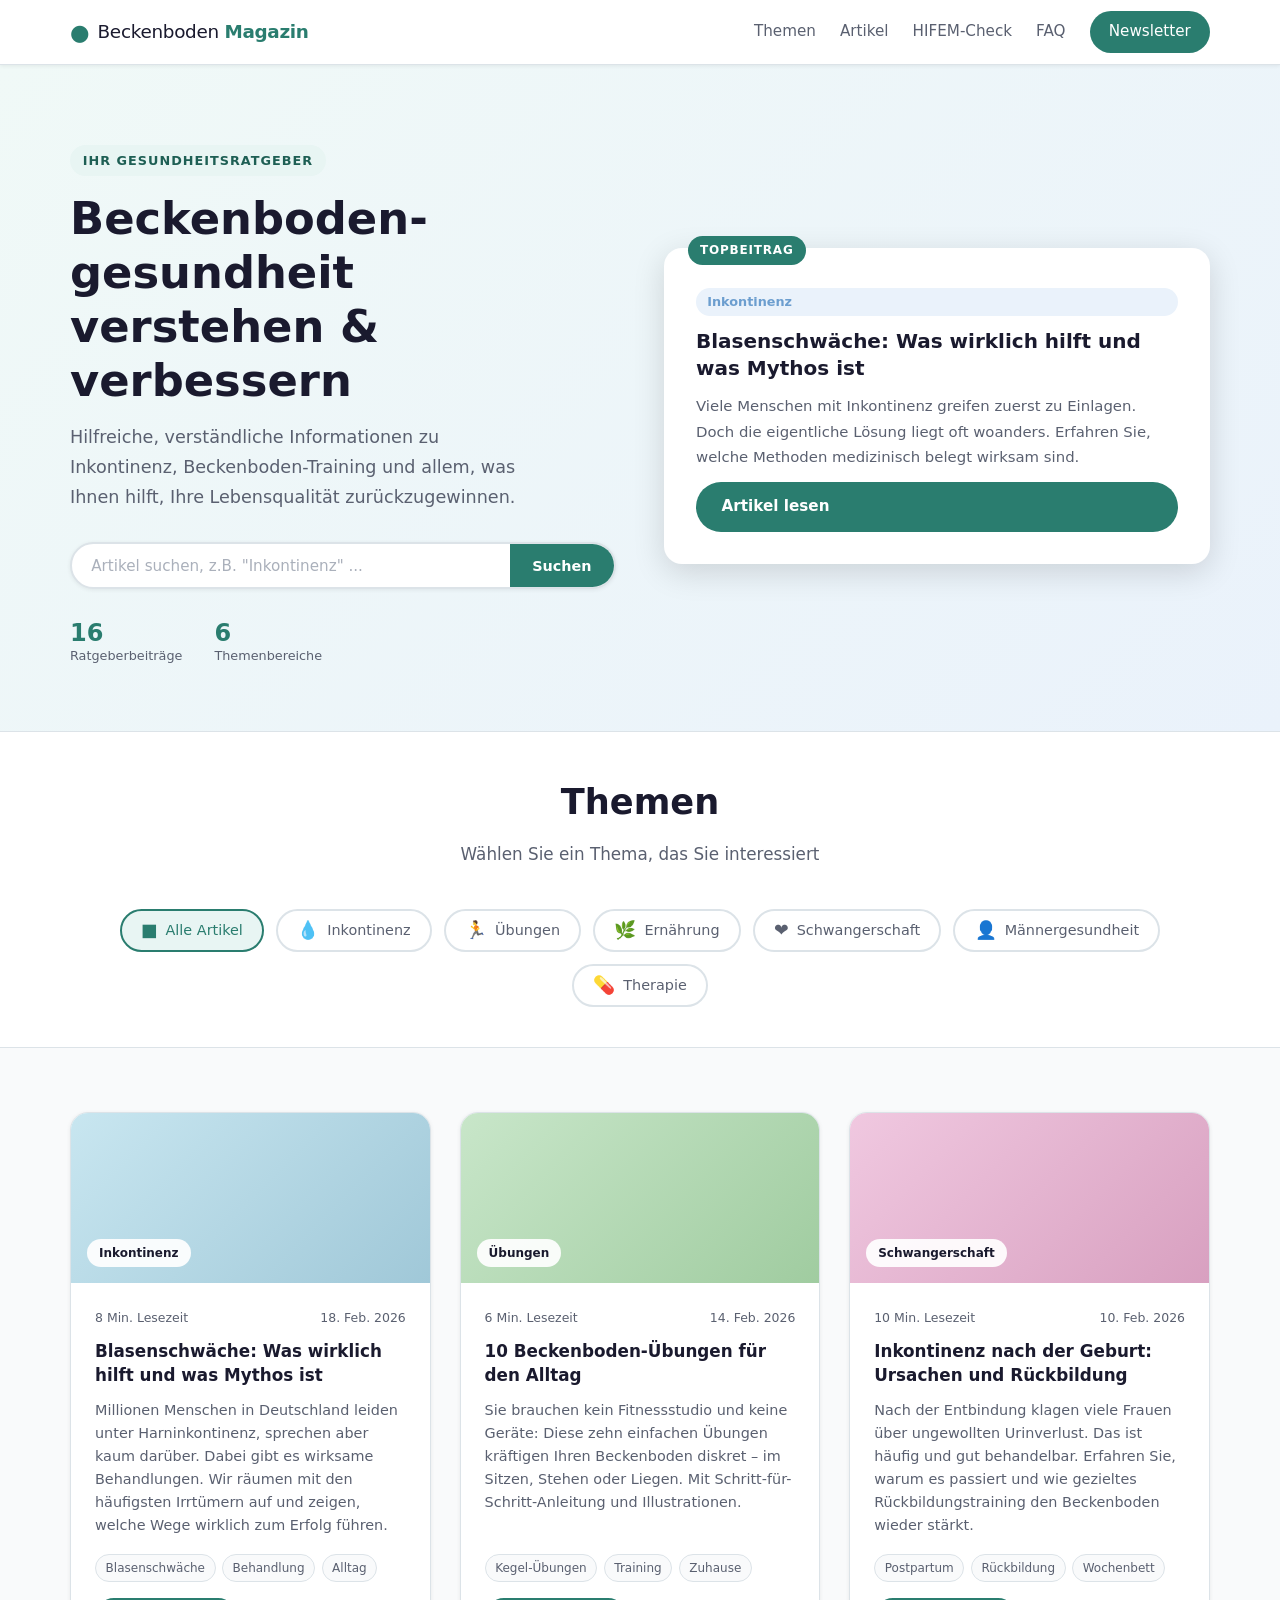
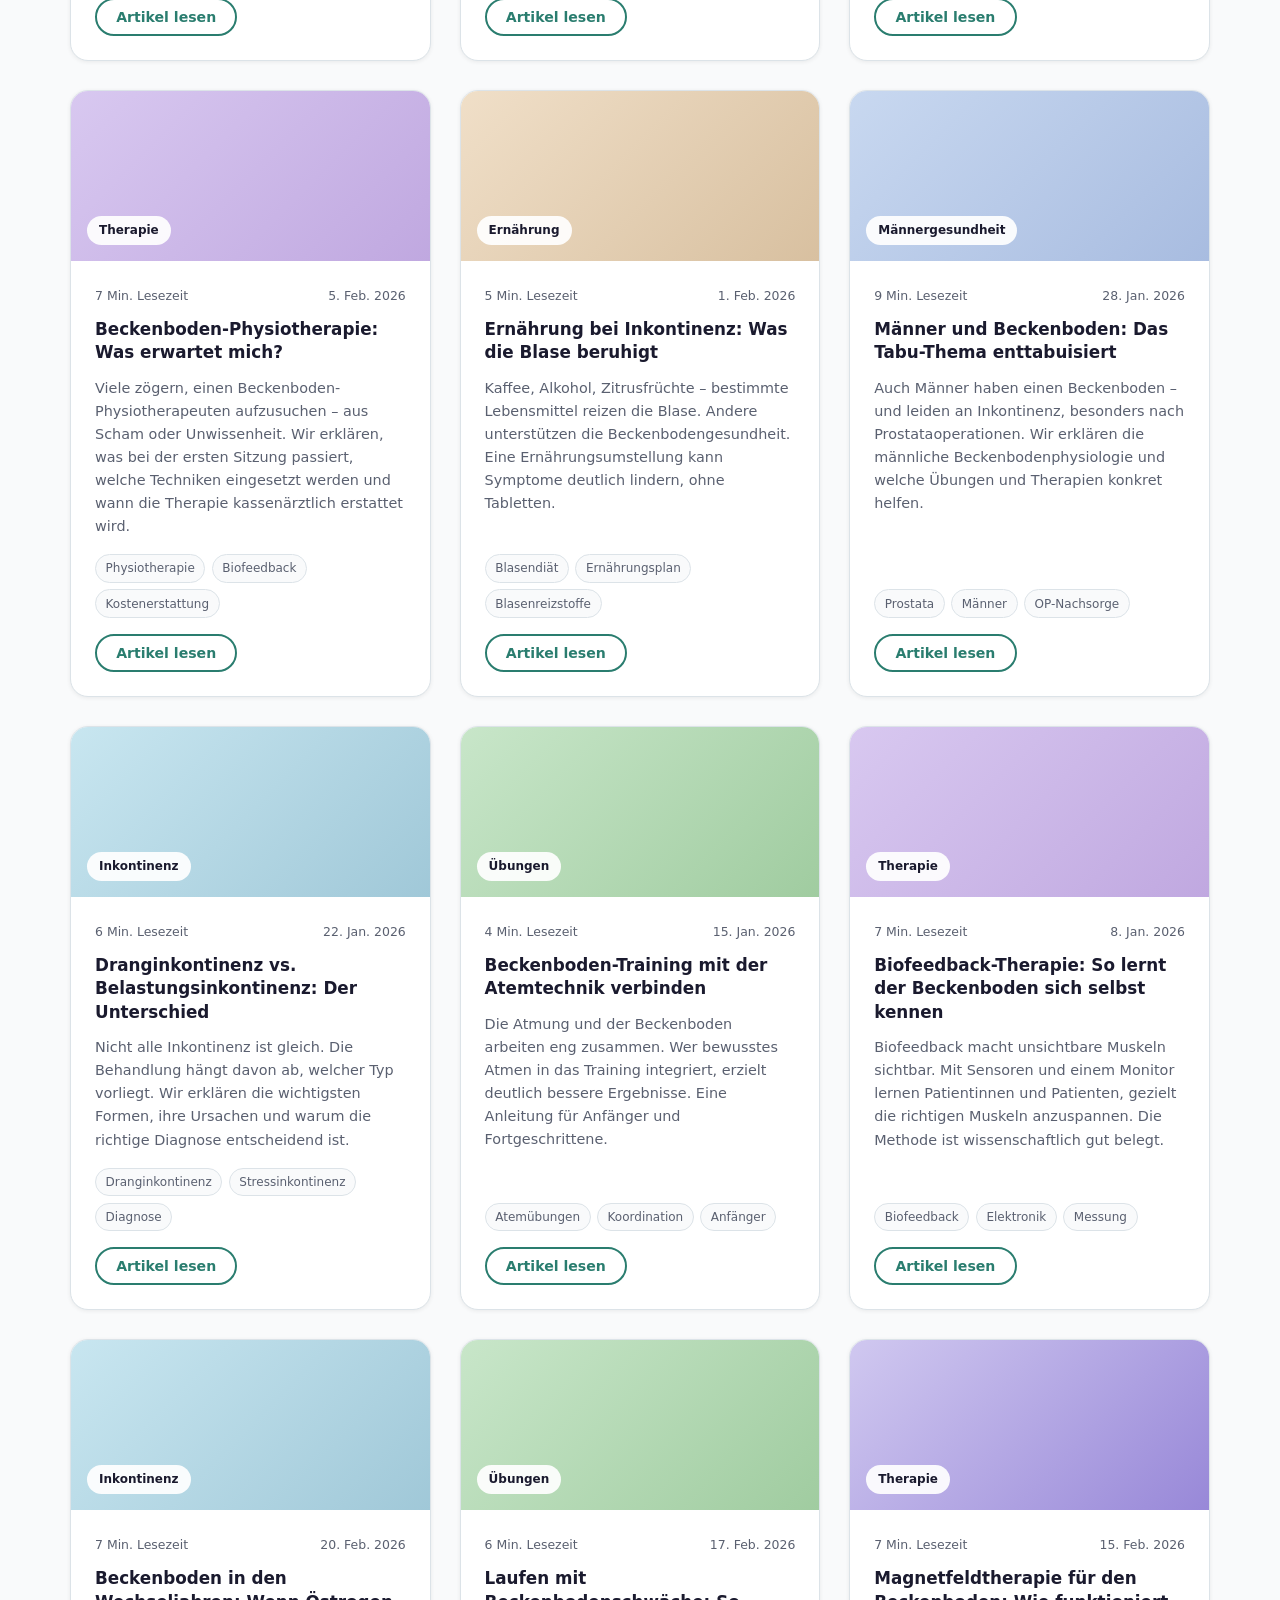
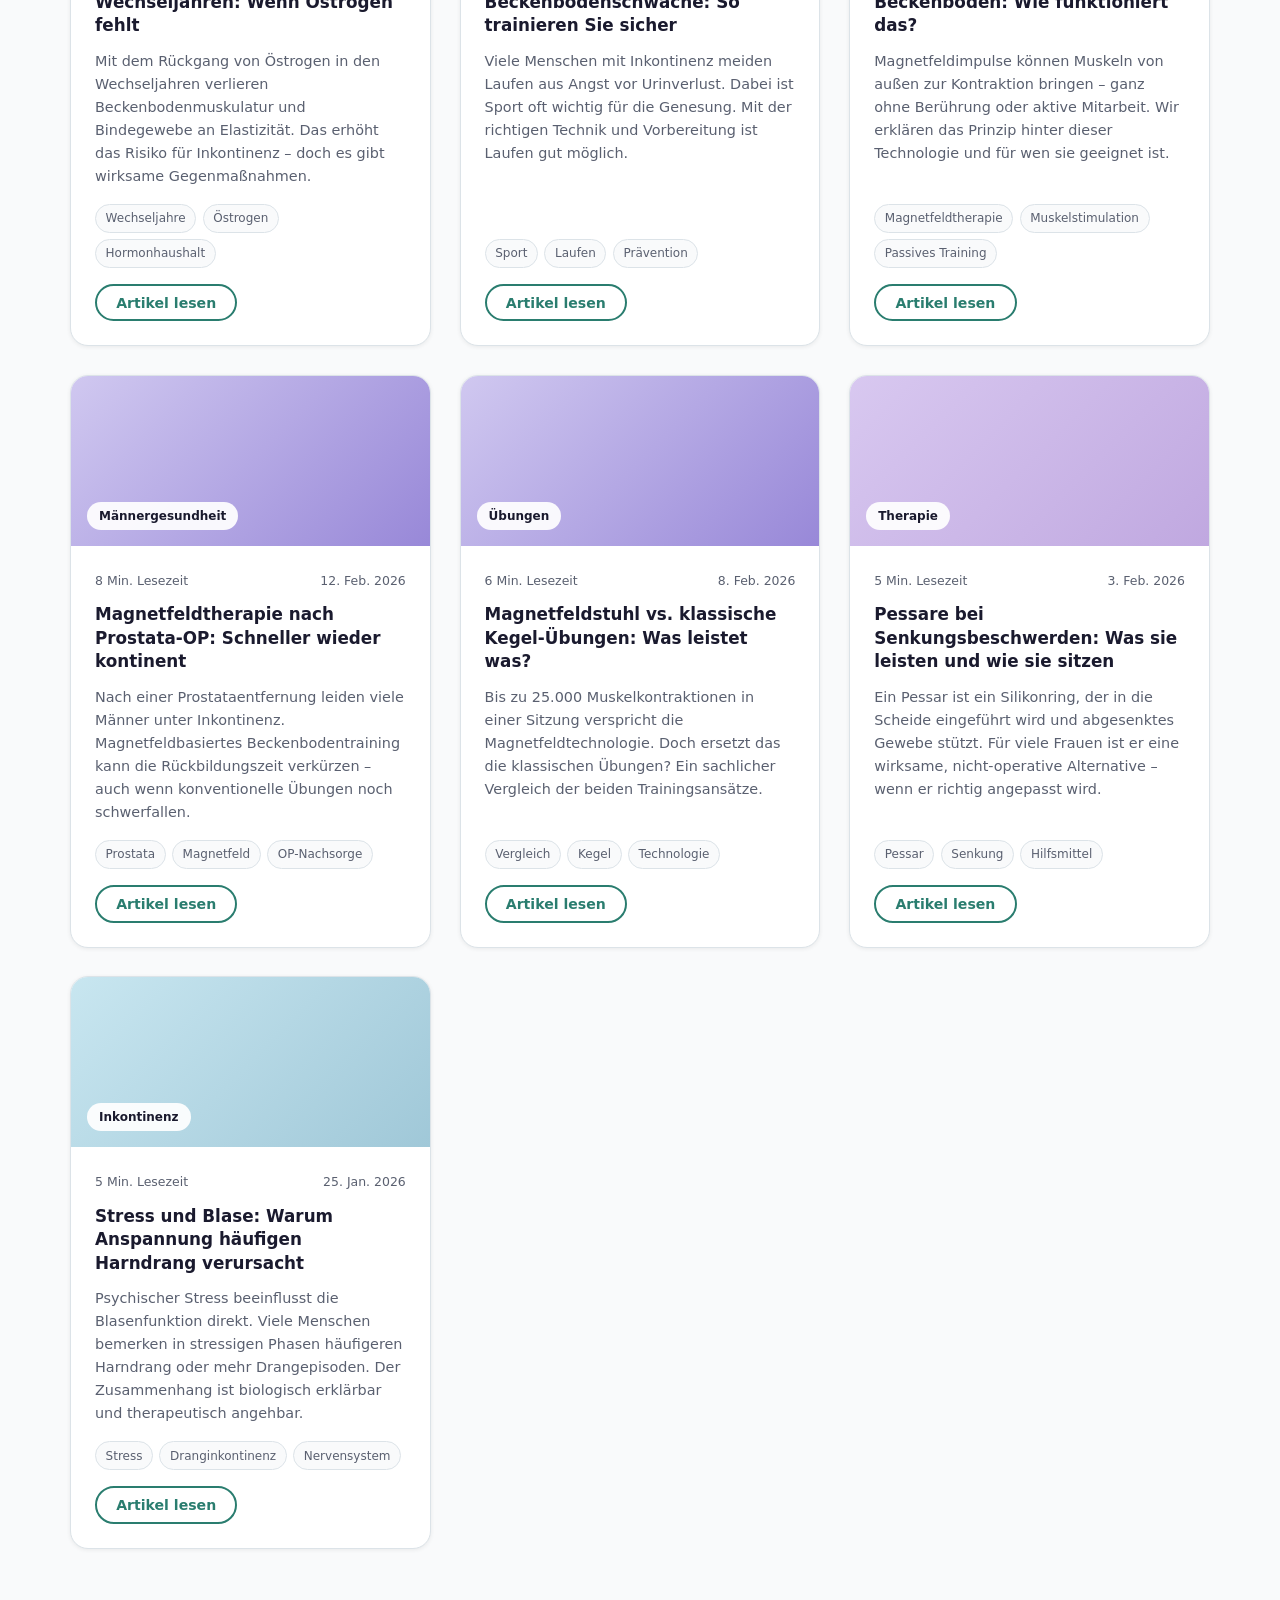
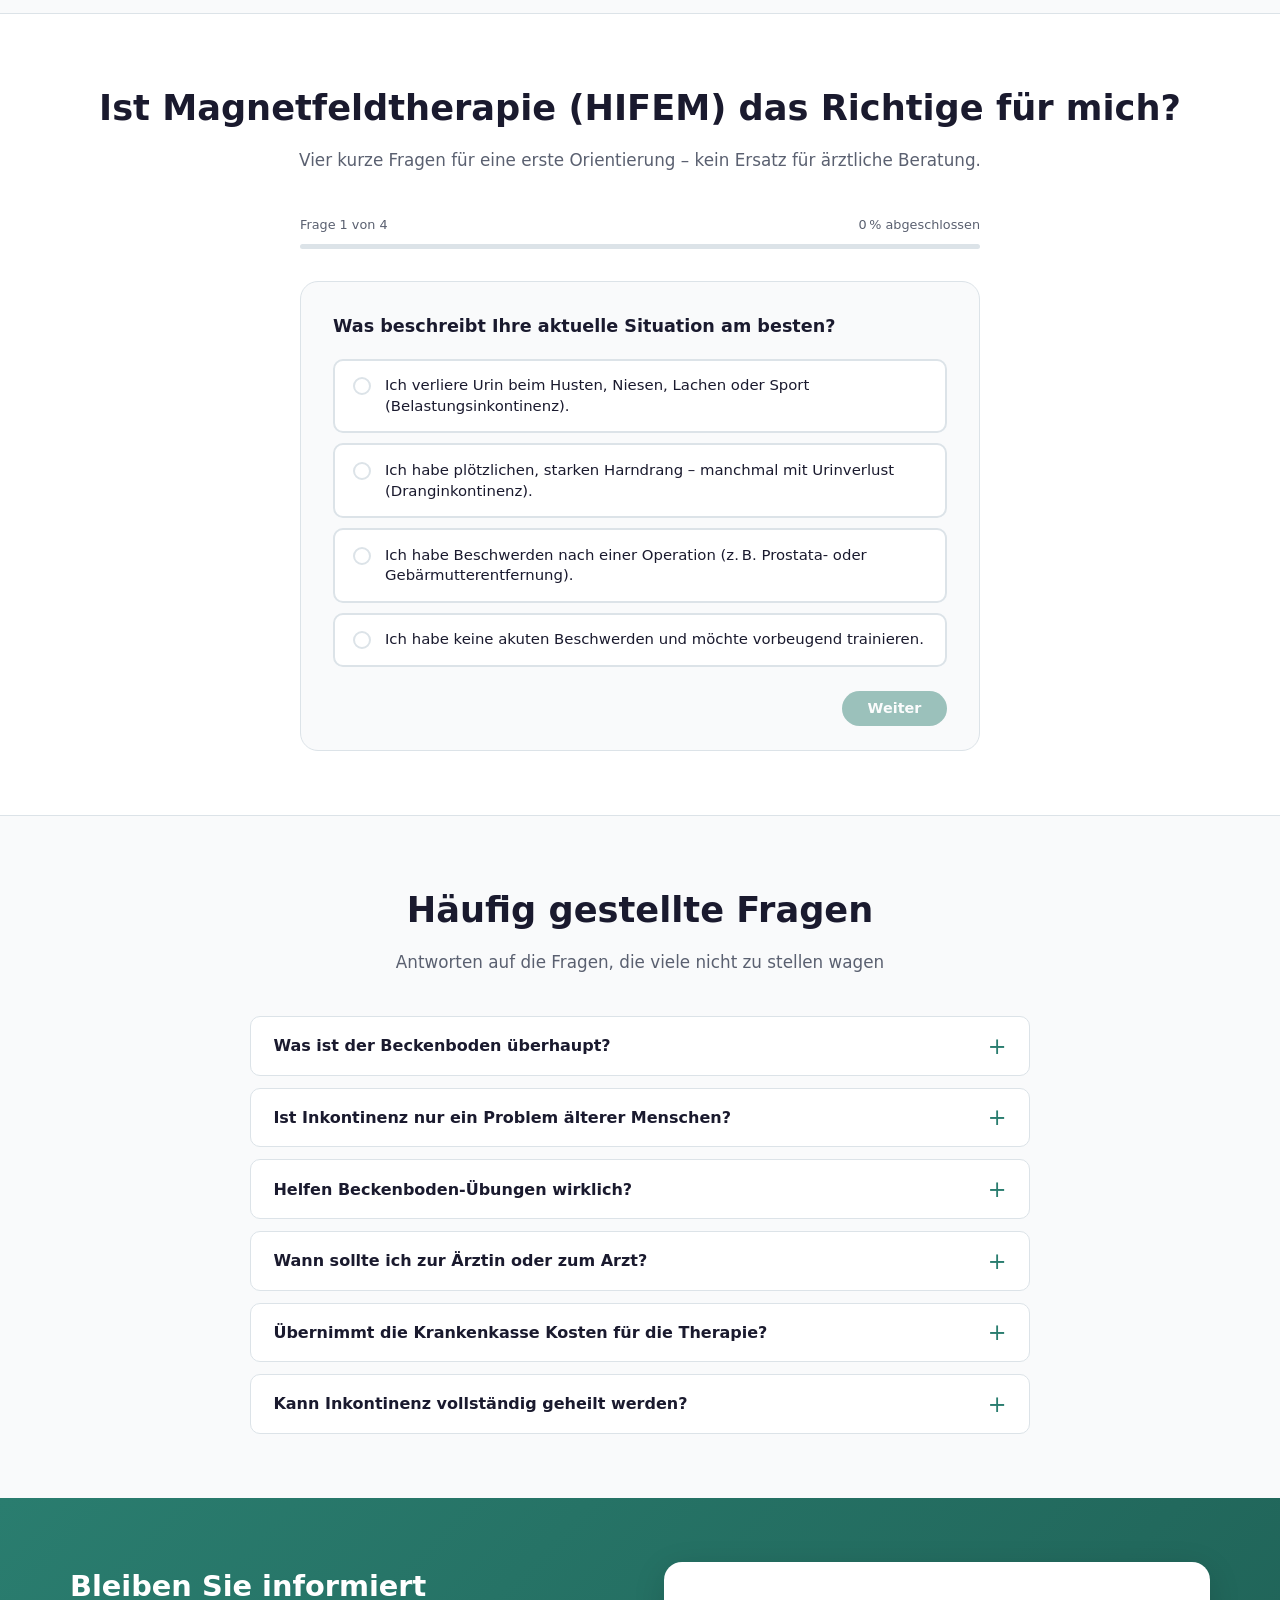
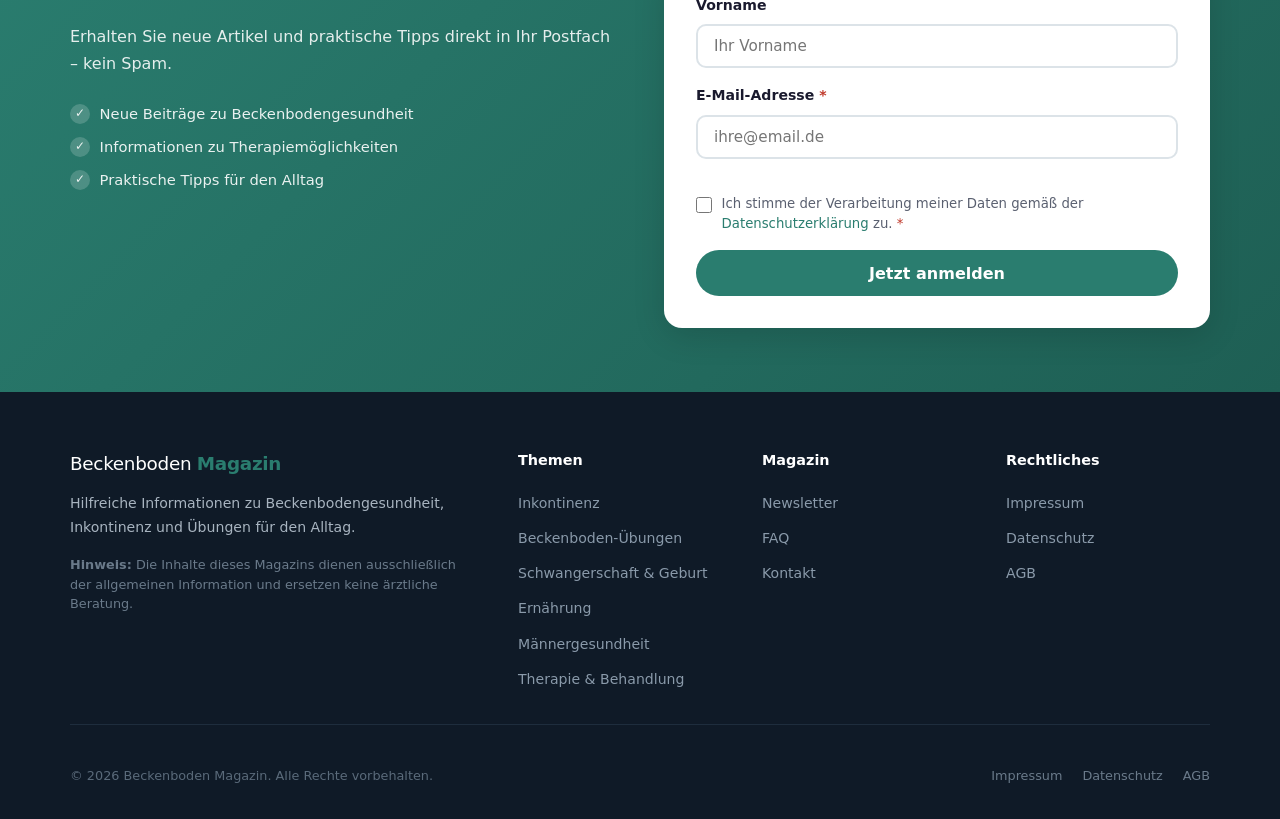
<file: index.html>
<!DOCTYPE html>
<html lang="de">
<head>
    <meta charset="UTF-8">
    <meta name="viewport" content="width=device-width, initial-scale=1.0">
    <meta name="description" content="Beckenboden Magazin - Expertenwissen zu Inkontinenz, Beckenboden-Übungen und Blasenschwäche. Hilfreiche Artikel für Ihre Gesundheit.">
    <title>Beckenboden Magazin - Ihr Ratgeber für Beckenbodengesundheit</title>
    <link rel="stylesheet" href="styles.css">
</head>
<body>

    <!-- Header -->
    <header class="header" id="top">
        <div class="container">
            <div class="header-content">
                <div class="logo">
                    <span class="logo-icon">&#9679;</span>
                    <span class="logo-text">Beckenboden <strong>Magazin</strong></span>
                </div>
                <nav class="main-nav" id="main-nav">
                    <a href="#kategorien">Themen</a>
                    <a href="#artikel">Artikel</a>
                    <a href="#quiz">HIFEM-Check</a>
                    <a href="#faq">FAQ</a>
                    <a href="#newsletter" class="btn-nav">Newsletter</a>
                </nav>
                <button class="nav-toggle" id="nav-toggle" aria-label="Menü öffnen">
                    <span></span><span></span><span></span>
                </button>
            </div>
        </div>
    </header>

    <!-- Hero -->
    <section class="hero">
        <div class="container">
            <div class="hero-inner">
                <div class="hero-text">
                    <span class="hero-tag">Ihr Gesundheitsratgeber</span>
                    <h1>Beckenboden&shy;gesundheit verstehen &amp; verbessern</h1>
                    <p class="hero-lead">Hilfreiche, verständliche Informationen zu Inkontinenz, Beckenboden-Training und allem, was Ihnen hilft, Ihre Lebensqualität zurückzugewinnen.</p>
                    <div class="hero-search">
                        <input type="text" id="search-input" placeholder="Artikel suchen, z.B. &quot;Inkontinenz&quot; ..." aria-label="Artikel suchen">
                        <button id="search-btn" aria-label="Suchen">Suchen</button>
                    </div>
                    <div class="hero-stats">
                        <div class="stat">
                            <strong>16</strong>
                            <span>Ratgeberbeiträge</span>
                        </div>
                        <div class="stat">
                            <strong>6</strong>
                            <span>Themenbereiche</span>
                        </div>
                    </div>
                </div>
                <div class="hero-featured">
                    <div class="featured-card">
                        <span class="featured-label">Topbeitrag</span>
                        <span class="featured-category">Inkontinenz</span>
                        <h2>Blasenschwäche: Was wirklich hilft und was Mythos ist</h2>
                        <p>Viele Menschen mit Inkontinenz greifen zuerst zu Einlagen. Doch die eigentliche Lösung liegt oft woanders. Erfahren Sie, welche Methoden medizinisch belegt wirksam sind.</p>
                        <a href="#artikel-inkontinenz" class="btn-primary">Artikel lesen</a>
                    </div>
                </div>
            </div>
        </div>
    </section>

    <!-- Kategorien -->
    <section class="kategorien" id="kategorien">
        <div class="container">
            <h2 class="section-title">Themen</h2>
            <p class="section-subtitle">Wählen Sie ein Thema, das Sie interessiert</p>
            <div class="kategorie-grid">
                <button class="kategorie-btn active" data-filter="alle">
                    <span class="kat-icon">&#9632;</span>
                    <span>Alle Artikel</span>
                </button>
                <button class="kategorie-btn" data-filter="inkontinenz">
                    <span class="kat-icon">&#128167;</span>
                    <span>Inkontinenz</span>
                </button>
                <button class="kategorie-btn" data-filter="uebungen">
                    <span class="kat-icon">&#127939;</span>
                    <span>Übungen</span>
                </button>
                <button class="kategorie-btn" data-filter="ernaehrung">
                    <span class="kat-icon">&#127807;</span>
                    <span>Ernährung</span>
                </button>
                <button class="kategorie-btn" data-filter="schwangerschaft">
                    <span class="kat-icon">&#10084;</span>
                    <span>Schwangerschaft</span>
                </button>
                <button class="kategorie-btn" data-filter="maenner">
                    <span class="kat-icon">&#128100;</span>
                    <span>Männergesundheit</span>
                </button>
                <button class="kategorie-btn" data-filter="therapie">
                    <span class="kat-icon">&#128138;</span>
                    <span>Therapie</span>
                </button>
            </div>
        </div>
    </section>

    <!-- Artikel -->
    <section class="artikel-section" id="artikel">
        <div class="container">
            <div id="no-results" class="no-results hidden">
                <p>Keine Artikel gefunden. Versuchen Sie einen anderen Suchbegriff.</p>
                <button id="reset-search">Alle Artikel anzeigen</button>
            </div>
            <div class="artikel-grid" id="artikel-grid">

                <!-- Artikel 1 -->
                <article class="artikel-karte" data-kategorie="inkontinenz" id="artikel-inkontinenz">
                    <div class="artikel-bild inkontinenz-bg">
                        <span class="artikel-kategorie-badge">Inkontinenz</span>
                    </div>
                    <div class="artikel-inhalt">
                        <div class="artikel-meta">
                            <span class="lesezeit">8 Min. Lesezeit</span>
                            <span class="datum">18. Feb. 2026</span>
                        </div>
                        <h3>Blasenschwäche: Was wirklich hilft und was Mythos ist</h3>
                        <p>Millionen Menschen in Deutschland leiden unter Harninkontinenz, sprechen aber kaum darüber. Dabei gibt es wirksame Behandlungen. Wir räumen mit den häufigsten Irrtümern auf und zeigen, welche Wege wirklich zum Erfolg führen.</p>
                        <div class="artikel-tags">
                            <span>Blasenschwäche</span>
                            <span>Behandlung</span>
                            <span>Alltag</span>
                        </div>
                        <button class="artikel-lesen-btn">Artikel lesen</button>
                    </div>
                </article>

                <!-- Artikel 2 -->
                <article class="artikel-karte" data-kategorie="uebungen">
                    <div class="artikel-bild uebungen-bg">
                        <span class="artikel-kategorie-badge">Übungen</span>
                    </div>
                    <div class="artikel-inhalt">
                        <div class="artikel-meta">
                            <span class="lesezeit">6 Min. Lesezeit</span>
                            <span class="datum">14. Feb. 2026</span>
                        </div>
                        <h3>10 Beckenboden-Übungen für den Alltag</h3>
                        <p>Sie brauchen kein Fitnessstudio und keine Geräte: Diese zehn einfachen Übungen kräftigen Ihren Beckenboden diskret – im Sitzen, Stehen oder Liegen. Mit Schritt-für-Schritt-Anleitung und Illustrationen.</p>
                        <div class="artikel-tags">
                            <span>Kegel-Übungen</span>
                            <span>Training</span>
                            <span>Zuhause</span>
                        </div>
                        <button class="artikel-lesen-btn">Artikel lesen</button>
                    </div>
                </article>

                <!-- Artikel 3 -->
                <article class="artikel-karte" data-kategorie="schwangerschaft">
                    <div class="artikel-bild schwangerschaft-bg">
                        <span class="artikel-kategorie-badge">Schwangerschaft</span>
                    </div>
                    <div class="artikel-inhalt">
                        <div class="artikel-meta">
                            <span class="lesezeit">10 Min. Lesezeit</span>
                            <span class="datum">10. Feb. 2026</span>
                        </div>
                        <h3>Inkontinenz nach der Geburt: Ursachen und Rückbildung</h3>
                        <p>Nach der Entbindung klagen viele Frauen über ungewollten Urinverlust. Das ist häufig und gut behandelbar. Erfahren Sie, warum es passiert und wie gezieltes Rückbildungstraining den Beckenboden wieder stärkt.</p>
                        <div class="artikel-tags">
                            <span>Postpartum</span>
                            <span>Rückbildung</span>
                            <span>Wochenbett</span>
                        </div>
                        <button class="artikel-lesen-btn">Artikel lesen</button>
                    </div>
                </article>

                <!-- Artikel 4 -->
                <article class="artikel-karte" data-kategorie="therapie">
                    <div class="artikel-bild therapie-bg">
                        <span class="artikel-kategorie-badge">Therapie</span>
                    </div>
                    <div class="artikel-inhalt">
                        <div class="artikel-meta">
                            <span class="lesezeit">7 Min. Lesezeit</span>
                            <span class="datum">5. Feb. 2026</span>
                        </div>
                        <h3>Beckenboden-Physiotherapie: Was erwartet mich?</h3>
                        <p>Viele zögern, einen Beckenboden-Physiotherapeuten aufzusuchen – aus Scham oder Unwissenheit. Wir erklären, was bei der ersten Sitzung passiert, welche Techniken eingesetzt werden und wann die Therapie kassenärztlich erstattet wird.</p>
                        <div class="artikel-tags">
                            <span>Physiotherapie</span>
                            <span>Biofeedback</span>
                            <span>Kostenerstattung</span>
                        </div>
                        <button class="artikel-lesen-btn">Artikel lesen</button>
                    </div>
                </article>

                <!-- Artikel 5 -->
                <article class="artikel-karte" data-kategorie="ernaehrung">
                    <div class="artikel-bild ernaehrung-bg">
                        <span class="artikel-kategorie-badge">Ernährung</span>
                    </div>
                    <div class="artikel-inhalt">
                        <div class="artikel-meta">
                            <span class="lesezeit">5 Min. Lesezeit</span>
                            <span class="datum">1. Feb. 2026</span>
                        </div>
                        <h3>Ernährung bei Inkontinenz: Was die Blase beruhigt</h3>
                        <p>Kaffee, Alkohol, Zitrusfrüchte – bestimmte Lebensmittel reizen die Blase. Andere unterstützen die Beckenbodengesundheit. Eine Ernährungsumstellung kann Symptome deutlich lindern, ohne Tabletten.</p>
                        <div class="artikel-tags">
                            <span>Blasendiät</span>
                            <span>Ernährungsplan</span>
                            <span>Blasenreizstoffe</span>
                        </div>
                        <button class="artikel-lesen-btn">Artikel lesen</button>
                    </div>
                </article>

                <!-- Artikel 6 -->
                <article class="artikel-karte" data-kategorie="maenner">
                    <div class="artikel-bild maenner-bg">
                        <span class="artikel-kategorie-badge">Männergesundheit</span>
                    </div>
                    <div class="artikel-inhalt">
                        <div class="artikel-meta">
                            <span class="lesezeit">9 Min. Lesezeit</span>
                            <span class="datum">28. Jan. 2026</span>
                        </div>
                        <h3>Männer und Beckenboden: Das Tabu-Thema enttabuisiert</h3>
                        <p>Auch Männer haben einen Beckenboden – und leiden an Inkontinenz, besonders nach Prostataoperationen. Wir erklären die männliche Beckenbodenphysiologie und welche Übungen und Therapien konkret helfen.</p>
                        <div class="artikel-tags">
                            <span>Prostata</span>
                            <span>Männer</span>
                            <span>OP-Nachsorge</span>
                        </div>
                        <button class="artikel-lesen-btn">Artikel lesen</button>
                    </div>
                </article>

                <!-- Artikel 7 -->
                <article class="artikel-karte" data-kategorie="inkontinenz">
                    <div class="artikel-bild inkontinenz-bg">
                        <span class="artikel-kategorie-badge">Inkontinenz</span>
                    </div>
                    <div class="artikel-inhalt">
                        <div class="artikel-meta">
                            <span class="lesezeit">6 Min. Lesezeit</span>
                            <span class="datum">22. Jan. 2026</span>
                        </div>
                        <h3>Dranginkontinenz vs. Belastungsinkontinenz: Der Unterschied</h3>
                        <p>Nicht alle Inkontinenz ist gleich. Die Behandlung hängt davon ab, welcher Typ vorliegt. Wir erklären die wichtigsten Formen, ihre Ursachen und warum die richtige Diagnose entscheidend ist.</p>
                        <div class="artikel-tags">
                            <span>Dranginkontinenz</span>
                            <span>Stressinkontinenz</span>
                            <span>Diagnose</span>
                        </div>
                        <button class="artikel-lesen-btn">Artikel lesen</button>
                    </div>
                </article>

                <!-- Artikel 8 -->
                <article class="artikel-karte" data-kategorie="uebungen">
                    <div class="artikel-bild uebungen-bg">
                        <span class="artikel-kategorie-badge">Übungen</span>
                    </div>
                    <div class="artikel-inhalt">
                        <div class="artikel-meta">
                            <span class="lesezeit">4 Min. Lesezeit</span>
                            <span class="datum">15. Jan. 2026</span>
                        </div>
                        <h3>Beckenboden-Training mit der Atemtechnik verbinden</h3>
                        <p>Die Atmung und der Beckenboden arbeiten eng zusammen. Wer bewusstes Atmen in das Training integriert, erzielt deutlich bessere Ergebnisse. Eine Anleitung für Anfänger und Fortgeschrittene.</p>
                        <div class="artikel-tags">
                            <span>Atemübungen</span>
                            <span>Koordination</span>
                            <span>Anfänger</span>
                        </div>
                        <button class="artikel-lesen-btn">Artikel lesen</button>
                    </div>
                </article>

                <!-- Artikel 9 -->
                <article class="artikel-karte" data-kategorie="therapie">
                    <div class="artikel-bild therapie-bg">
                        <span class="artikel-kategorie-badge">Therapie</span>
                    </div>
                    <div class="artikel-inhalt">
                        <div class="artikel-meta">
                            <span class="lesezeit">7 Min. Lesezeit</span>
                            <span class="datum">8. Jan. 2026</span>
                        </div>
                        <h3>Biofeedback-Therapie: So lernt der Beckenboden sich selbst kennen</h3>
                        <p>Biofeedback macht unsichtbare Muskeln sichtbar. Mit Sensoren und einem Monitor lernen Patientinnen und Patienten, gezielt die richtigen Muskeln anzuspannen. Die Methode ist wissenschaftlich gut belegt.</p>
                        <div class="artikel-tags">
                            <span>Biofeedback</span>
                            <span>Elektronik</span>
                            <span>Messung</span>
                        </div>
                        <button class="artikel-lesen-btn">Artikel lesen</button>
                    </div>
                </article>

                <!-- Artikel 10 -->
                <article class="artikel-karte" data-kategorie="inkontinenz">
                    <div class="artikel-bild inkontinenz-bg">
                        <span class="artikel-kategorie-badge">Inkontinenz</span>
                    </div>
                    <div class="artikel-inhalt">
                        <div class="artikel-meta">
                            <span class="lesezeit">7 Min. Lesezeit</span>
                            <span class="datum">20. Feb. 2026</span>
                        </div>
                        <h3>Beckenboden in den Wechseljahren: Wenn Östrogen fehlt</h3>
                        <p>Mit dem Rückgang von Östrogen in den Wechseljahren verlieren Beckenbodenmuskulatur und Bindegewebe an Elastizität. Das erhöht das Risiko für Inkontinenz – doch es gibt wirksame Gegenmaßnahmen.</p>
                        <div class="artikel-tags">
                            <span>Wechseljahre</span>
                            <span>Östrogen</span>
                            <span>Hormonhaushalt</span>
                        </div>
                        <button class="artikel-lesen-btn">Artikel lesen</button>
                    </div>
                </article>

                <!-- Artikel 11 -->
                <article class="artikel-karte" data-kategorie="uebungen">
                    <div class="artikel-bild uebungen-bg">
                        <span class="artikel-kategorie-badge">Übungen</span>
                    </div>
                    <div class="artikel-inhalt">
                        <div class="artikel-meta">
                            <span class="lesezeit">6 Min. Lesezeit</span>
                            <span class="datum">17. Feb. 2026</span>
                        </div>
                        <h3>Laufen mit Beckenbodenschwäche: So trainieren Sie sicher</h3>
                        <p>Viele Menschen mit Inkontinenz meiden Laufen aus Angst vor Urinverlust. Dabei ist Sport oft wichtig für die Genesung. Mit der richtigen Technik und Vorbereitung ist Laufen gut möglich.</p>
                        <div class="artikel-tags">
                            <span>Sport</span>
                            <span>Laufen</span>
                            <span>Prävention</span>
                        </div>
                        <button class="artikel-lesen-btn">Artikel lesen</button>
                    </div>
                </article>

                <!-- Artikel 12 -->
                <article class="artikel-karte" data-kategorie="therapie">
                    <div class="artikel-bild magnetfeld-bg">
                        <span class="artikel-kategorie-badge">Therapie</span>
                    </div>
                    <div class="artikel-inhalt">
                        <div class="artikel-meta">
                            <span class="lesezeit">7 Min. Lesezeit</span>
                            <span class="datum">15. Feb. 2026</span>
                        </div>
                        <h3>Magnetfeldtherapie für den Beckenboden: Wie funktioniert das?</h3>
                        <p>Magnetfeldimpulse können Muskeln von außen zur Kontraktion bringen – ganz ohne Berührung oder aktive Mitarbeit. Wir erklären das Prinzip hinter dieser Technologie und für wen sie geeignet ist.</p>
                        <div class="artikel-tags">
                            <span>Magnetfeldtherapie</span>
                            <span>Muskelstimulation</span>
                            <span>Passives Training</span>
                        </div>
                        <button class="artikel-lesen-btn">Artikel lesen</button>
                    </div>
                </article>

                <!-- Artikel 11 -->
                <article class="artikel-karte" data-kategorie="maenner">
                    <div class="artikel-bild magnetfeld-bg">
                        <span class="artikel-kategorie-badge">Männergesundheit</span>
                    </div>
                    <div class="artikel-inhalt">
                        <div class="artikel-meta">
                            <span class="lesezeit">8 Min. Lesezeit</span>
                            <span class="datum">12. Feb. 2026</span>
                        </div>
                        <h3>Magnetfeldtherapie nach Prostata-OP: Schneller wieder kontinent</h3>
                        <p>Nach einer Prostataentfernung leiden viele Männer unter Inkontinenz. Magnetfeldbasiertes Beckenbodentraining kann die Rückbildungszeit verkürzen – auch wenn konventionelle Übungen noch schwerfallen.</p>
                        <div class="artikel-tags">
                            <span>Prostata</span>
                            <span>Magnetfeld</span>
                            <span>OP-Nachsorge</span>
                        </div>
                        <button class="artikel-lesen-btn">Artikel lesen</button>
                    </div>
                </article>

                <!-- Artikel 12 -->
                <article class="artikel-karte" data-kategorie="uebungen">
                    <div class="artikel-bild magnetfeld-bg">
                        <span class="artikel-kategorie-badge">Übungen</span>
                    </div>
                    <div class="artikel-inhalt">
                        <div class="artikel-meta">
                            <span class="lesezeit">6 Min. Lesezeit</span>
                            <span class="datum">8. Feb. 2026</span>
                        </div>
                        <h3>Magnetfeldstuhl vs. klassische Kegel-Übungen: Was leistet was?</h3>
                        <p>Bis zu 25.000 Muskelkontraktionen in einer Sitzung verspricht die Magnetfeldtechnologie. Doch ersetzt das die klassischen Übungen? Ein sachlicher Vergleich der beiden Trainingsansätze.</p>
                        <div class="artikel-tags">
                            <span>Vergleich</span>
                            <span>Kegel</span>
                            <span>Technologie</span>
                        </div>
                        <button class="artikel-lesen-btn">Artikel lesen</button>
                    </div>
                </article>

                <article class="artikel-karte" data-kategorie="therapie">
                    <div class="artikel-bild therapie-bg">
                        <span class="artikel-kategorie-badge">Therapie</span>
                    </div>
                    <div class="artikel-inhalt">
                        <div class="artikel-meta">
                            <span class="lesezeit">5 Min. Lesezeit</span>
                            <span class="datum">3. Feb. 2026</span>
                        </div>
                        <h3>Pessare bei Senkungsbeschwerden: Was sie leisten und wie sie sitzen</h3>
                        <p>Ein Pessar ist ein Silikonring, der in die Scheide eingeführt wird und abgesenktes Gewebe stützt. Für viele Frauen ist er eine wirksame, nicht-operative Alternative – wenn er richtig angepasst wird.</p>
                        <div class="artikel-tags">
                            <span>Pessar</span>
                            <span>Senkung</span>
                            <span>Hilfsmittel</span>
                        </div>
                        <button class="artikel-lesen-btn">Artikel lesen</button>
                    </div>
                </article>

                <article class="artikel-karte" data-kategorie="inkontinenz">
                    <div class="artikel-bild inkontinenz-bg">
                        <span class="artikel-kategorie-badge">Inkontinenz</span>
                    </div>
                    <div class="artikel-inhalt">
                        <div class="artikel-meta">
                            <span class="lesezeit">5 Min. Lesezeit</span>
                            <span class="datum">25. Jan. 2026</span>
                        </div>
                        <h3>Stress und Blase: Warum Anspannung häufigen Harndrang verursacht</h3>
                        <p>Psychischer Stress beeinflusst die Blasenfunktion direkt. Viele Menschen bemerken in stressigen Phasen häufigeren Harndrang oder mehr Drangepisoden. Der Zusammenhang ist biologisch erklärbar und therapeutisch angehbar.</p>
                        <div class="artikel-tags">
                            <span>Stress</span>
                            <span>Dranginkontinenz</span>
                            <span>Nervensystem</span>
                        </div>
                        <button class="artikel-lesen-btn">Artikel lesen</button>
                    </div>
                </article>

            </div>
        </div>
    </section>

    <!-- Quiz -->
    <section class="quiz-section" id="quiz">
        <div class="container">
            <h2 class="section-title">Ist Magnetfeldtherapie (HIFEM) das Richtige für mich?</h2>
            <p class="section-subtitle">Vier kurze Fragen für eine erste Orientierung – kein Ersatz für ärztliche Beratung.</p>
            <div class="quiz-wrap" id="quiz-wrap">
                <!-- Wird von script.js befüllt -->
            </div>
        </div>
    </section>

    <!-- FAQ -->
    <section class="faq-section" id="faq">
        <div class="container">
            <h2 class="section-title">Häufig gestellte Fragen</h2>
            <p class="section-subtitle">Antworten auf die Fragen, die viele nicht zu stellen wagen</p>
            <div class="faq-liste" id="faq-liste">

                <div class="faq-item">
                    <button class="faq-frage" aria-expanded="false">
                        <span>Was ist der Beckenboden überhaupt?</span>
                        <span class="faq-icon" aria-hidden="true">+</span>
                    </button>
                    <div class="faq-antwort" hidden>
                        <p>Der Beckenboden ist eine Muskelplatte, die das Becken nach unten abschließt. Er besteht aus mehreren Schichten von Muskeln und Bindegewebe und trägt die Organe des kleinen Beckens: Blase, Darm und – bei Frauen – die Gebärmutter. Er spielt eine zentrale Rolle bei der Kontrolle von Blase und Darm sowie bei der sexuellen Funktion.</p>
                    </div>
                </div>

                <div class="faq-item">
                    <button class="faq-frage" aria-expanded="false">
                        <span>Ist Inkontinenz nur ein Problem älterer Menschen?</span>
                        <span class="faq-icon" aria-hidden="true">+</span>
                    </button>
                    <div class="faq-antwort" hidden>
                        <p>Nein. Inkontinenz betrifft Menschen jeden Alters. Besonders häufig tritt sie nach Schwangerschaften und Geburten auf, nach Prostataoperationen bei Männern sowie in den Wechseljahren. Schätzungsweise leidet jede dritte Frau und jeder zehnte Mann im Laufe des Lebens an Harninkontinenz – unabhängig vom Alter.</p>
                    </div>
                </div>

                <div class="faq-item">
                    <button class="faq-frage" aria-expanded="false">
                        <span>Helfen Beckenboden-Übungen wirklich?</span>
                        <span class="faq-icon" aria-hidden="true">+</span>
                    </button>
                    <div class="faq-antwort" hidden>
                        <p>Ja – bei vielen Formen der Inkontinenz sind gezielte Beckenboden-Übungen die erste und wirksamste Behandlungsoption. Studien zeigen, dass regelmäßiges Training (3–4 Mal täglich, über mindestens 12 Wochen) die Symptome bei 60–80 % der Betroffenen deutlich reduziert. Wichtig ist, die Übungen korrekt auszuführen – viele Menschen spannen unbewusst die falschen Muskeln an.</p>
                    </div>
                </div>

                <div class="faq-item">
                    <button class="faq-frage" aria-expanded="false">
                        <span>Wann sollte ich zur Ärztin oder zum Arzt?</span>
                        <span class="faq-icon" aria-hidden="true">+</span>
                    </button>
                    <div class="faq-antwort" hidden>
                        <p>Suchen Sie ärztliche Hilfe, wenn: ungewollter Urinverlust Ihren Alltag einschränkt, die Symptome plötzlich auftreten oder sich verschlechtern, Sie Blut im Urin bemerken, Sie Schmerzen beim Wasserlassen haben, oder Hausmittel und Übungen nach 8–12 Wochen keine Verbesserung bringen. Inkontinenz ist behandelbar – sprechen Sie offen mit Ihrer Ärztin oder Ihrem Arzt.</p>
                    </div>
                </div>

                <div class="faq-item">
                    <button class="faq-frage" aria-expanded="false">
                        <span>Übernimmt die Krankenkasse Kosten für die Therapie?</span>
                        <span class="faq-icon" aria-hidden="true">+</span>
                    </button>
                    <div class="faq-antwort" hidden>
                        <p>Ja, in vielen Fällen. Gesetzliche Krankenkassen übernehmen in der Regel die Kosten für Beckenboden-Physiotherapie, wenn sie ärztlich verordnet wird. Auch Biofeedback-Therapie und bestimmte Hilfsmittel können erstattet werden. Fragen Sie Ihre Krankenkasse nach den genauen Bedingungen. Privatkassen erstatten häufig ein breiteres Spektrum an Behandlungen.</p>
                    </div>
                </div>

                <div class="faq-item">
                    <button class="faq-frage" aria-expanded="false">
                        <span>Kann Inkontinenz vollständig geheilt werden?</span>
                        <span class="faq-icon" aria-hidden="true">+</span>
                    </button>
                    <div class="faq-antwort" hidden>
                        <p>Das hängt von der Art und Ursache der Inkontinenz ab. Viele Betroffene erreichen durch konservative Behandlung (Übungen, Physiotherapie, Verhaltensänderungen) eine deutliche oder vollständige Besserung. In anderen Fällen können Medikamente oder operative Eingriffe helfen. Selbst wenn eine vollständige Heilung nicht möglich ist, lässt sich die Lebensqualität in fast allen Fällen erheblich verbessern.</p>
                    </div>
                </div>

            </div>
        </div>
    </section>

    <!-- Newsletter -->
    <section class="newsletter-section" id="newsletter">
        <div class="container">
            <div class="newsletter-inner">
                <div class="newsletter-text">
                    <h2>Bleiben Sie informiert</h2>
                    <p>Erhalten Sie neue Artikel und praktische Tipps direkt in Ihr Postfach – kein Spam.</p>
                    <ul class="newsletter-vorteile">
                        <li>Neue Beiträge zu Beckenbodengesundheit</li>
                        <li>Informationen zu Therapiemöglichkeiten</li>
                        <li>Praktische Tipps für den Alltag</li>
                    </ul>
                </div>
                <div class="newsletter-form-wrap">
                    <form class="newsletter-form" id="newsletter-form" novalidate>
                        <div class="form-group">
                            <label for="nl-name">Vorname</label>
                            <input type="text" id="nl-name" name="name" placeholder="Ihr Vorname" autocomplete="given-name">
                        </div>
                        <div class="form-group">
                            <label for="nl-email">E-Mail-Adresse <span class="required" aria-hidden="true">*</span></label>
                            <input type="email" id="nl-email" name="email" placeholder="ihre@email.de" required autocomplete="email">
                            <span class="field-error" id="email-error" role="alert"></span>
                        </div>
                        <div class="form-group form-checkbox">
                            <input type="checkbox" id="nl-datenschutz" name="datenschutz" required>
                            <label for="nl-datenschutz">Ich stimme der Verarbeitung meiner Daten gemäß der <a href="https://beckenboden-magazin.de/datenschutz" target="_blank" rel="noopener">Datenschutzerklärung</a> zu. <span class="required" aria-hidden="true">*</span></label>
                        </div>
                        <button type="submit" class="btn-primary btn-full">Jetzt anmelden</button>
                        <div class="form-success hidden" id="form-success" role="status">
                            Danke! Bitte bestatigen Sie Ihre Anmeldung per E-Mail.
                        </div>
                    </form>
                </div>
            </div>
        </div>
    </section>

    <!-- Footer -->
    <footer class="footer">
        <div class="container">
            <div class="footer-grid">
                <div class="footer-brand">
                    <span class="logo-text footer-logo">Beckenboden <strong>Magazin</strong></span>
                    <p>Hilfreiche Informationen zu Beckenbodengesundheit, Inkontinenz und Übungen für den Alltag.</p>
                    <p class="disclaimer"><strong>Hinweis:</strong> Die Inhalte dieses Magazins dienen ausschließlich der allgemeinen Information und ersetzen keine ärztliche Beratung.</p>
                </div>
                <div class="footer-nav">
                    <h4>Themen</h4>
                    <ul>
                        <li><a href="#" data-filter="inkontinenz">Inkontinenz</a></li>
                        <li><a href="#" data-filter="uebungen">Beckenboden-Übungen</a></li>
                        <li><a href="#" data-filter="schwangerschaft">Schwangerschaft &amp; Geburt</a></li>
                        <li><a href="#" data-filter="ernaehrung">Ernährung</a></li>
                        <li><a href="#" data-filter="maenner">Männergesundheit</a></li>
                        <li><a href="#" data-filter="therapie">Therapie &amp; Behandlung</a></li>
                    </ul>
                </div>
                <div class="footer-nav">
                    <h4>Magazin</h4>
                    <ul>
                        <li><a href="#newsletter">Newsletter</a></li>
                        <li><a href="#faq">FAQ</a></li>
                        <li><a href="#kontakt">Kontakt</a></li>
                    </ul>
                </div>
                <div class="footer-nav" id="kontakt">
                    <h4>Rechtliches</h4>
                    <ul>
                        <li><a href="https://beckenboden-magazin.de/impressum/" target="_blank" rel="noopener">Impressum</a></li>
                        <li><a href="https://beckenboden-magazin.de/datenschutz" target="_blank" rel="noopener">Datenschutz</a></li>
                        <li><a href="https://beckenboden-magazin.de/agb" target="_blank" rel="noopener">AGB</a></li>
                    </ul>
                </div>
            </div>
            <div class="footer-bottom">
                <p>&copy; 2026 Beckenboden Magazin. Alle Rechte vorbehalten.</p>
                <nav class="footer-legal-links" aria-label="Rechtliche Links">
                    <a href="https://beckenboden-magazin.de/impressum/" target="_blank" rel="noopener">Impressum</a>
                    <a href="https://beckenboden-magazin.de/datenschutz" target="_blank" rel="noopener">Datenschutz</a>
                    <a href="https://beckenboden-magazin.de/agb" target="_blank" rel="noopener">AGB</a>
                </nav>
            </div>
        </div>
    </footer>

    <!-- Artikel-Modal -->
    <div class="modal-overlay" id="modal-overlay" hidden>
        <div class="modal" role="dialog" aria-modal="true" aria-labelledby="modal-title">
            <button class="modal-close" id="modal-close" aria-label="Artikel schließen">&times;</button>
            <div class="modal-inhalt" id="modal-inhalt">
                <!-- Wird dynamisch befüllt -->
            </div>
        </div>
    </div>

    <script src="script.js"></script>
</body>
</html>
</file>
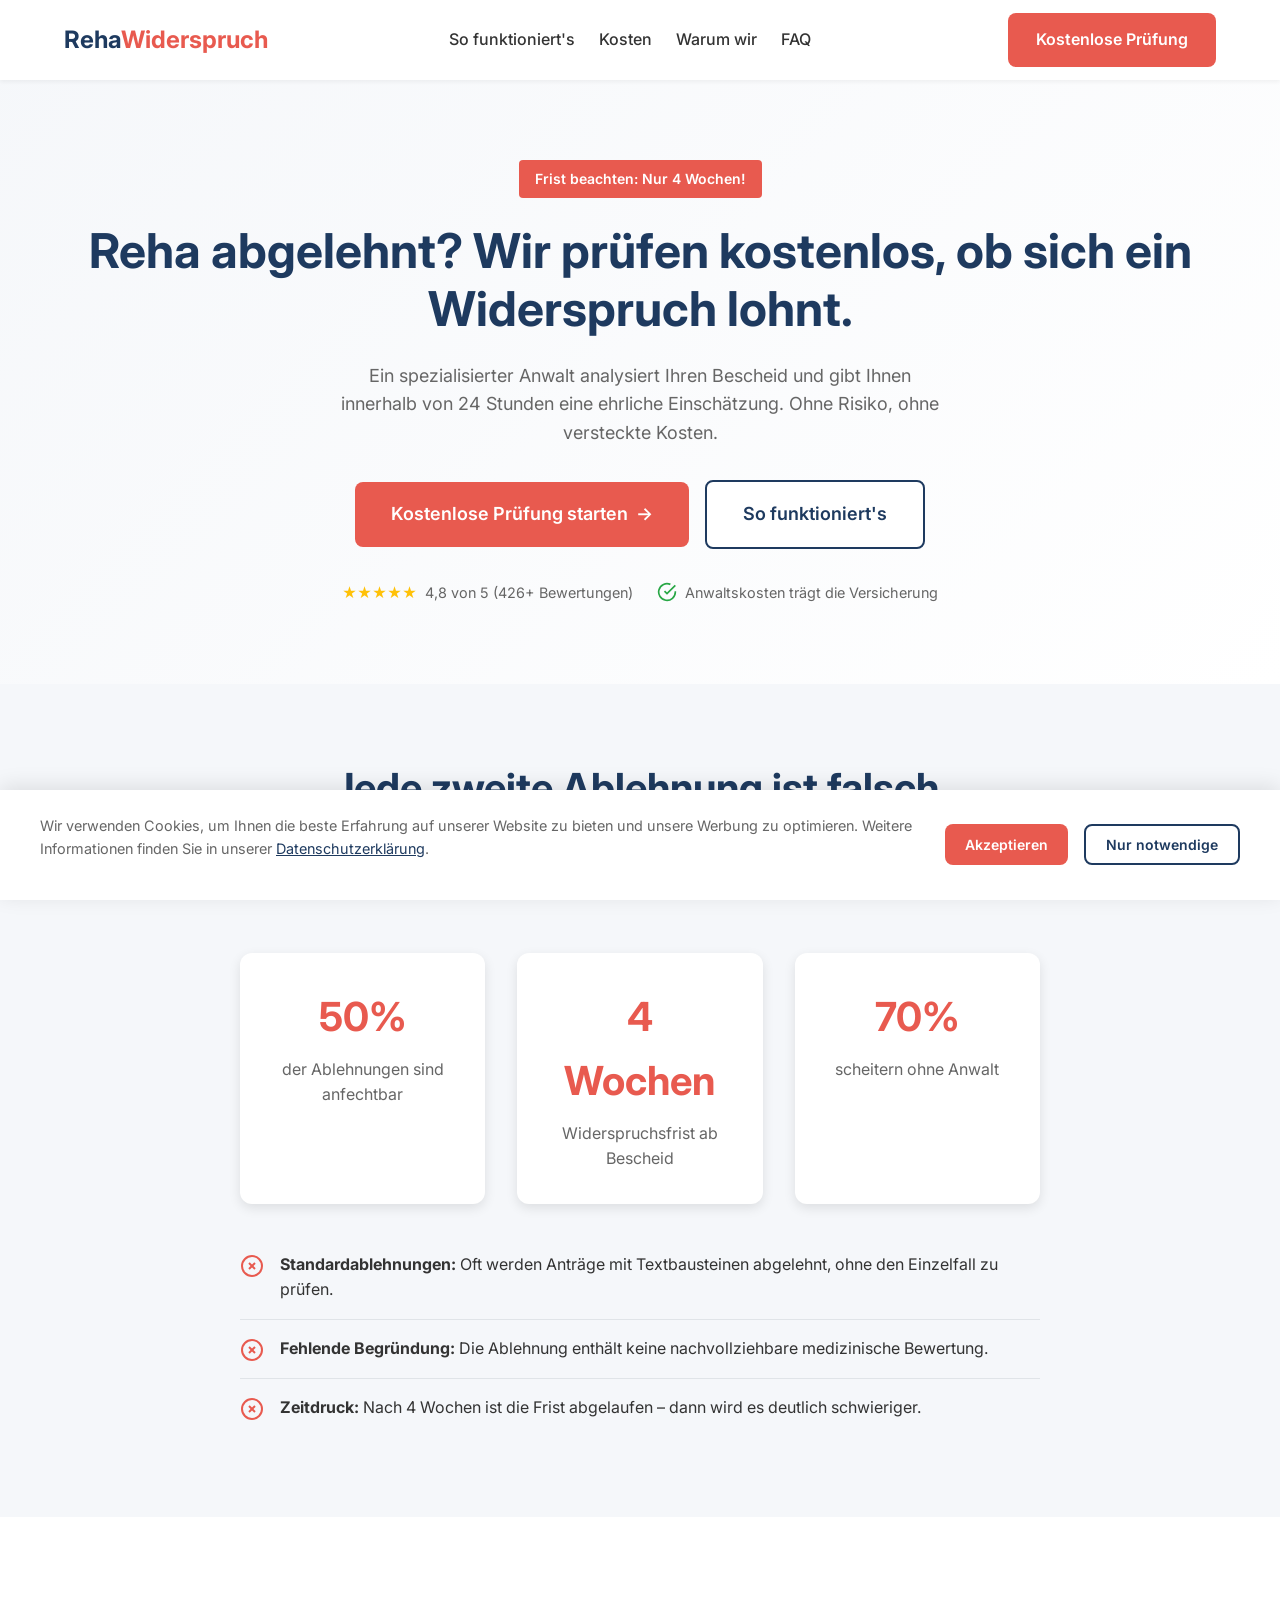
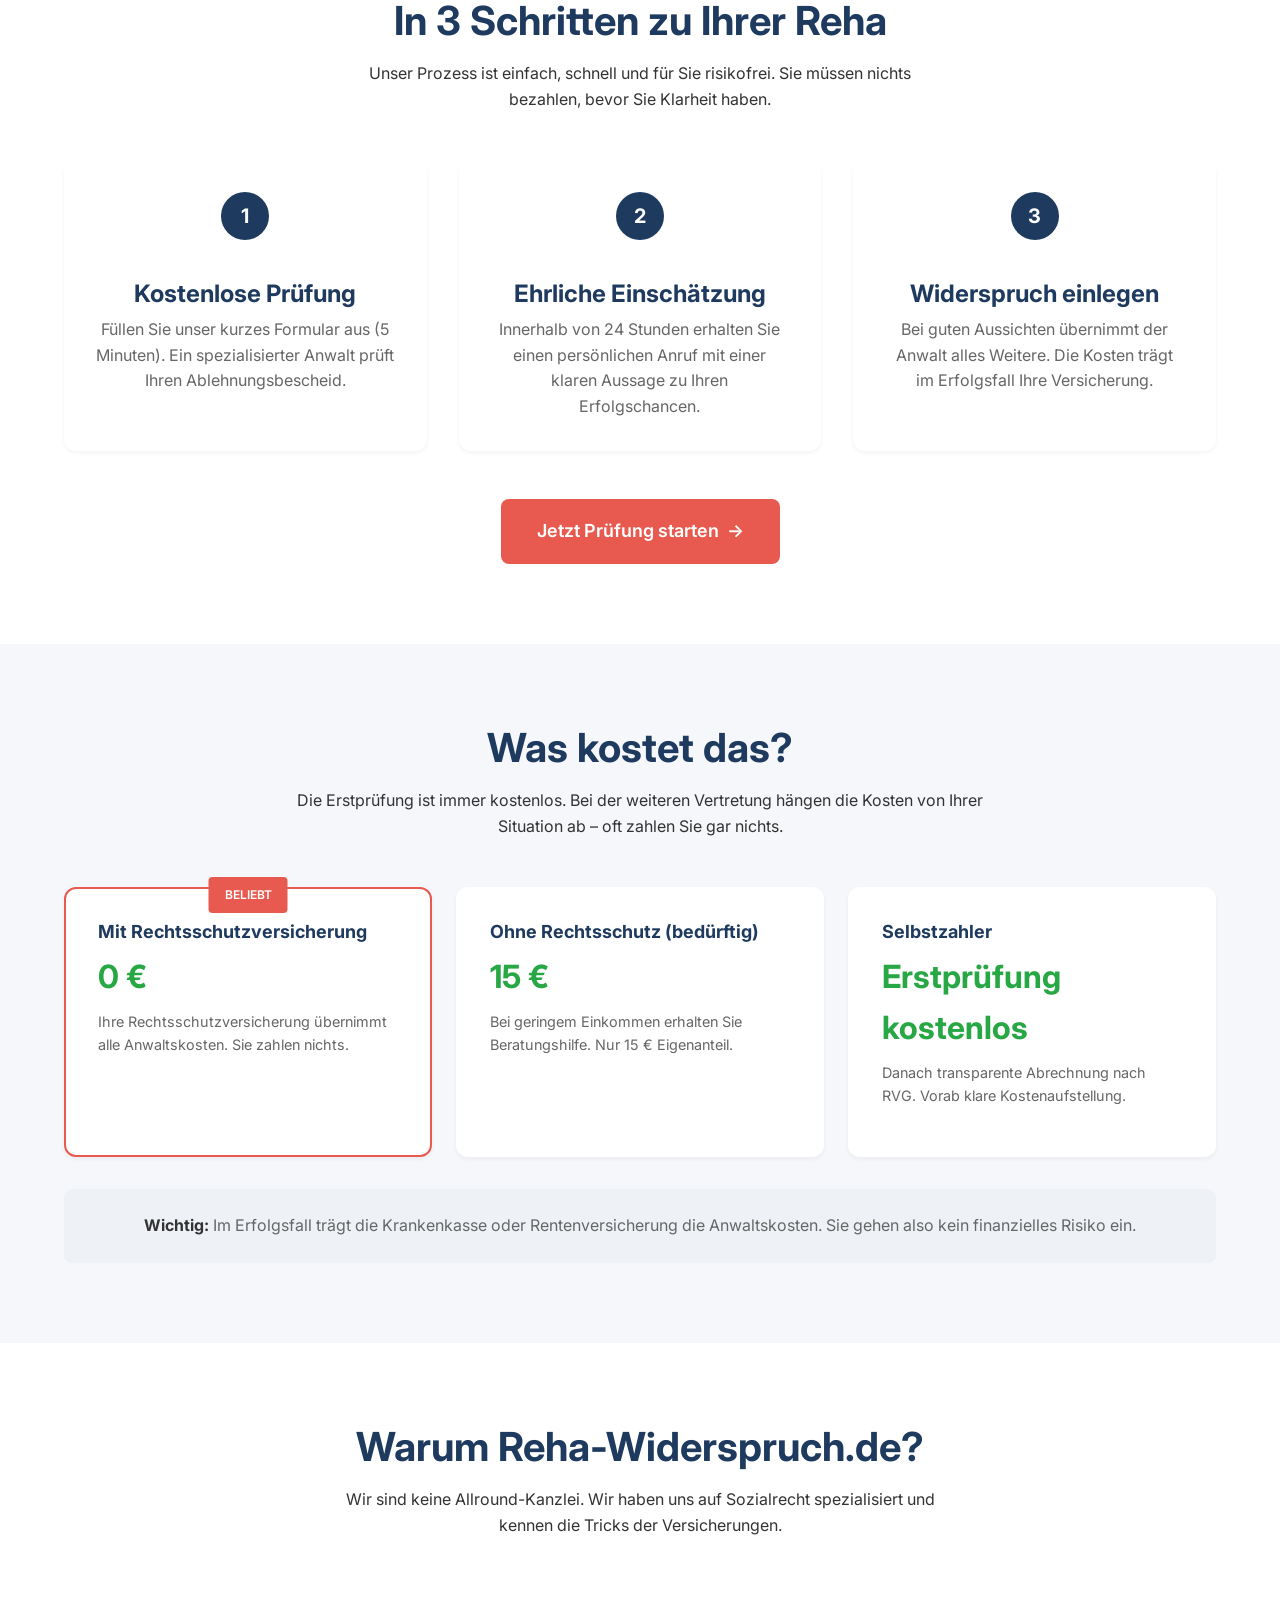
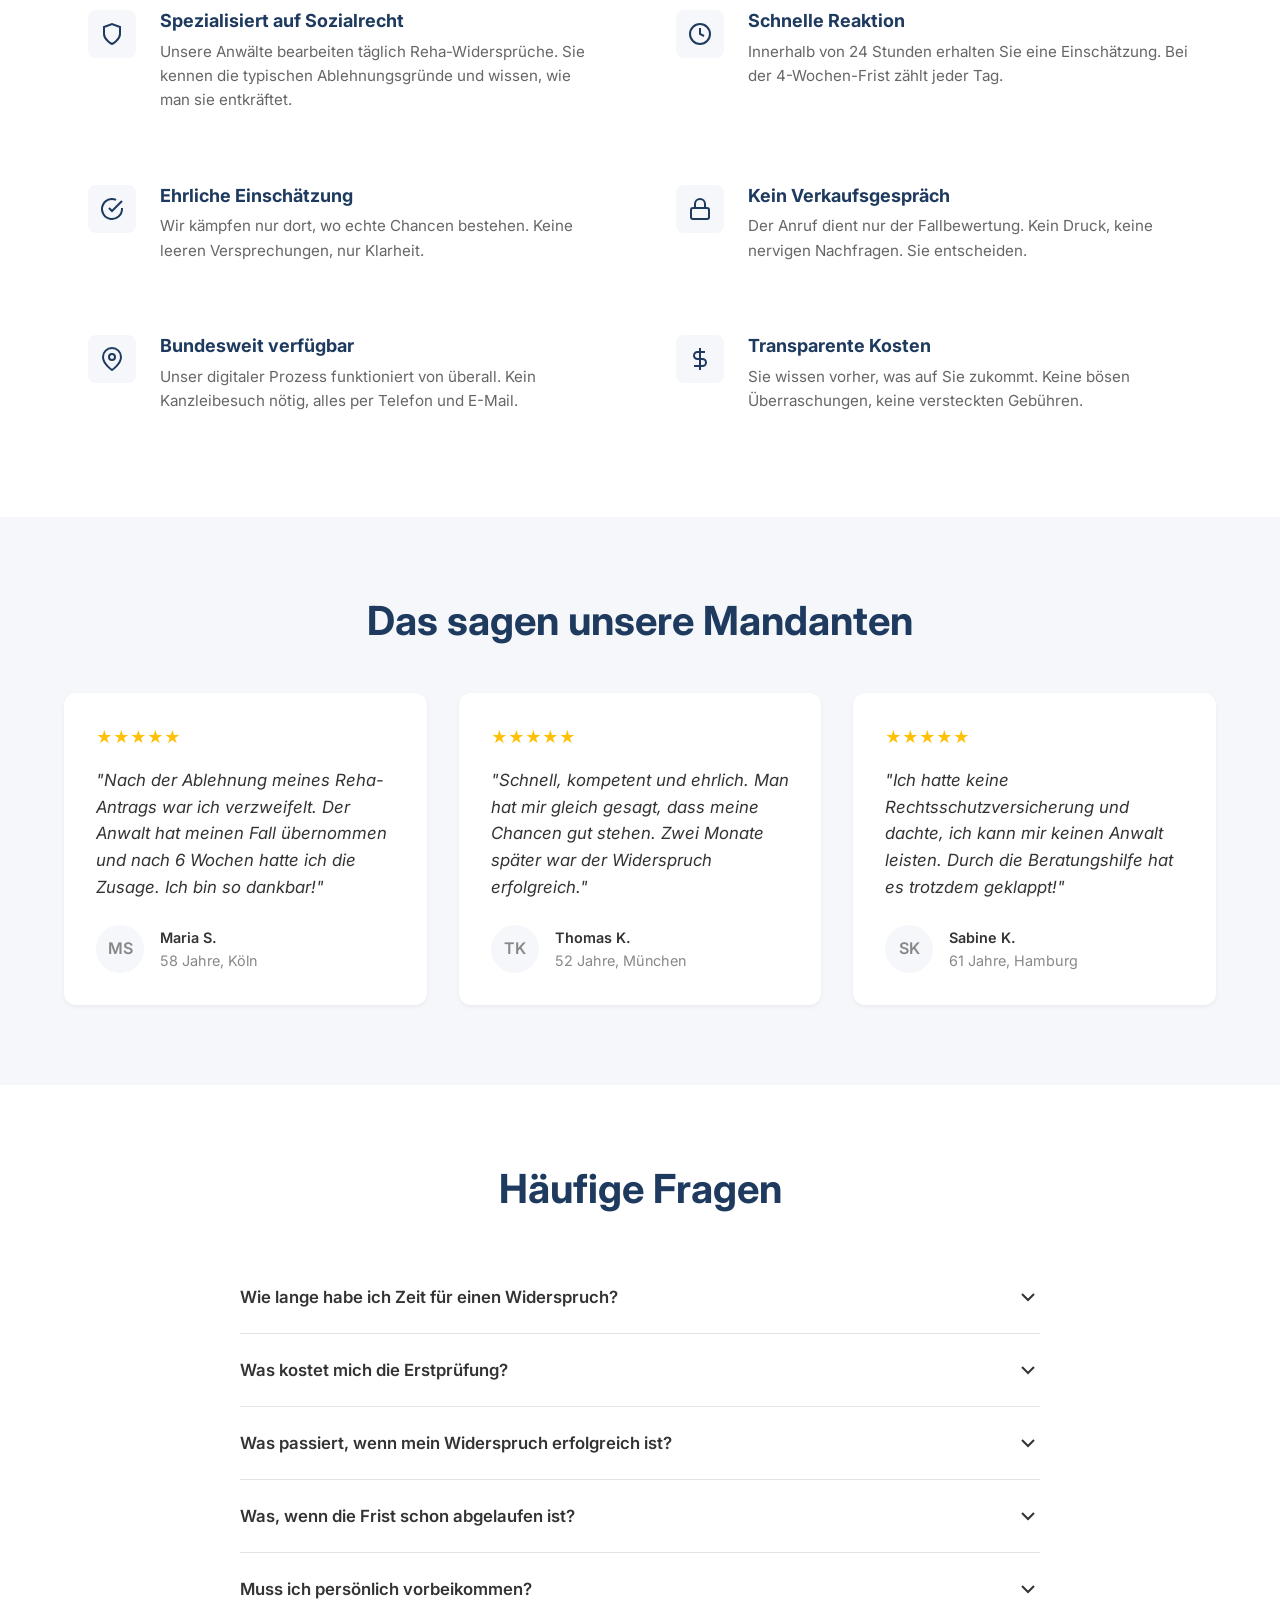
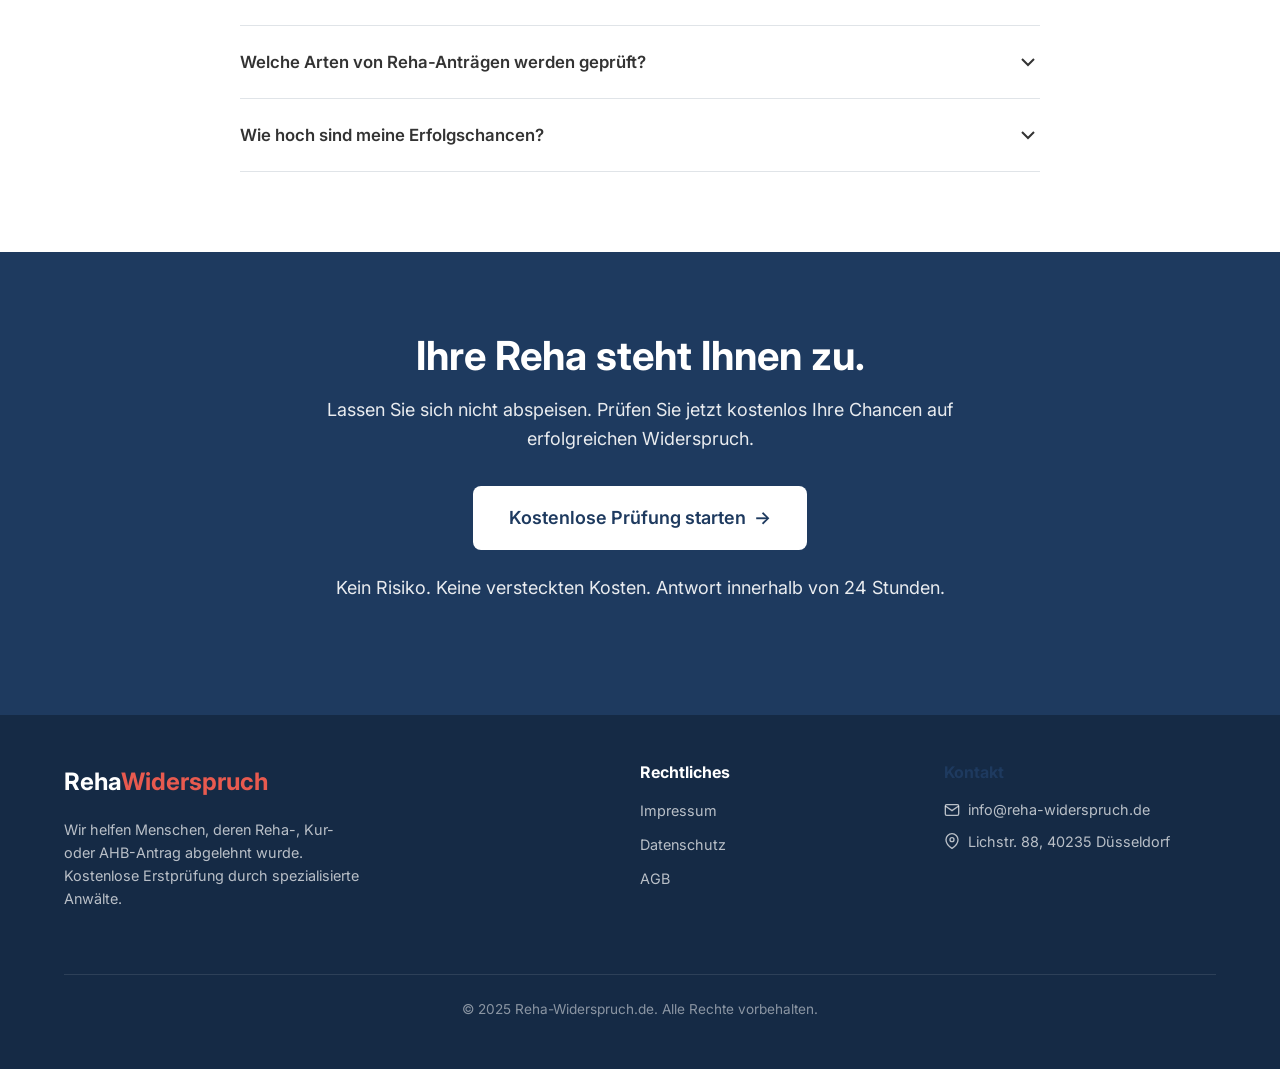
<file: reha-widerspruch/index.html>
<!DOCTYPE html>
<html lang="de">
<head>
  <meta charset="UTF-8">
  <meta name="viewport" content="width=device-width, initial-scale=1.0">
  <meta name="description" content="Ihr Reha-Antrag wurde abgelehnt? Wir prüfen kostenlos Ihre Chancen auf erfolgreichen Widerspruch. Spezialisierte Anwälte. Antwort in 24h.">
  <meta name="keywords" content="Reha abgelehnt, Widerspruch Reha, Kur abgelehnt, AHB abgelehnt, Anschlussheilbehandlung, Widerspruch Krankenkasse">
  <meta name="author" content="Reha-Widerspruch">
  <meta name="robots" content="index, follow">

  <!-- Open Graph -->
  <meta property="og:title" content="Reha abgelehnt? Kostenlose Prüfung | Reha-Widerspruch.de">
  <meta property="og:description" content="Wir prüfen kostenlos Ihre Chancen auf erfolgreichen Widerspruch. Spezialisierte Anwälte. Antwort in 24h.">
  <meta property="og:type" content="website">
  <meta property="og:url" content="https://reha-widerspruch.de">
  <meta property="og:locale" content="de_DE">

  <title>Reha abgelehnt? Kostenlose Prüfung | Reha-Widerspruch.de</title>

  <!-- Favicon Placeholder -->
  <link rel="icon" type="image/svg+xml" href="data:image/svg+xml,<svg xmlns='http://www.w3.org/2000/svg' viewBox='0 0 100 100'><text y='.9em' font-size='90'>⚖️</text></svg>">

  <!-- Google Fonts -->
  <link rel="preconnect" href="https://fonts.googleapis.com">
  <link rel="preconnect" href="https://fonts.gstatic.com" crossorigin>
  <link href="https://fonts.googleapis.com/css2?family=Inter:wght@400;500;600;700&display=swap" rel="stylesheet">

  <!-- Stylesheet -->
  <link rel="stylesheet" href="css/style.css">

  <!-- Structured Data -->
  <script type="application/ld+json">
  {
    "@context": "https://schema.org",
    "@type": "LegalService",
    "name": "Reha-Widerspruch",
    "description": "Kostenlose Prüfung und Unterstützung bei abgelehnten Reha-, Kur- und AHB-Anträgen",
    "url": "https://reha-widerspruch.de",
    "address": {
      "@type": "PostalAddress",
      "streetAddress": "Lichstr. 88",
      "addressLocality": "Düsseldorf",
      "postalCode": "40235",
      "addressCountry": "DE"
    },
    "areaServed": "DE",
    "priceRange": "Kostenlose Erstprüfung"
  }
  </script>
</head>
<body>

  <!-- ====================================================================
       Header
       ==================================================================== -->
  <header class="header">
    <div class="container header__inner">
      <a href="/" class="header__logo">Reha<span>Widerspruch</span></a>

      <nav class="nav">
        <ul class="nav__list">
          <li><a href="#so-funktionierts" class="nav__link">So funktioniert's</a></li>
          <li><a href="#kosten" class="nav__link">Kosten</a></li>
          <li><a href="#vorteile" class="nav__link">Warum wir</a></li>
          <li><a href="#faq" class="nav__link">FAQ</a></li>
        </ul>
      </nav>

      <a href="#lp" class="btn btn--primary nav__cta hide-mobile">Kostenlose Prüfung</a>

      <button class="menu-toggle" aria-label="Menü öffnen">
        <span class="menu-toggle__bar"></span>
        <span class="menu-toggle__bar"></span>
        <span class="menu-toggle__bar"></span>
      </button>
    </div>
  </header>

  <!-- Mobile Navigation -->
  <nav class="mobile-nav">
    <ul class="mobile-nav__list">
      <li><a href="#so-funktionierts" class="mobile-nav__link">So funktioniert's</a></li>
      <li><a href="#kosten" class="mobile-nav__link">Kosten</a></li>
      <li><a href="#vorteile" class="mobile-nav__link">Warum wir</a></li>
      <li><a href="#faq" class="mobile-nav__link">FAQ</a></li>
    </ul>
    <a href="#lp" class="btn btn--primary btn--full mobile-nav__cta">Kostenlose Prüfung starten</a>
  </nav>

  <main>
    <!-- ==================================================================
         Hero Section
         ================================================================== -->
    <section class="hero">
      <div class="container">
        <div class="hero__inner">
          <div class="hero__content">
            <span class="hero__badge">Frist beachten: Nur 4 Wochen!</span>

            <h1 class="hero__title">Reha abgelehnt? Wir prüfen kostenlos, ob sich ein Widerspruch lohnt.</h1>

            <p class="hero__subtitle">
              Ein spezialisierter Anwalt analysiert Ihren Bescheid und gibt Ihnen innerhalb von 24 Stunden eine ehrliche Einschätzung. Ohne Risiko, ohne versteckte Kosten.
            </p>

            <div class="hero__cta">
              <a href="#lp" class="btn btn--primary btn--large btn--arrow">Kostenlose Prüfung starten</a>
              <a href="#so-funktionierts" class="btn btn--secondary btn--large">So funktioniert's</a>
            </div>

            <div class="hero__trust">
              <div class="hero__trust-item">
                <span class="hero__stars">★★★★★</span>
                <span>4,8 von 5 (426+ Bewertungen)</span>
              </div>
              <div class="hero__trust-item">
                <svg width="20" height="20" viewBox="0 0 24 24" fill="none" stroke="currentColor" stroke-width="2">
                  <path d="M22 11.08V12a10 10 0 1 1-5.93-9.14"></path>
                  <polyline points="22 4 12 14.01 9 11.01"></polyline>
                </svg>
                <span>Anwaltskosten trägt die Versicherung</span>
              </div>
            </div>
          </div>
        </div>
      </div>
    </section>

    <!-- ==================================================================
         Problem Section
         ================================================================== -->
    <section class="section section--light" id="problem">
      <div class="container">
        <div class="problem__inner">
          <h2 class="text-center">Jede zweite Ablehnung ist falsch.</h2>

          <p class="text-center">
            Krankenkassen und Rentenversicherungen lehnen Reha-Anträge routinemäßig ab – oft ohne ausreichende Begründung. Viele Betroffene akzeptieren die Entscheidung, obwohl sie einen Anspruch auf Rehabilitation haben.
          </p>

          <div class="problem__stats">
            <div class="problem__stat">
              <div class="problem__stat-number">50%</div>
              <div class="problem__stat-text">der Ablehnungen sind anfechtbar</div>
            </div>
            <div class="problem__stat">
              <div class="problem__stat-number">4 Wochen</div>
              <div class="problem__stat-text">Widerspruchsfrist ab Bescheid</div>
            </div>
            <div class="problem__stat">
              <div class="problem__stat-number">70%</div>
              <div class="problem__stat-text">scheitern ohne Anwalt</div>
            </div>
          </div>

          <ul class="problem__list">
            <li class="problem__list-item">
              <svg class="problem__list-icon" width="24" height="24" viewBox="0 0 24 24" fill="none" stroke="currentColor" stroke-width="2">
                <circle cx="12" cy="12" r="10"></circle>
                <line x1="15" y1="9" x2="9" y2="15"></line>
                <line x1="9" y1="9" x2="15" y2="15"></line>
              </svg>
              <span><strong>Standardablehnungen:</strong> Oft werden Anträge mit Textbausteinen abgelehnt, ohne den Einzelfall zu prüfen.</span>
            </li>
            <li class="problem__list-item">
              <svg class="problem__list-icon" width="24" height="24" viewBox="0 0 24 24" fill="none" stroke="currentColor" stroke-width="2">
                <circle cx="12" cy="12" r="10"></circle>
                <line x1="15" y1="9" x2="9" y2="15"></line>
                <line x1="9" y1="9" x2="15" y2="15"></line>
              </svg>
              <span><strong>Fehlende Begründung:</strong> Die Ablehnung enthält keine nachvollziehbare medizinische Bewertung.</span>
            </li>
            <li class="problem__list-item">
              <svg class="problem__list-icon" width="24" height="24" viewBox="0 0 24 24" fill="none" stroke="currentColor" stroke-width="2">
                <circle cx="12" cy="12" r="10"></circle>
                <line x1="15" y1="9" x2="9" y2="15"></line>
                <line x1="9" y1="9" x2="15" y2="15"></line>
              </svg>
              <span><strong>Zeitdruck:</strong> Nach 4 Wochen ist die Frist abgelaufen – dann wird es deutlich schwieriger.</span>
            </li>
          </ul>
        </div>
      </div>
    </section>

    <!-- ==================================================================
         Steps Section
         ================================================================== -->
    <section class="section" id="so-funktionierts">
      <div class="container">
        <h2 class="text-center">In 3 Schritten zu Ihrer Reha</h2>
        <p class="text-center" style="max-width: 600px; margin: 0 auto;">
          Unser Prozess ist einfach, schnell und für Sie risikofrei. Sie müssen nichts bezahlen, bevor Sie Klarheit haben.
        </p>

        <div class="steps__grid">
          <div class="step">
            <div class="step__number">1</div>
            <div class="step__content">
              <h3>Kostenlose Prüfung</h3>
              <p>Füllen Sie unser kurzes Formular aus (5 Minuten). Ein spezialisierter Anwalt prüft Ihren Ablehnungsbescheid.</p>
            </div>
          </div>

          <div class="step">
            <div class="step__number">2</div>
            <div class="step__content">
              <h3>Ehrliche Einschätzung</h3>
              <p>Innerhalb von 24 Stunden erhalten Sie einen persönlichen Anruf mit einer klaren Aussage zu Ihren Erfolgschancen.</p>
            </div>
          </div>

          <div class="step">
            <div class="step__number">3</div>
            <div class="step__content">
              <h3>Widerspruch einlegen</h3>
              <p>Bei guten Aussichten übernimmt der Anwalt alles Weitere. Die Kosten trägt im Erfolgsfall Ihre Versicherung.</p>
            </div>
          </div>
        </div>

        <div class="text-center" style="margin-top: var(--spacing-xl);">
          <a href="#lp" class="btn btn--primary btn--large btn--arrow">Jetzt Prüfung starten</a>
        </div>
      </div>
    </section>

    <!-- ==================================================================
         Cost Section
         ================================================================== -->
    <section class="section section--light" id="kosten">
      <div class="container">
        <div class="cost__intro">
          <h2>Was kostet das?</h2>
          <p>Die Erstprüfung ist immer kostenlos. Bei der weiteren Vertretung hängen die Kosten von Ihrer Situation ab – oft zahlen Sie gar nichts.</p>
        </div>

        <div class="cost__cards">
          <div class="cost-card cost-card--highlight">
            <h3 class="cost-card__title">Mit Rechtsschutzversicherung</h3>
            <div class="cost-card__price">0 €</div>
            <p class="cost-card__desc">Ihre Rechtsschutzversicherung übernimmt alle Anwaltskosten. Sie zahlen nichts.</p>
          </div>

          <div class="cost-card">
            <h3 class="cost-card__title">Ohne Rechtsschutz (bedürftig)</h3>
            <div class="cost-card__price">15 €</div>
            <p class="cost-card__desc">Bei geringem Einkommen erhalten Sie Beratungshilfe. Nur 15 € Eigenanteil.</p>
          </div>

          <div class="cost-card">
            <h3 class="cost-card__title">Selbstzahler</h3>
            <div class="cost-card__price">Erstprüfung kostenlos</div>
            <p class="cost-card__desc">Danach transparente Abrechnung nach RVG. Vorab klare Kostenaufstellung.</p>
          </div>
        </div>

        <div class="cost__note">
          <strong>Wichtig:</strong> Im Erfolgsfall trägt die Krankenkasse oder Rentenversicherung die Anwaltskosten. Sie gehen also kein finanzielles Risiko ein.
        </div>
      </div>
    </section>

    <!-- ==================================================================
         Benefits Section
         ================================================================== -->
    <section class="section" id="vorteile">
      <div class="container">
        <h2 class="text-center">Warum Reha-Widerspruch.de?</h2>
        <p class="text-center" style="max-width: 600px; margin: 0 auto;">
          Wir sind keine Allround-Kanzlei. Wir haben uns auf Sozialrecht spezialisiert und kennen die Tricks der Versicherungen.
        </p>

        <div class="benefits__grid">
          <div class="benefit">
            <div class="benefit__icon">
              <svg width="24" height="24" viewBox="0 0 24 24" fill="none" stroke="currentColor" stroke-width="2">
                <path d="M12 22s8-4 8-10V5l-8-3-8 3v7c0 6 8 10 8 10z"></path>
              </svg>
            </div>
            <div class="benefit__content">
              <h3>Spezialisiert auf Sozialrecht</h3>
              <p>Unsere Anwälte bearbeiten täglich Reha-Widersprüche. Sie kennen die typischen Ablehnungsgründe und wissen, wie man sie entkräftet.</p>
            </div>
          </div>

          <div class="benefit">
            <div class="benefit__icon">
              <svg width="24" height="24" viewBox="0 0 24 24" fill="none" stroke="currentColor" stroke-width="2">
                <circle cx="12" cy="12" r="10"></circle>
                <polyline points="12 6 12 12 16 14"></polyline>
              </svg>
            </div>
            <div class="benefit__content">
              <h3>Schnelle Reaktion</h3>
              <p>Innerhalb von 24 Stunden erhalten Sie eine Einschätzung. Bei der 4-Wochen-Frist zählt jeder Tag.</p>
            </div>
          </div>

          <div class="benefit">
            <div class="benefit__icon">
              <svg width="24" height="24" viewBox="0 0 24 24" fill="none" stroke="currentColor" stroke-width="2">
                <path d="M22 11.08V12a10 10 0 1 1-5.93-9.14"></path>
                <polyline points="22 4 12 14.01 9 11.01"></polyline>
              </svg>
            </div>
            <div class="benefit__content">
              <h3>Ehrliche Einschätzung</h3>
              <p>Wir kämpfen nur dort, wo echte Chancen bestehen. Keine leeren Versprechungen, nur Klarheit.</p>
            </div>
          </div>

          <div class="benefit">
            <div class="benefit__icon">
              <svg width="24" height="24" viewBox="0 0 24 24" fill="none" stroke="currentColor" stroke-width="2">
                <rect x="3" y="11" width="18" height="11" rx="2" ry="2"></rect>
                <path d="M7 11V7a5 5 0 0 1 10 0v4"></path>
              </svg>
            </div>
            <div class="benefit__content">
              <h3>Kein Verkaufsgespräch</h3>
              <p>Der Anruf dient nur der Fallbewertung. Kein Druck, keine nervigen Nachfragen. Sie entscheiden.</p>
            </div>
          </div>

          <div class="benefit">
            <div class="benefit__icon">
              <svg width="24" height="24" viewBox="0 0 24 24" fill="none" stroke="currentColor" stroke-width="2">
                <path d="M21 10c0 7-9 13-9 13s-9-6-9-13a9 9 0 0 1 18 0z"></path>
                <circle cx="12" cy="10" r="3"></circle>
              </svg>
            </div>
            <div class="benefit__content">
              <h3>Bundesweit verfügbar</h3>
              <p>Unser digitaler Prozess funktioniert von überall. Kein Kanzleibesuch nötig, alles per Telefon und E-Mail.</p>
            </div>
          </div>

          <div class="benefit">
            <div class="benefit__icon">
              <svg width="24" height="24" viewBox="0 0 24 24" fill="none" stroke="currentColor" stroke-width="2">
                <line x1="12" y1="1" x2="12" y2="23"></line>
                <path d="M17 5H9.5a3.5 3.5 0 0 0 0 7h5a3.5 3.5 0 0 1 0 7H6"></path>
              </svg>
            </div>
            <div class="benefit__content">
              <h3>Transparente Kosten</h3>
              <p>Sie wissen vorher, was auf Sie zukommt. Keine bösen Überraschungen, keine versteckten Gebühren.</p>
            </div>
          </div>
        </div>
      </div>
    </section>

    <!-- ==================================================================
         Testimonials Section
         ================================================================== -->
    <section class="section section--light" id="bewertungen">
      <div class="container">
        <h2 class="text-center">Das sagen unsere Mandanten</h2>

        <div class="testimonials__grid">
          <div class="testimonial">
            <div class="testimonial__stars">★★★★★</div>
            <p class="testimonial__text">
              "Nach der Ablehnung meines Reha-Antrags war ich verzweifelt. Der Anwalt hat meinen Fall übernommen und nach 6 Wochen hatte ich die Zusage. Ich bin so dankbar!"
            </p>
            <div class="testimonial__author">
              <div class="testimonial__avatar">MS</div>
              <div class="testimonial__info">
                <div class="testimonial__name">Maria S.</div>
                <div class="testimonial__location">58 Jahre, Köln</div>
              </div>
            </div>
          </div>

          <div class="testimonial">
            <div class="testimonial__stars">★★★★★</div>
            <p class="testimonial__text">
              "Schnell, kompetent und ehrlich. Man hat mir gleich gesagt, dass meine Chancen gut stehen. Zwei Monate später war der Widerspruch erfolgreich."
            </p>
            <div class="testimonial__author">
              <div class="testimonial__avatar">TK</div>
              <div class="testimonial__info">
                <div class="testimonial__name">Thomas K.</div>
                <div class="testimonial__location">52 Jahre, München</div>
              </div>
            </div>
          </div>

          <div class="testimonial">
            <div class="testimonial__stars">★★★★★</div>
            <p class="testimonial__text">
              "Ich hatte keine Rechtsschutzversicherung und dachte, ich kann mir keinen Anwalt leisten. Durch die Beratungshilfe hat es trotzdem geklappt!"
            </p>
            <div class="testimonial__author">
              <div class="testimonial__avatar">SK</div>
              <div class="testimonial__info">
                <div class="testimonial__name">Sabine K.</div>
                <div class="testimonial__location">61 Jahre, Hamburg</div>
              </div>
            </div>
          </div>
        </div>
      </div>
    </section>

    <!-- ==================================================================
         FAQ Section
         ================================================================== -->
    <section class="section" id="faq">
      <div class="container">
        <h2 class="text-center">Häufige Fragen</h2>

        <div class="faq__list">
          <div class="faq-item">
            <button class="faq-item__question">
              Wie lange habe ich Zeit für einen Widerspruch?
              <svg class="faq-item__icon" viewBox="0 0 24 24" fill="none" stroke="currentColor" stroke-width="2">
                <polyline points="6 9 12 15 18 9"></polyline>
              </svg>
            </button>
            <div class="faq-item__answer">
              <p>Sie haben <strong>4 Wochen ab Zustellung des Bescheids</strong> Zeit, um Widerspruch einzulegen. Die Frist beginnt am Tag nach dem Erhalt des Schreibens. Handeln Sie daher schnell – je früher Sie sich melden, desto besser können wir Ihnen helfen.</p>
            </div>
          </div>

          <div class="faq-item">
            <button class="faq-item__question">
              Was kostet mich die Erstprüfung?
              <svg class="faq-item__icon" viewBox="0 0 24 24" fill="none" stroke="currentColor" stroke-width="2">
                <polyline points="6 9 12 15 18 9"></polyline>
              </svg>
            </button>
            <div class="faq-item__answer">
              <p><strong>Nichts.</strong> Die Erstprüfung Ihres Falles ist komplett kostenlos und unverbindlich. Sie erhalten eine ehrliche Einschätzung, ohne dass Kosten entstehen. Erst wenn Sie sich für eine Vertretung entscheiden, sprechen wir über die weiteren Schritte.</p>
            </div>
          </div>

          <div class="faq-item">
            <button class="faq-item__question">
              Was passiert, wenn mein Widerspruch erfolgreich ist?
              <svg class="faq-item__icon" viewBox="0 0 24 24" fill="none" stroke="currentColor" stroke-width="2">
                <polyline points="6 9 12 15 18 9"></polyline>
              </svg>
            </button>
            <div class="faq-item__answer">
              <p>Im Erfolgsfall übernimmt die <strong>Krankenkasse oder Rentenversicherung die Anwaltskosten</strong>. Sie müssen dann nichts bezahlen. Das ist gesetzlich so geregelt und gilt für alle notwendigen Kosten des Widerspruchsverfahrens.</p>
            </div>
          </div>

          <div class="faq-item">
            <button class="faq-item__question">
              Was, wenn die Frist schon abgelaufen ist?
              <svg class="faq-item__icon" viewBox="0 0 24 24" fill="none" stroke="currentColor" stroke-width="2">
                <polyline points="6 9 12 15 18 9"></polyline>
              </svg>
            </button>
            <div class="faq-item__answer">
              <p>Es gibt Ausnahmen, etwa wenn Sie den Bescheid erst verspätet erhalten haben oder krank waren. <strong>Lassen Sie uns trotzdem prüfen</strong>, ob es noch Möglichkeiten gibt. In manchen Fällen kann ein neuer Antrag gestellt werden.</p>
            </div>
          </div>

          <div class="faq-item">
            <button class="faq-item__question">
              Muss ich persönlich vorbeikommen?
              <svg class="faq-item__icon" viewBox="0 0 24 24" fill="none" stroke="currentColor" stroke-width="2">
                <polyline points="6 9 12 15 18 9"></polyline>
              </svg>
            </button>
            <div class="faq-item__answer">
              <p><strong>Nein.</strong> Der gesamte Prozess läuft digital und telefonisch ab. Sie können bequem von zu Hause aus alles erledigen. Dokumente werden per E-Mail oder Post ausgetauscht, Besprechungen finden telefonisch statt.</p>
            </div>
          </div>

          <div class="faq-item">
            <button class="faq-item__question">
              Welche Arten von Reha-Anträgen werden geprüft?
              <svg class="faq-item__icon" viewBox="0 0 24 24" fill="none" stroke="currentColor" stroke-width="2">
                <polyline points="6 9 12 15 18 9"></polyline>
              </svg>
            </button>
            <div class="faq-item__answer">
              <p>Wir prüfen alle Arten von Rehabilitationsmaßnahmen: <strong>medizinische Reha, Kuren, Anschlussheilbehandlungen (AHB), psychosomatische Reha, orthopädische Reha</strong> und weitere. Egal ob über die Krankenkasse oder die Deutsche Rentenversicherung beantragt.</p>
            </div>
          </div>

          <div class="faq-item">
            <button class="faq-item__question">
              Wie hoch sind meine Erfolgschancen?
              <svg class="faq-item__icon" viewBox="0 0 24 24" fill="none" stroke="currentColor" stroke-width="2">
                <polyline points="6 9 12 15 18 9"></polyline>
              </svg>
            </button>
            <div class="faq-item__answer">
              <p>Das hängt von Ihrem individuellen Fall ab. Generell sind <strong>viele Ablehnungen anfechtbar</strong>, weil sie formal oder inhaltlich fehlerhaft sind. In der kostenlosen Erstprüfung erhalten Sie eine ehrliche Einschätzung Ihrer persönlichen Chancen.</p>
            </div>
          </div>
        </div>
      </div>
    </section>

    <!-- ==================================================================
         CTA Section
         ================================================================== -->
    <section class="section section--primary cta">
      <div class="container">
        <div class="cta__inner">
          <h2>Ihre Reha steht Ihnen zu.</h2>
          <p>Lassen Sie sich nicht abspeisen. Prüfen Sie jetzt kostenlos Ihre Chancen auf erfolgreichen Widerspruch.</p>

          <a href="#lp" class="btn btn--primary btn--large btn--arrow" style="background-color: var(--white); color: var(--primary);">Kostenlose Prüfung starten</a>

          <p class="cta__note">Kein Risiko. Keine versteckten Kosten. Antwort innerhalb von 24 Stunden.</p>
        </div>
      </div>
    </section>
  </main>

  <!-- ====================================================================
       Footer
       ==================================================================== -->
  <footer class="footer">
    <div class="container">
      <div class="footer__inner">
        <div class="footer__brand">
          <div class="footer__logo">Reha<span>Widerspruch</span></div>
          <p class="footer__desc">
            Wir helfen Menschen, deren Reha-, Kur- oder AHB-Antrag abgelehnt wurde. Kostenlose Erstprüfung durch spezialisierte Anwälte.
          </p>
        </div>

        <div class="footer__links">
          <h4>Rechtliches</h4>
          <ul>
            <li><a href="impressum.html">Impressum</a></li>
            <li><a href="datenschutz.html">Datenschutz</a></li>
            <li><a href="agb.html">AGB</a></li>
          </ul>
        </div>

        <div class="footer__contact">
          <h4>Kontakt</h4>
          <p>
            <svg width="16" height="16" viewBox="0 0 24 24" fill="none" stroke="currentColor" stroke-width="2">
              <path d="M4 4h16c1.1 0 2 .9 2 2v12c0 1.1-.9 2-2 2H4c-1.1 0-2-.9-2-2V6c0-1.1.9-2 2-2z"></path>
              <polyline points="22,6 12,13 2,6"></polyline>
            </svg>
            info@reha-widerspruch.de
          </p>
          <p>
            <svg width="16" height="16" viewBox="0 0 24 24" fill="none" stroke="currentColor" stroke-width="2">
              <path d="M21 10c0 7-9 13-9 13s-9-6-9-13a9 9 0 0 1 18 0z"></path>
              <circle cx="12" cy="10" r="3"></circle>
            </svg>
            Lichstr. 88, 40235 Düsseldorf
          </p>
        </div>
      </div>

      <div class="footer__bottom">
        <p>&copy; 2025 Reha-Widerspruch.de. Alle Rechte vorbehalten.</p>
      </div>
    </div>
  </footer>

  <!-- ====================================================================
       Cookie Banner
       ==================================================================== -->
  <div class="cookie-banner">
    <div class="cookie-banner__inner">
      <p class="cookie-banner__text">
        Wir verwenden Cookies, um Ihnen die beste Erfahrung auf unserer Website zu bieten und unsere Werbung zu optimieren. Weitere Informationen finden Sie in unserer <a href="datenschutz.html">Datenschutzerklärung</a>.
      </p>
      <div class="cookie-banner__buttons">
        <button class="btn btn--primary cookie-banner__btn cookie-accept">Akzeptieren</button>
        <button class="btn btn--secondary cookie-banner__btn cookie-decline">Nur notwendige</button>
      </div>
    </div>
  </div>

  <!-- JavaScript -->
  <script src="js/main.js"></script>

</body>
</html>
</file>
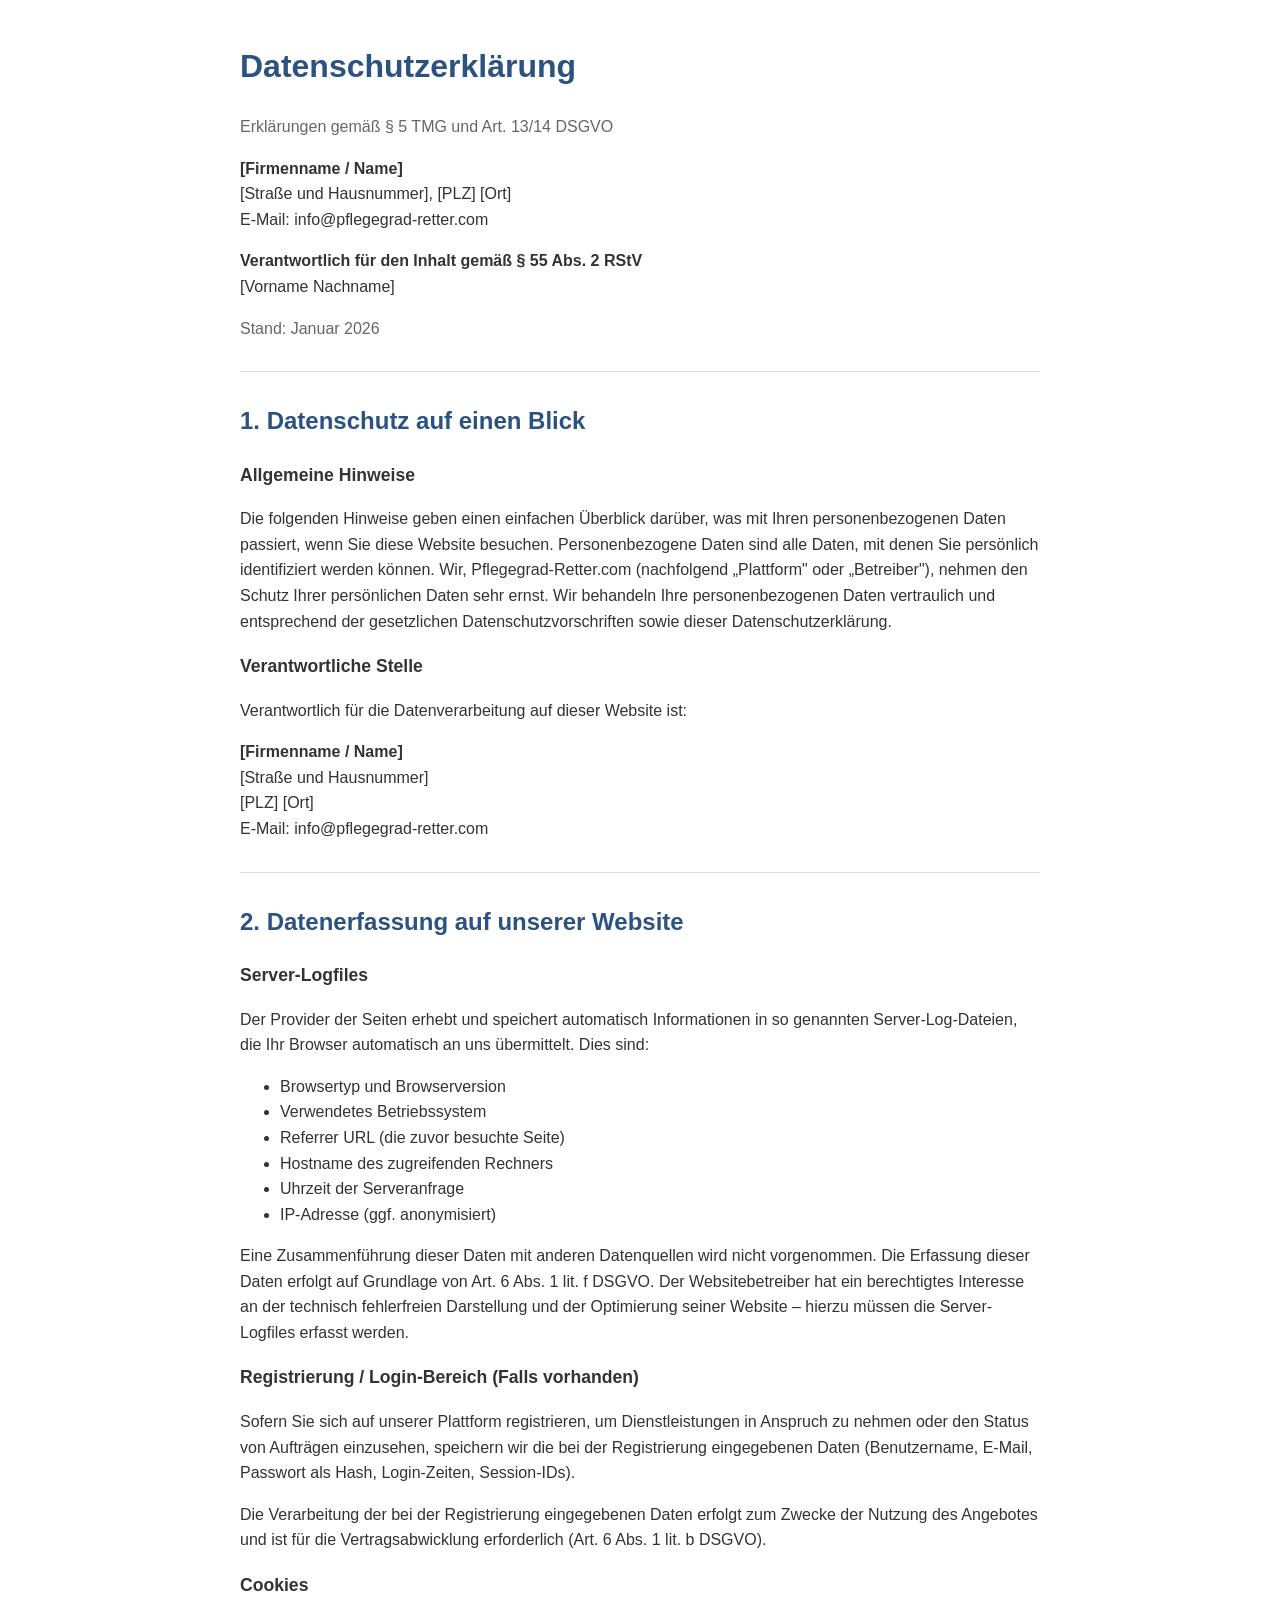
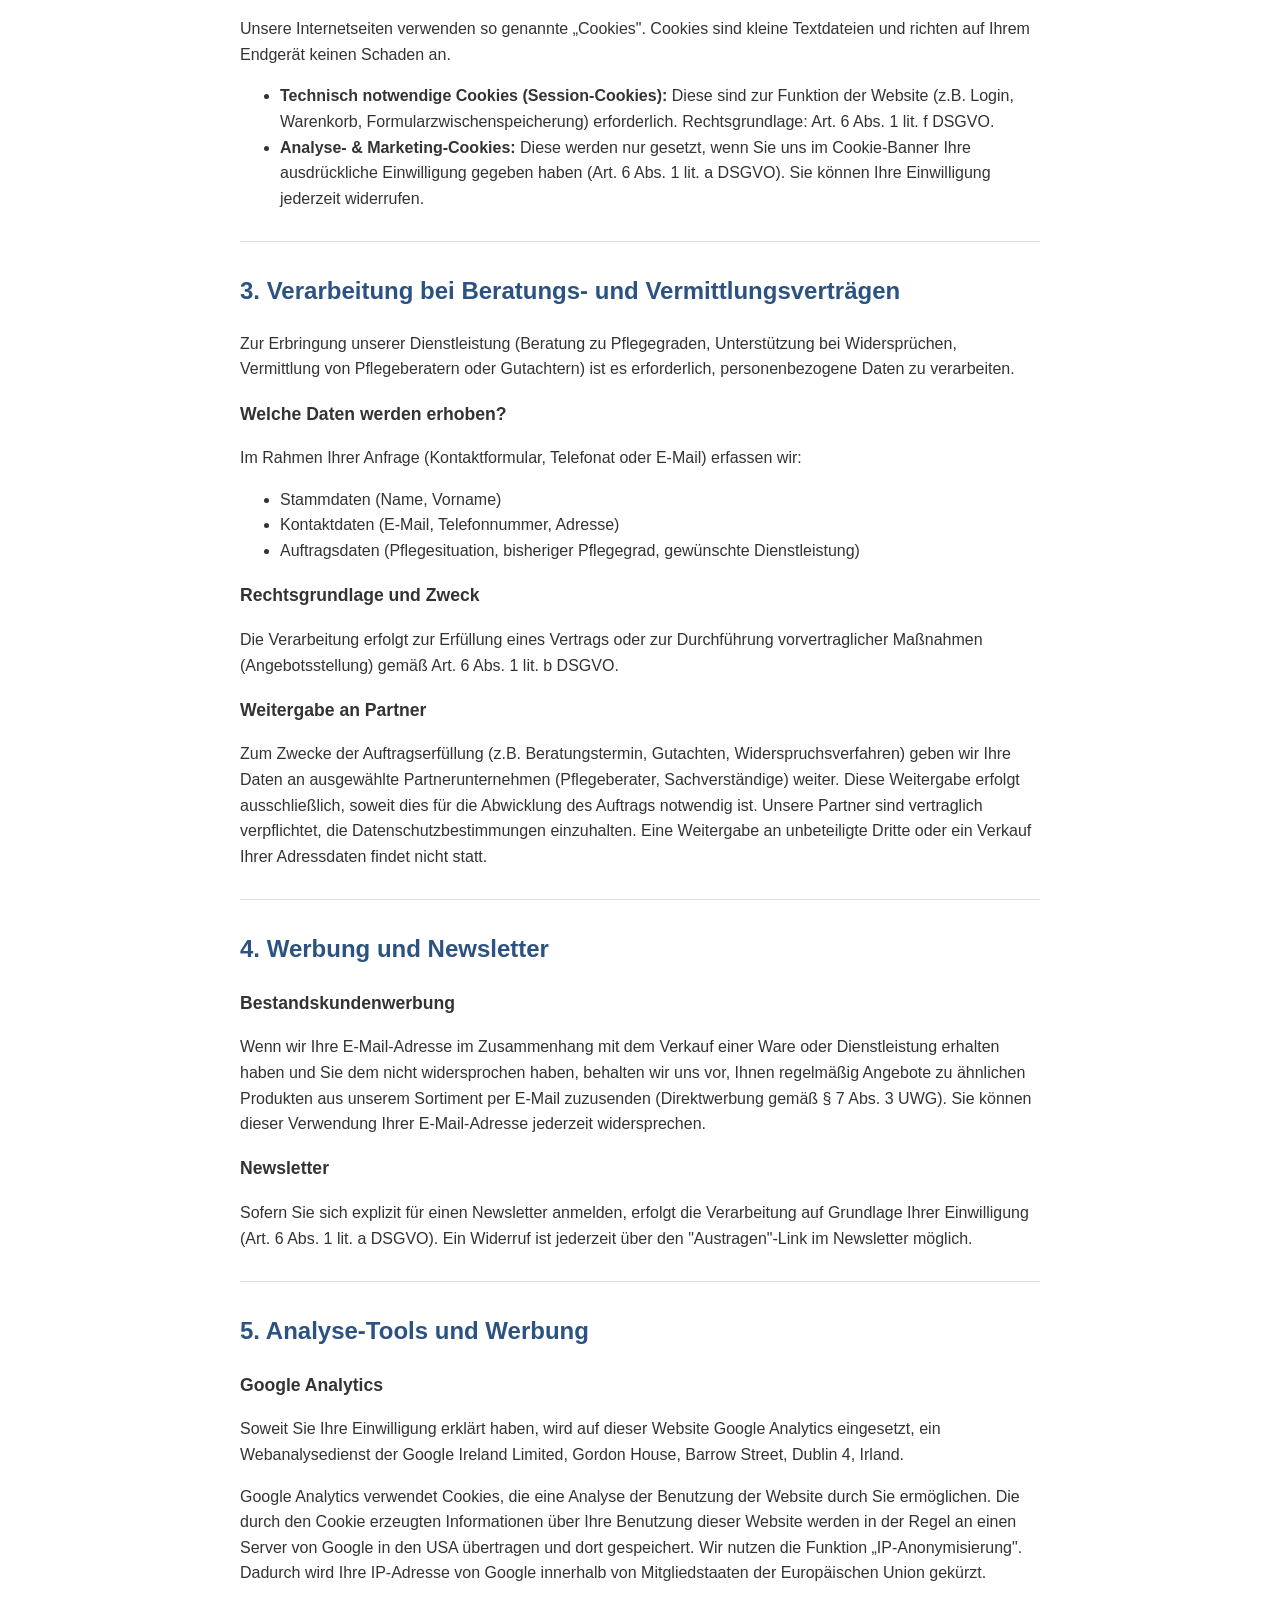
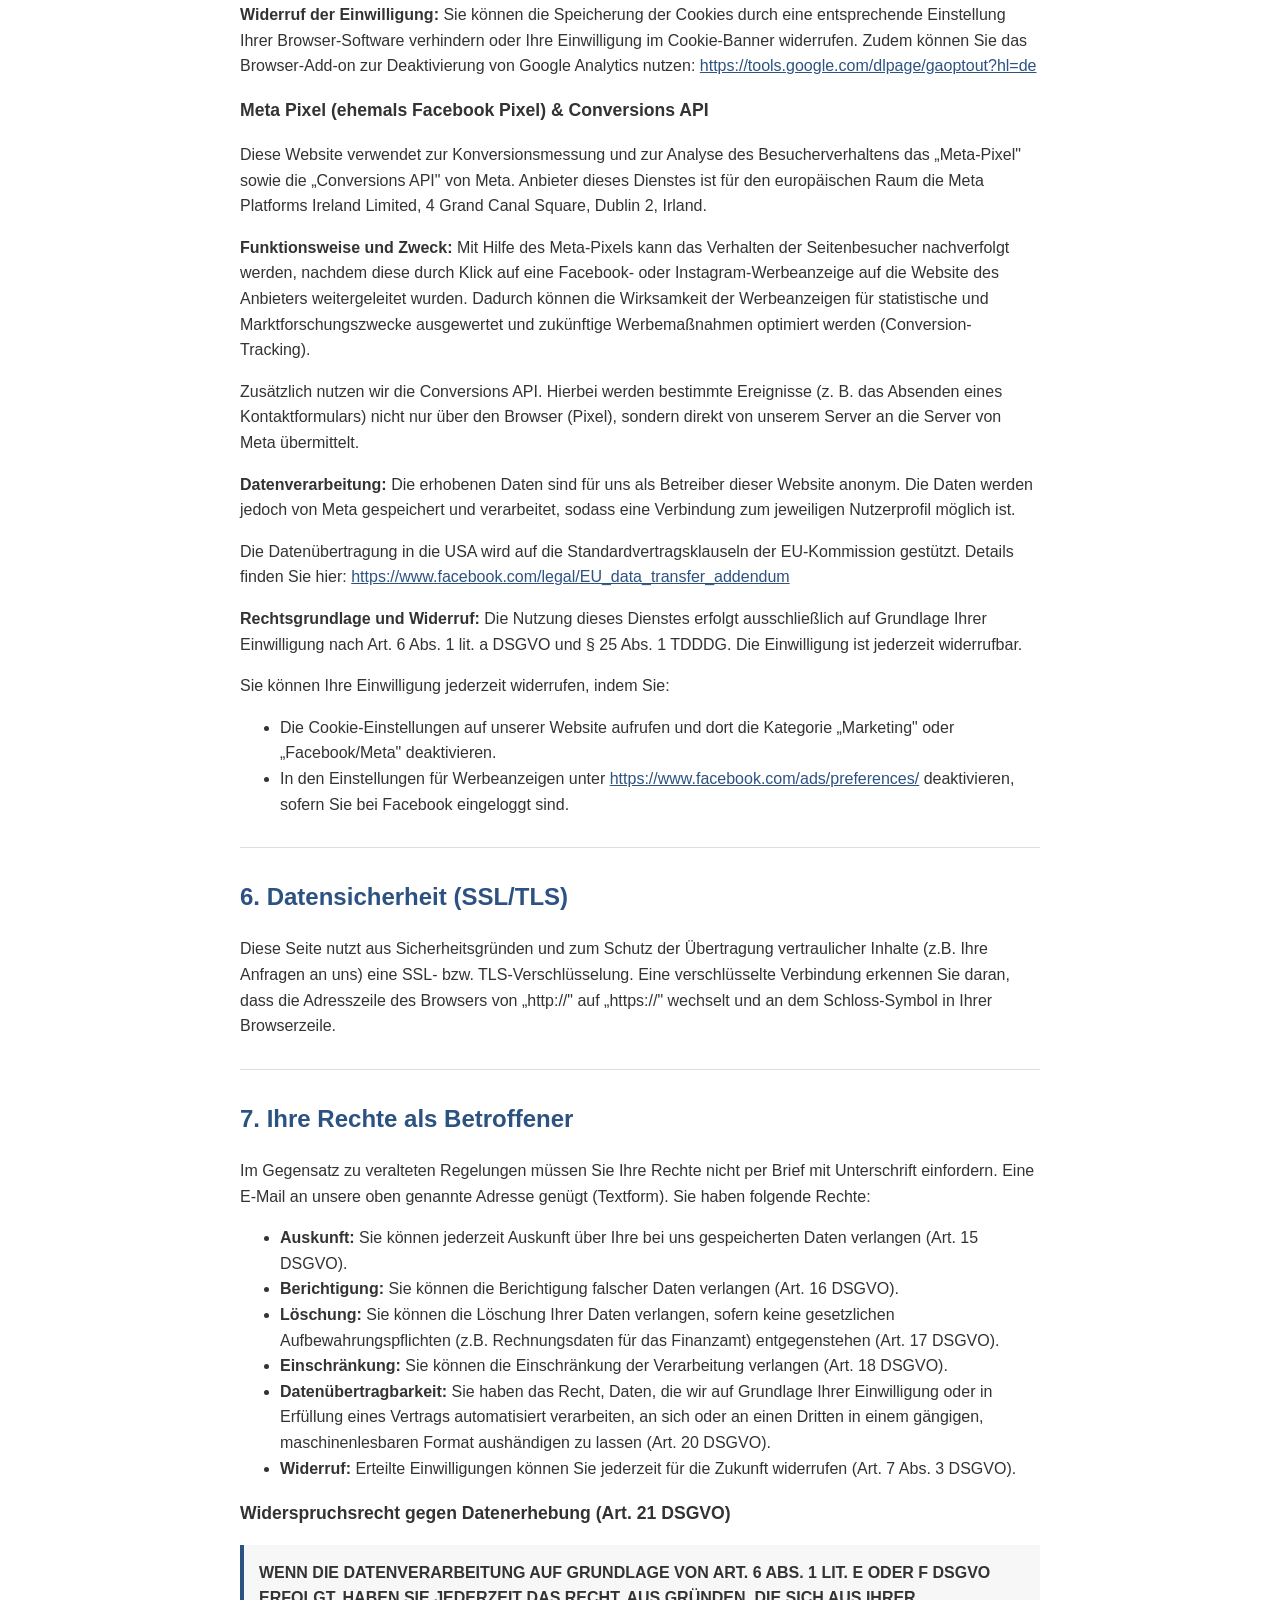
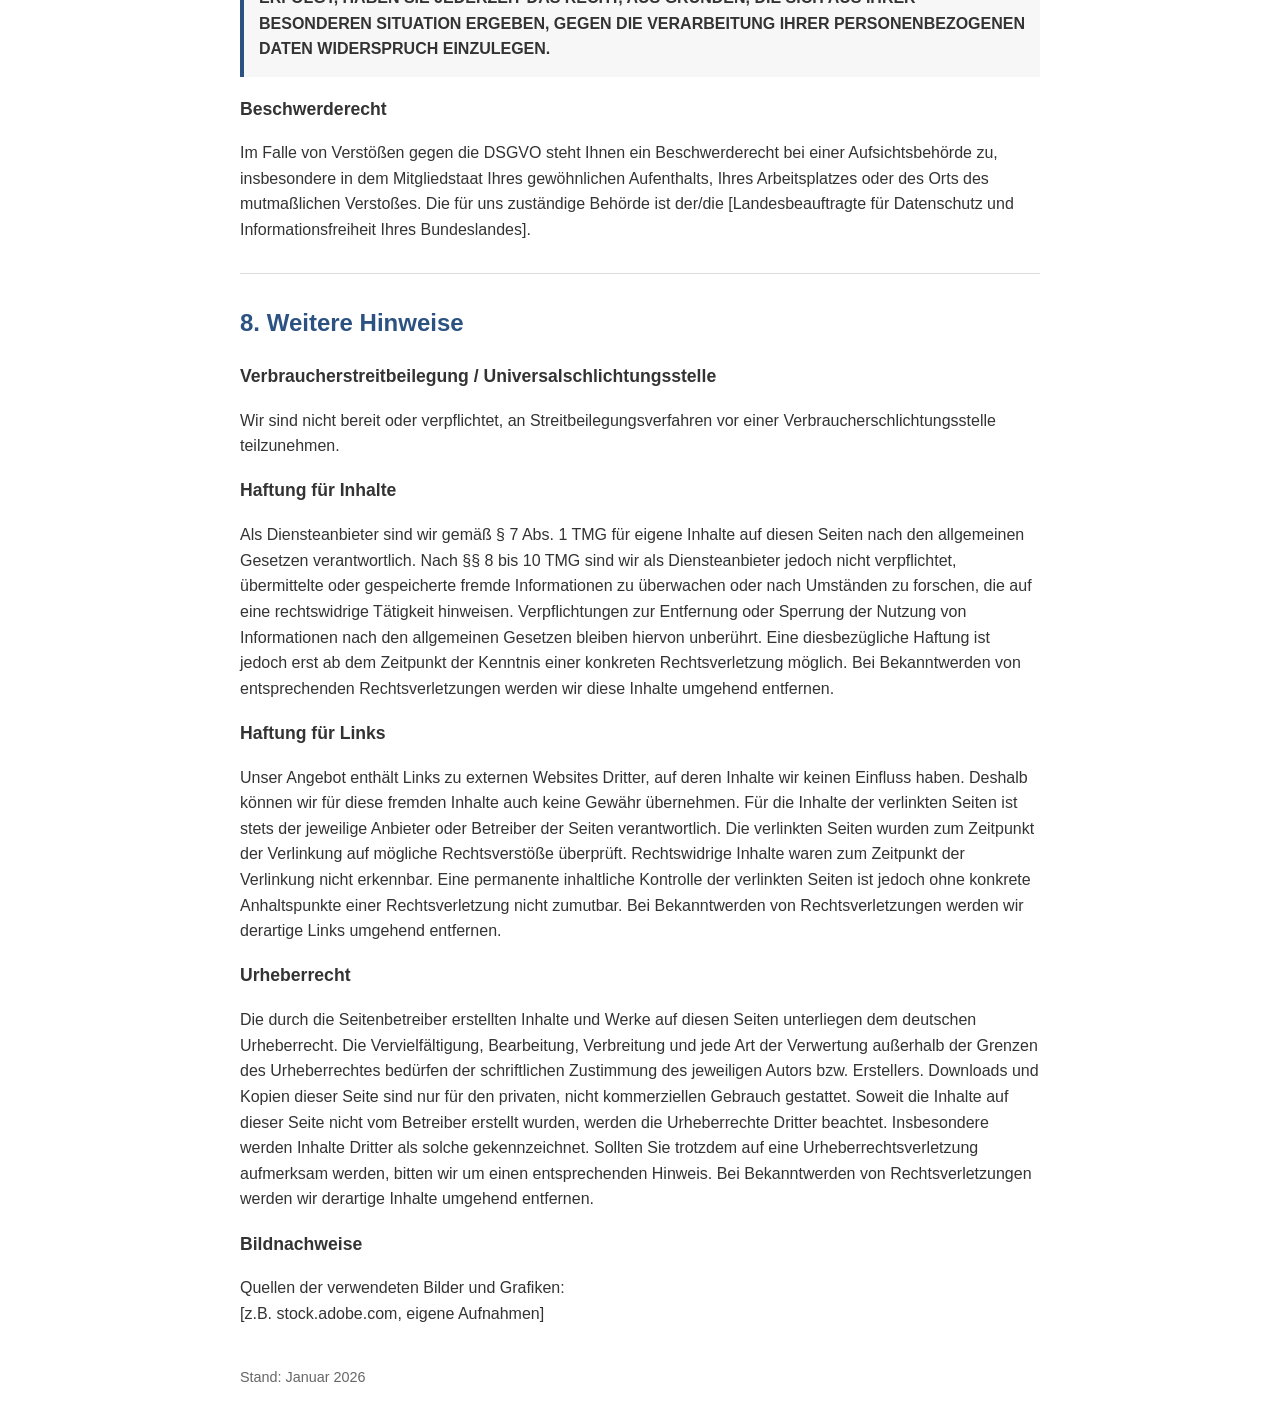
<file: datenschutz.html>
<!DOCTYPE html>
<html lang="de">
<head>
    <meta charset="UTF-8">
    <meta name="viewport" content="width=device-width, initial-scale=1.0">
    <title>Datenschutzerklärung - Pflegegrad-Retter.com</title>
</head>
<body style="font-family: Arial, sans-serif; line-height: 1.6; max-width: 800px; margin: 0 auto; padding: 20px; color: #333;">

    <h1 style="color: #2c5282;">Datenschutzerklärung</h1>
    <p style="color: #666;">Erklärungen gemäß § 5 TMG und Art. 13/14 DSGVO</p>

    <p>
        <strong>[Firmenname / Name]</strong><br>
        [Straße und Hausnummer], [PLZ] [Ort]<br>
        E-Mail: info@pflegegrad-retter.com
    </p>
    <p>
        <strong>Verantwortlich für den Inhalt gemäß § 55 Abs. 2 RStV</strong><br>
        [Vorname Nachname]
    </p>
    <p style="color: #666;">Stand: Januar 2026</p>

    <hr style="margin: 30px 0; border: none; border-top: 1px solid #ddd;">

    <h2 style="color: #2c5282;">1. Datenschutz auf einen Blick</h2>

    <h3 style="font-size: 1.1em;">Allgemeine Hinweise</h3>
    <p>
        Die folgenden Hinweise geben einen einfachen Überblick darüber, was mit Ihren personenbezogenen Daten passiert, wenn Sie diese Website besuchen. Personenbezogene Daten sind alle Daten, mit denen Sie persönlich identifiziert werden können. Wir, Pflegegrad-Retter.com (nachfolgend „Plattform" oder „Betreiber"), nehmen den Schutz Ihrer persönlichen Daten sehr ernst. Wir behandeln Ihre personenbezogenen Daten vertraulich und entsprechend der gesetzlichen Datenschutzvorschriften sowie dieser Datenschutzerklärung.
    </p>

    <h3 style="font-size: 1.1em;">Verantwortliche Stelle</h3>
    <p>
        Verantwortlich für die Datenverarbeitung auf dieser Website ist:
    </p>
    <p>
        <strong>[Firmenname / Name]</strong><br>
        [Straße und Hausnummer]<br>
        [PLZ] [Ort]<br>
        E-Mail: info@pflegegrad-retter.com
    </p>

    <hr style="margin: 30px 0; border: none; border-top: 1px solid #ddd;">

    <h2 style="color: #2c5282;">2. Datenerfassung auf unserer Website</h2>

    <h3 style="font-size: 1.1em;">Server-Logfiles</h3>
    <p>
        Der Provider der Seiten erhebt und speichert automatisch Informationen in so genannten Server-Log-Dateien, die Ihr Browser automatisch an uns übermittelt. Dies sind:
    </p>
    <ul>
        <li>Browsertyp und Browserversion</li>
        <li>Verwendetes Betriebssystem</li>
        <li>Referrer URL (die zuvor besuchte Seite)</li>
        <li>Hostname des zugreifenden Rechners</li>
        <li>Uhrzeit der Serveranfrage</li>
        <li>IP-Adresse (ggf. anonymisiert)</li>
    </ul>
    <p>
        Eine Zusammenführung dieser Daten mit anderen Datenquellen wird nicht vorgenommen. Die Erfassung dieser Daten erfolgt auf Grundlage von Art. 6 Abs. 1 lit. f DSGVO. Der Websitebetreiber hat ein berechtigtes Interesse an der technisch fehlerfreien Darstellung und der Optimierung seiner Website – hierzu müssen die Server-Logfiles erfasst werden.
    </p>

    <h3 style="font-size: 1.1em;">Registrierung / Login-Bereich (Falls vorhanden)</h3>
    <p>
        Sofern Sie sich auf unserer Plattform registrieren, um Dienstleistungen in Anspruch zu nehmen oder den Status von Aufträgen einzusehen, speichern wir die bei der Registrierung eingegebenen Daten (Benutzername, E-Mail, Passwort als Hash, Login-Zeiten, Session-IDs).
    </p>
    <p>
        Die Verarbeitung der bei der Registrierung eingegebenen Daten erfolgt zum Zwecke der Nutzung des Angebotes und ist für die Vertragsabwicklung erforderlich (Art. 6 Abs. 1 lit. b DSGVO).
    </p>

    <h3 style="font-size: 1.1em;">Cookies</h3>
    <p>
        Unsere Internetseiten verwenden so genannte „Cookies". Cookies sind kleine Textdateien und richten auf Ihrem Endgerät keinen Schaden an.
    </p>
    <ul>
        <li><strong>Technisch notwendige Cookies (Session-Cookies):</strong> Diese sind zur Funktion der Website (z.B. Login, Warenkorb, Formularzwischenspeicherung) erforderlich. Rechtsgrundlage: Art. 6 Abs. 1 lit. f DSGVO.</li>
        <li><strong>Analyse- & Marketing-Cookies:</strong> Diese werden nur gesetzt, wenn Sie uns im Cookie-Banner Ihre ausdrückliche Einwilligung gegeben haben (Art. 6 Abs. 1 lit. a DSGVO). Sie können Ihre Einwilligung jederzeit widerrufen.</li>
    </ul>

    <hr style="margin: 30px 0; border: none; border-top: 1px solid #ddd;">

    <h2 style="color: #2c5282;">3. Verarbeitung bei Beratungs- und Vermittlungsverträgen</h2>

    <p>
        Zur Erbringung unserer Dienstleistung (Beratung zu Pflegegraden, Unterstützung bei Widersprüchen, Vermittlung von Pflegeberatern oder Gutachtern) ist es erforderlich, personenbezogene Daten zu verarbeiten.
    </p>

    <h3 style="font-size: 1.1em;">Welche Daten werden erhoben?</h3>
    <p>Im Rahmen Ihrer Anfrage (Kontaktformular, Telefonat oder E-Mail) erfassen wir:</p>
    <ul>
        <li>Stammdaten (Name, Vorname)</li>
        <li>Kontaktdaten (E-Mail, Telefonnummer, Adresse)</li>
        <li>Auftragsdaten (Pflegesituation, bisheriger Pflegegrad, gewünschte Dienstleistung)</li>
    </ul>

    <h3 style="font-size: 1.1em;">Rechtsgrundlage und Zweck</h3>
    <p>
        Die Verarbeitung erfolgt zur Erfüllung eines Vertrags oder zur Durchführung vorvertraglicher Maßnahmen (Angebotsstellung) gemäß Art. 6 Abs. 1 lit. b DSGVO.
    </p>

    <h3 style="font-size: 1.1em;">Weitergabe an Partner</h3>
    <p>
        Zum Zwecke der Auftragserfüllung (z.B. Beratungstermin, Gutachten, Widerspruchsverfahren) geben wir Ihre Daten an ausgewählte Partnerunternehmen (Pflegeberater, Sachverständige) weiter. Diese Weitergabe erfolgt ausschließlich, soweit dies für die Abwicklung des Auftrags notwendig ist. Unsere Partner sind vertraglich verpflichtet, die Datenschutzbestimmungen einzuhalten. Eine Weitergabe an unbeteiligte Dritte oder ein Verkauf Ihrer Adressdaten findet nicht statt.
    </p>

    <hr style="margin: 30px 0; border: none; border-top: 1px solid #ddd;">

    <h2 style="color: #2c5282;">4. Werbung und Newsletter</h2>

    <h3 style="font-size: 1.1em;">Bestandskundenwerbung</h3>
    <p>
        Wenn wir Ihre E-Mail-Adresse im Zusammenhang mit dem Verkauf einer Ware oder Dienstleistung erhalten haben und Sie dem nicht widersprochen haben, behalten wir uns vor, Ihnen regelmäßig Angebote zu ähnlichen Produkten aus unserem Sortiment per E-Mail zuzusenden (Direktwerbung gemäß § 7 Abs. 3 UWG). Sie können dieser Verwendung Ihrer E-Mail-Adresse jederzeit widersprechen.
    </p>

    <h3 style="font-size: 1.1em;">Newsletter</h3>
    <p>
        Sofern Sie sich explizit für einen Newsletter anmelden, erfolgt die Verarbeitung auf Grundlage Ihrer Einwilligung (Art. 6 Abs. 1 lit. a DSGVO). Ein Widerruf ist jederzeit über den "Austragen"-Link im Newsletter möglich.
    </p>

    <hr style="margin: 30px 0; border: none; border-top: 1px solid #ddd;">

    <h2 style="color: #2c5282;">5. Analyse-Tools und Werbung</h2>

    <h3 style="font-size: 1.1em;">Google Analytics</h3>
    <p>
        Soweit Sie Ihre Einwilligung erklärt haben, wird auf dieser Website Google Analytics eingesetzt, ein Webanalysedienst der Google Ireland Limited, Gordon House, Barrow Street, Dublin 4, Irland.
    </p>
    <p>
        Google Analytics verwendet Cookies, die eine Analyse der Benutzung der Website durch Sie ermöglichen. Die durch den Cookie erzeugten Informationen über Ihre Benutzung dieser Website werden in der Regel an einen Server von Google in den USA übertragen und dort gespeichert. Wir nutzen die Funktion „IP-Anonymisierung". Dadurch wird Ihre IP-Adresse von Google innerhalb von Mitgliedstaaten der Europäischen Union gekürzt.
    </p>
    <p>
        <strong>Widerruf der Einwilligung:</strong> Sie können die Speicherung der Cookies durch eine entsprechende Einstellung Ihrer Browser-Software verhindern oder Ihre Einwilligung im Cookie-Banner widerrufen. Zudem können Sie das Browser-Add-on zur Deaktivierung von Google Analytics nutzen: <a href="https://tools.google.com/dlpage/gaoptout?hl=de" target="_blank" style="color: #2c5282;">https://tools.google.com/dlpage/gaoptout?hl=de</a>
    </p>

    <h3 style="font-size: 1.1em;">Meta Pixel (ehemals Facebook Pixel) & Conversions API</h3>
    <p>
        Diese Website verwendet zur Konversionsmessung und zur Analyse des Besucherverhaltens das „Meta-Pixel" sowie die „Conversions API" von Meta. Anbieter dieses Dienstes ist für den europäischen Raum die Meta Platforms Ireland Limited, 4 Grand Canal Square, Dublin 2, Irland.
    </p>
    <p>
        <strong>Funktionsweise und Zweck:</strong> Mit Hilfe des Meta-Pixels kann das Verhalten der Seitenbesucher nachverfolgt werden, nachdem diese durch Klick auf eine Facebook- oder Instagram-Werbeanzeige auf die Website des Anbieters weitergeleitet wurden. Dadurch können die Wirksamkeit der Werbeanzeigen für statistische und Marktforschungszwecke ausgewertet und zukünftige Werbemaßnahmen optimiert werden (Conversion-Tracking).
    </p>
    <p>
        Zusätzlich nutzen wir die Conversions API. Hierbei werden bestimmte Ereignisse (z. B. das Absenden eines Kontaktformulars) nicht nur über den Browser (Pixel), sondern direkt von unserem Server an die Server von Meta übermittelt.
    </p>
    <p>
        <strong>Datenverarbeitung:</strong> Die erhobenen Daten sind für uns als Betreiber dieser Website anonym. Die Daten werden jedoch von Meta gespeichert und verarbeitet, sodass eine Verbindung zum jeweiligen Nutzerprofil möglich ist.
    </p>
    <p>
        Die Datenübertragung in die USA wird auf die Standardvertragsklauseln der EU-Kommission gestützt. Details finden Sie hier: <a href="https://www.facebook.com/legal/EU_data_transfer_addendum" target="_blank" style="color: #2c5282;">https://www.facebook.com/legal/EU_data_transfer_addendum</a>
    </p>
    <p>
        <strong>Rechtsgrundlage und Widerruf:</strong> Die Nutzung dieses Dienstes erfolgt ausschließlich auf Grundlage Ihrer Einwilligung nach Art. 6 Abs. 1 lit. a DSGVO und § 25 Abs. 1 TDDDG. Die Einwilligung ist jederzeit widerrufbar.
    </p>
    <p>
        Sie können Ihre Einwilligung jederzeit widerrufen, indem Sie:
    </p>
    <ul>
        <li>Die Cookie-Einstellungen auf unserer Website aufrufen und dort die Kategorie „Marketing" oder „Facebook/Meta" deaktivieren.</li>
        <li>In den Einstellungen für Werbeanzeigen unter <a href="https://www.facebook.com/ads/preferences/?entry_product=ad_settings_screen" target="_blank" style="color: #2c5282;">https://www.facebook.com/ads/preferences/</a> deaktivieren, sofern Sie bei Facebook eingeloggt sind.</li>
    </ul>

    <hr style="margin: 30px 0; border: none; border-top: 1px solid #ddd;">

    <h2 style="color: #2c5282;">6. Datensicherheit (SSL/TLS)</h2>
    <p>
        Diese Seite nutzt aus Sicherheitsgründen und zum Schutz der Übertragung vertraulicher Inhalte (z.B. Ihre Anfragen an uns) eine SSL- bzw. TLS-Verschlüsselung. Eine verschlüsselte Verbindung erkennen Sie daran, dass die Adresszeile des Browsers von „http://" auf „https://" wechselt und an dem Schloss-Symbol in Ihrer Browserzeile.
    </p>

    <hr style="margin: 30px 0; border: none; border-top: 1px solid #ddd;">

    <h2 style="color: #2c5282;">7. Ihre Rechte als Betroffener</h2>
    <p>
        Im Gegensatz zu veralteten Regelungen müssen Sie Ihre Rechte nicht per Brief mit Unterschrift einfordern. Eine E-Mail an unsere oben genannte Adresse genügt (Textform). Sie haben folgende Rechte:
    </p>
    <ul>
        <li><strong>Auskunft:</strong> Sie können jederzeit Auskunft über Ihre bei uns gespeicherten Daten verlangen (Art. 15 DSGVO).</li>
        <li><strong>Berichtigung:</strong> Sie können die Berichtigung falscher Daten verlangen (Art. 16 DSGVO).</li>
        <li><strong>Löschung:</strong> Sie können die Löschung Ihrer Daten verlangen, sofern keine gesetzlichen Aufbewahrungspflichten (z.B. Rechnungsdaten für das Finanzamt) entgegenstehen (Art. 17 DSGVO).</li>
        <li><strong>Einschränkung:</strong> Sie können die Einschränkung der Verarbeitung verlangen (Art. 18 DSGVO).</li>
        <li><strong>Datenübertragbarkeit:</strong> Sie haben das Recht, Daten, die wir auf Grundlage Ihrer Einwilligung oder in Erfüllung eines Vertrags automatisiert verarbeiten, an sich oder an einen Dritten in einem gängigen, maschinenlesbaren Format aushändigen zu lassen (Art. 20 DSGVO).</li>
        <li><strong>Widerruf:</strong> Erteilte Einwilligungen können Sie jederzeit für die Zukunft widerrufen (Art. 7 Abs. 3 DSGVO).</li>
    </ul>

    <h3 style="font-size: 1.1em;">Widerspruchsrecht gegen Datenerhebung (Art. 21 DSGVO)</h3>
    <p style="background: #f7f7f7; padding: 15px; border-left: 4px solid #2c5282;">
        <strong>WENN DIE DATENVERARBEITUNG AUF GRUNDLAGE VON ART. 6 ABS. 1 LIT. E ODER F DSGVO ERFOLGT, HABEN SIE JEDERZEIT DAS RECHT, AUS GRÜNDEN, DIE SICH AUS IHRER BESONDEREN SITUATION ERGEBEN, GEGEN DIE VERARBEITUNG IHRER PERSONENBEZOGENEN DATEN WIDERSPRUCH EINZULEGEN.</strong>
    </p>

    <h3 style="font-size: 1.1em;">Beschwerderecht</h3>
    <p>
        Im Falle von Verstößen gegen die DSGVO steht Ihnen ein Beschwerderecht bei einer Aufsichtsbehörde zu, insbesondere in dem Mitgliedstaat Ihres gewöhnlichen Aufenthalts, Ihres Arbeitsplatzes oder des Orts des mutmaßlichen Verstoßes. Die für uns zuständige Behörde ist der/die [Landesbeauftragte für Datenschutz und Informationsfreiheit Ihres Bundeslandes].
    </p>

    <hr style="margin: 30px 0; border: none; border-top: 1px solid #ddd;">

    <h2 style="color: #2c5282;">8. Weitere Hinweise</h2>

    <h3 style="font-size: 1.1em;">Verbraucherstreitbeilegung / Universalschlichtungsstelle</h3>
    <p>
        Wir sind nicht bereit oder verpflichtet, an Streitbeilegungsverfahren vor einer Verbraucherschlichtungsstelle teilzunehmen.
    </p>

    <h3 style="font-size: 1.1em;">Haftung für Inhalte</h3>
    <p>
        Als Diensteanbieter sind wir gemäß § 7 Abs. 1 TMG für eigene Inhalte auf diesen Seiten nach den allgemeinen Gesetzen verantwortlich. Nach §§ 8 bis 10 TMG sind wir als Diensteanbieter jedoch nicht verpflichtet, übermittelte oder gespeicherte fremde Informationen zu überwachen oder nach Umständen zu forschen, die auf eine rechtswidrige Tätigkeit hinweisen. Verpflichtungen zur Entfernung oder Sperrung der Nutzung von Informationen nach den allgemeinen Gesetzen bleiben hiervon unberührt. Eine diesbezügliche Haftung ist jedoch erst ab dem Zeitpunkt der Kenntnis einer konkreten Rechtsverletzung möglich. Bei Bekanntwerden von entsprechenden Rechtsverletzungen werden wir diese Inhalte umgehend entfernen.
    </p>

    <h3 style="font-size: 1.1em;">Haftung für Links</h3>
    <p>
        Unser Angebot enthält Links zu externen Websites Dritter, auf deren Inhalte wir keinen Einfluss haben. Deshalb können wir für diese fremden Inhalte auch keine Gewähr übernehmen. Für die Inhalte der verlinkten Seiten ist stets der jeweilige Anbieter oder Betreiber der Seiten verantwortlich. Die verlinkten Seiten wurden zum Zeitpunkt der Verlinkung auf mögliche Rechtsverstöße überprüft. Rechtswidrige Inhalte waren zum Zeitpunkt der Verlinkung nicht erkennbar. Eine permanente inhaltliche Kontrolle der verlinkten Seiten ist jedoch ohne konkrete Anhaltspunkte einer Rechtsverletzung nicht zumutbar. Bei Bekanntwerden von Rechtsverletzungen werden wir derartige Links umgehend entfernen.
    </p>

    <h3 style="font-size: 1.1em;">Urheberrecht</h3>
    <p>
        Die durch die Seitenbetreiber erstellten Inhalte und Werke auf diesen Seiten unterliegen dem deutschen Urheberrecht. Die Vervielfältigung, Bearbeitung, Verbreitung und jede Art der Verwertung außerhalb der Grenzen des Urheberrechtes bedürfen der schriftlichen Zustimmung des jeweiligen Autors bzw. Erstellers. Downloads und Kopien dieser Seite sind nur für den privaten, nicht kommerziellen Gebrauch gestattet. Soweit die Inhalte auf dieser Seite nicht vom Betreiber erstellt wurden, werden die Urheberrechte Dritter beachtet. Insbesondere werden Inhalte Dritter als solche gekennzeichnet. Sollten Sie trotzdem auf eine Urheberrechtsverletzung aufmerksam werden, bitten wir um einen entsprechenden Hinweis. Bei Bekanntwerden von Rechtsverletzungen werden wir derartige Inhalte umgehend entfernen.
    </p>

    <h3 style="font-size: 1.1em;">Bildnachweise</h3>
    <p>
        Quellen der verwendeten Bilder und Grafiken:<br>
        [z.B. stock.adobe.com, eigene Aufnahmen]
    </p>

    <p style="margin-top: 40px; color: #666; font-size: 0.9em;">
        Stand: Januar 2026
    </p>

</body>
</html>
</file>
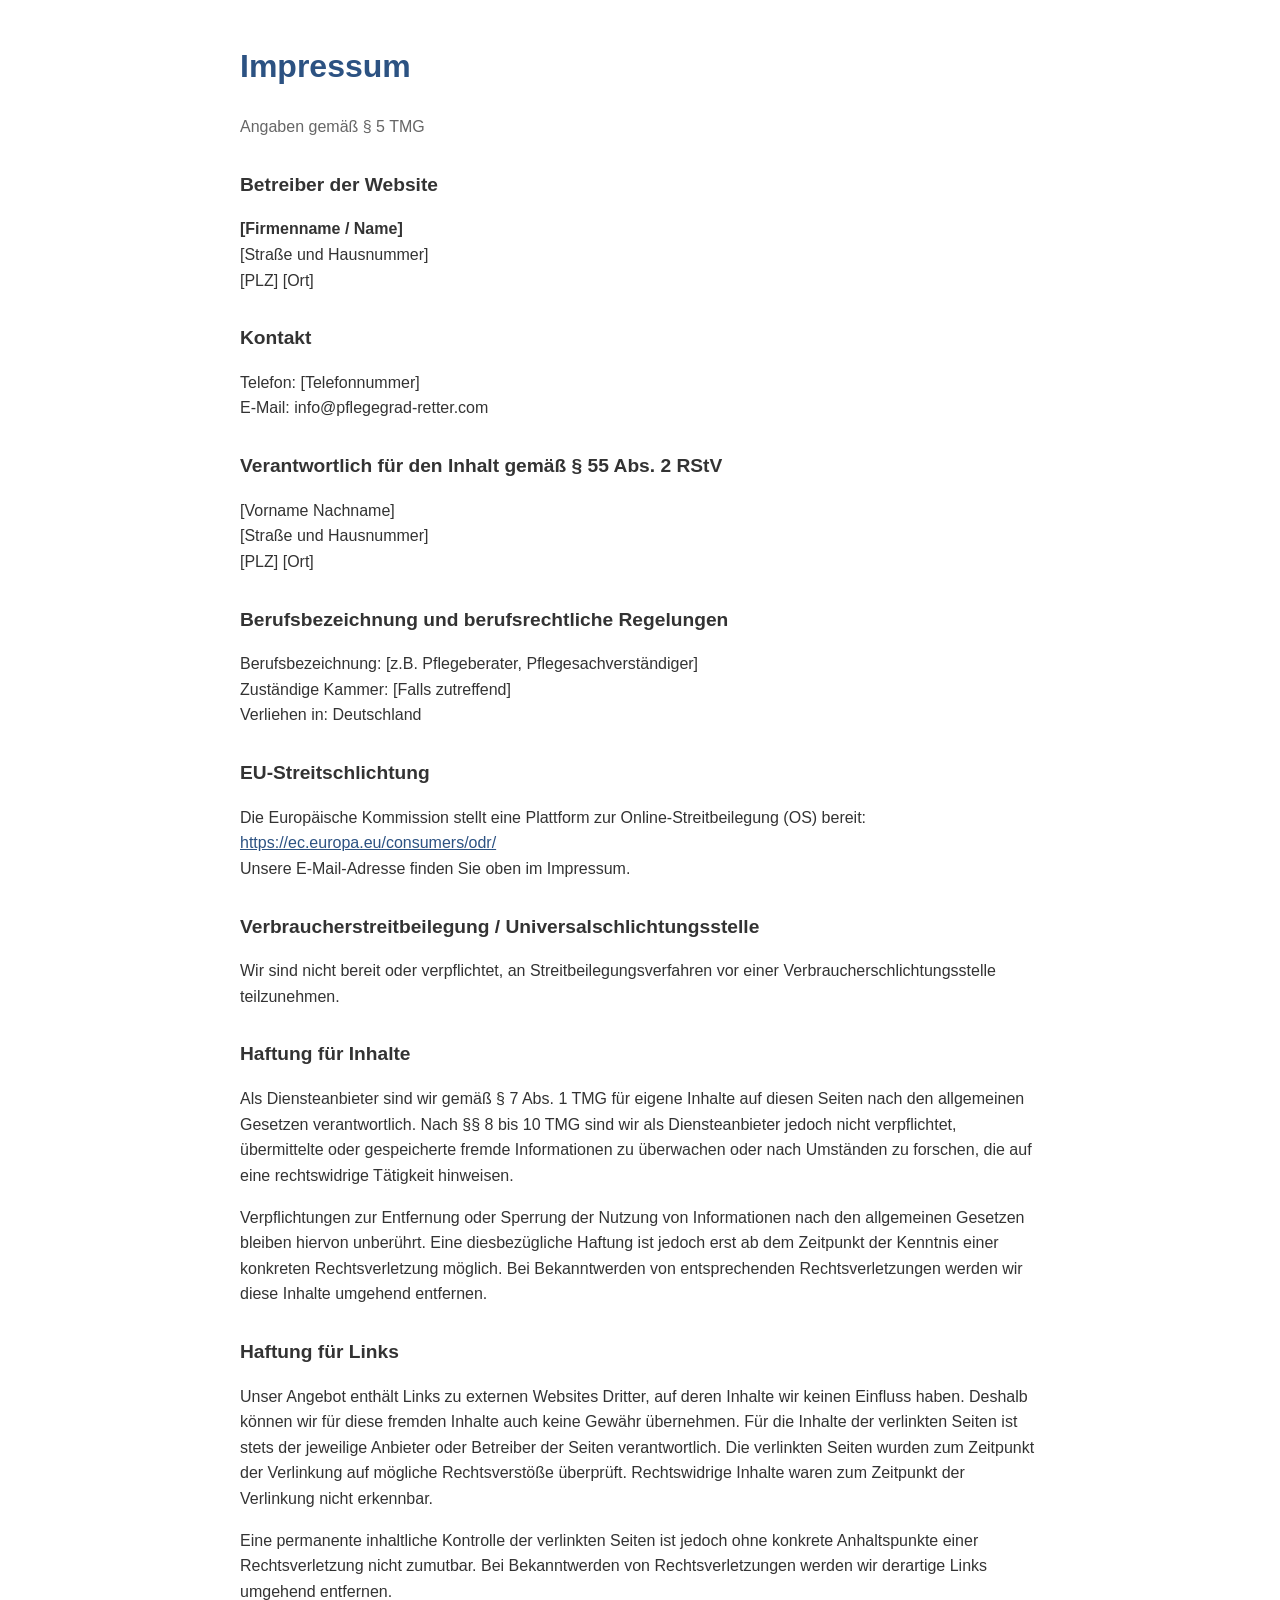
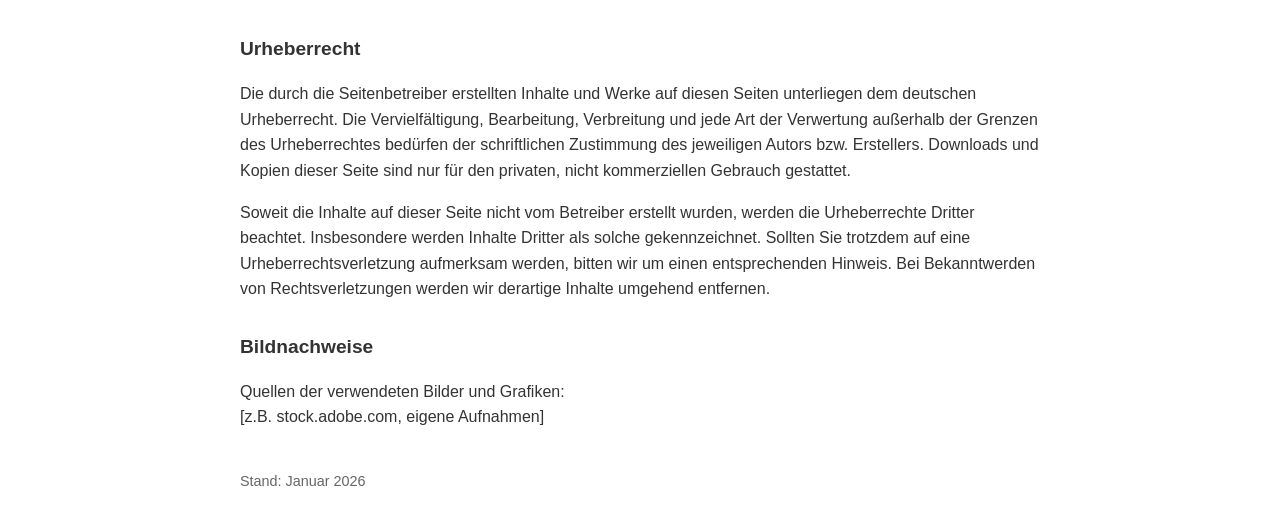
<file: impressum.html>
<!DOCTYPE html>
<html lang="de">
<head>
    <meta charset="UTF-8">
    <meta name="viewport" content="width=device-width, initial-scale=1.0">
    <title>Impressum - Pflegegrad-Retter.com</title>
</head>
<body style="font-family: Arial, sans-serif; line-height: 1.6; max-width: 800px; margin: 0 auto; padding: 20px; color: #333;">

    <h1 style="color: #2c5282;">Impressum</h1>
    <p style="color: #666;">Angaben gemäß § 5 TMG</p>

    <h2 style="font-size: 1.2em; margin-top: 30px;">Betreiber der Website</h2>
    <p>
        <strong>[Firmenname / Name]</strong><br>
        [Straße und Hausnummer]<br>
        [PLZ] [Ort]
    </p>

    <h2 style="font-size: 1.2em; margin-top: 30px;">Kontakt</h2>
    <p>
        Telefon: [Telefonnummer]<br>
        E-Mail: info@pflegegrad-retter.com
    </p>

    <h2 style="font-size: 1.2em; margin-top: 30px;">Verantwortlich für den Inhalt gemäß § 55 Abs. 2 RStV</h2>
    <p>
        [Vorname Nachname]<br>
        [Straße und Hausnummer]<br>
        [PLZ] [Ort]
    </p>

    <h2 style="font-size: 1.2em; margin-top: 30px;">Berufsbezeichnung und berufsrechtliche Regelungen</h2>
    <p>
        Berufsbezeichnung: [z.B. Pflegeberater, Pflegesachverständiger]<br>
        Zuständige Kammer: [Falls zutreffend]<br>
        Verliehen in: Deutschland
    </p>

    <h2 style="font-size: 1.2em; margin-top: 30px;">EU-Streitschlichtung</h2>
    <p>
        Die Europäische Kommission stellt eine Plattform zur Online-Streitbeilegung (OS) bereit:
        <a href="https://ec.europa.eu/consumers/odr/" target="_blank" style="color: #2c5282;">https://ec.europa.eu/consumers/odr/</a><br>
        Unsere E-Mail-Adresse finden Sie oben im Impressum.
    </p>

    <h2 style="font-size: 1.2em; margin-top: 30px;">Verbraucherstreitbeilegung / Universalschlichtungsstelle</h2>
    <p>
        Wir sind nicht bereit oder verpflichtet, an Streitbeilegungsverfahren vor einer Verbraucherschlichtungsstelle teilzunehmen.
    </p>

    <h2 style="font-size: 1.2em; margin-top: 30px;">Haftung für Inhalte</h2>
    <p>
        Als Diensteanbieter sind wir gemäß § 7 Abs. 1 TMG für eigene Inhalte auf diesen Seiten nach den allgemeinen Gesetzen verantwortlich. Nach §§ 8 bis 10 TMG sind wir als Diensteanbieter jedoch nicht verpflichtet, übermittelte oder gespeicherte fremde Informationen zu überwachen oder nach Umständen zu forschen, die auf eine rechtswidrige Tätigkeit hinweisen.
    </p>
    <p>
        Verpflichtungen zur Entfernung oder Sperrung der Nutzung von Informationen nach den allgemeinen Gesetzen bleiben hiervon unberührt. Eine diesbezügliche Haftung ist jedoch erst ab dem Zeitpunkt der Kenntnis einer konkreten Rechtsverletzung möglich. Bei Bekanntwerden von entsprechenden Rechtsverletzungen werden wir diese Inhalte umgehend entfernen.
    </p>

    <h2 style="font-size: 1.2em; margin-top: 30px;">Haftung für Links</h2>
    <p>
        Unser Angebot enthält Links zu externen Websites Dritter, auf deren Inhalte wir keinen Einfluss haben. Deshalb können wir für diese fremden Inhalte auch keine Gewähr übernehmen. Für die Inhalte der verlinkten Seiten ist stets der jeweilige Anbieter oder Betreiber der Seiten verantwortlich. Die verlinkten Seiten wurden zum Zeitpunkt der Verlinkung auf mögliche Rechtsverstöße überprüft. Rechtswidrige Inhalte waren zum Zeitpunkt der Verlinkung nicht erkennbar.
    </p>
    <p>
        Eine permanente inhaltliche Kontrolle der verlinkten Seiten ist jedoch ohne konkrete Anhaltspunkte einer Rechtsverletzung nicht zumutbar. Bei Bekanntwerden von Rechtsverletzungen werden wir derartige Links umgehend entfernen.
    </p>

    <h2 style="font-size: 1.2em; margin-top: 30px;">Urheberrecht</h2>
    <p>
        Die durch die Seitenbetreiber erstellten Inhalte und Werke auf diesen Seiten unterliegen dem deutschen Urheberrecht. Die Vervielfältigung, Bearbeitung, Verbreitung und jede Art der Verwertung außerhalb der Grenzen des Urheberrechtes bedürfen der schriftlichen Zustimmung des jeweiligen Autors bzw. Erstellers. Downloads und Kopien dieser Seite sind nur für den privaten, nicht kommerziellen Gebrauch gestattet.
    </p>
    <p>
        Soweit die Inhalte auf dieser Seite nicht vom Betreiber erstellt wurden, werden die Urheberrechte Dritter beachtet. Insbesondere werden Inhalte Dritter als solche gekennzeichnet. Sollten Sie trotzdem auf eine Urheberrechtsverletzung aufmerksam werden, bitten wir um einen entsprechenden Hinweis. Bei Bekanntwerden von Rechtsverletzungen werden wir derartige Inhalte umgehend entfernen.
    </p>

    <h2 style="font-size: 1.2em; margin-top: 30px;">Bildnachweise</h2>
    <p>
        Quellen der verwendeten Bilder und Grafiken:<br>
        [z.B. stock.adobe.com, eigene Aufnahmen]
    </p>

    <p style="margin-top: 40px; color: #666; font-size: 0.9em;">
        Stand: Januar 2026
    </p>

</body>
</html>
</file>
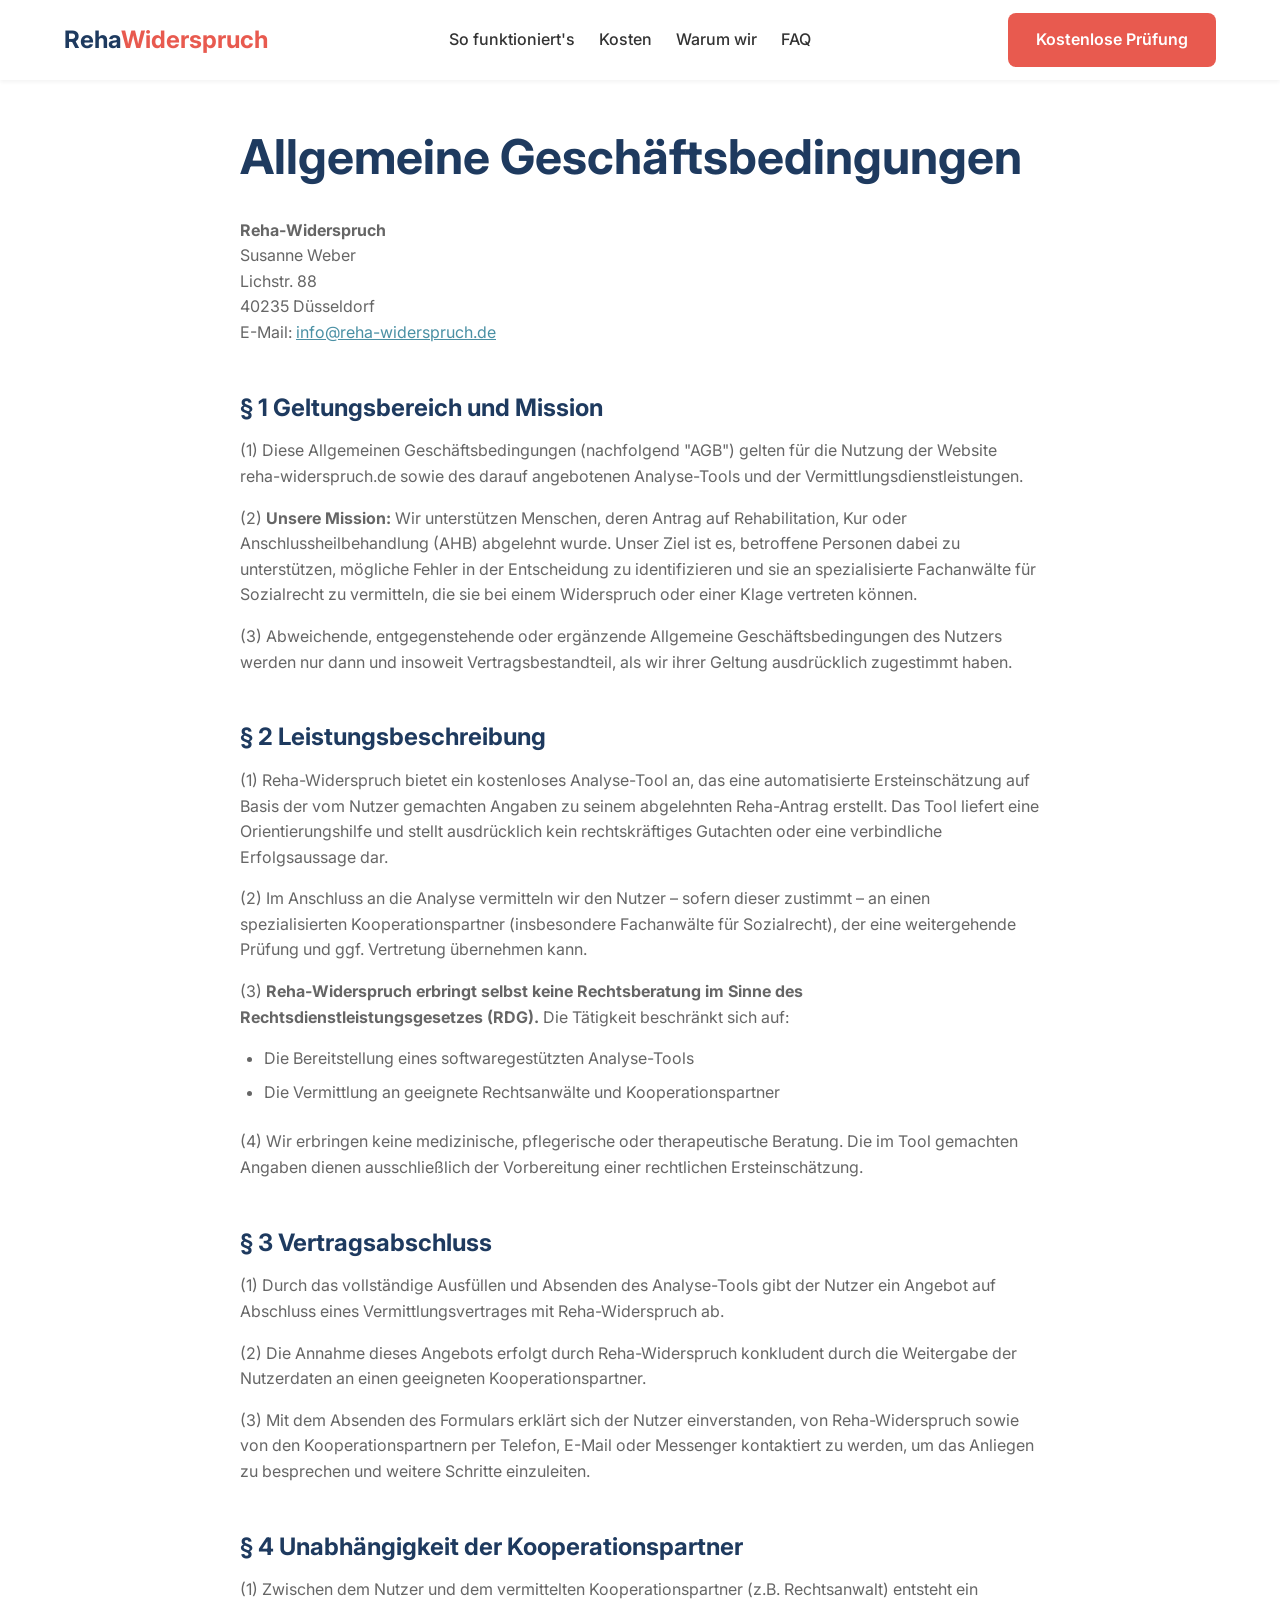
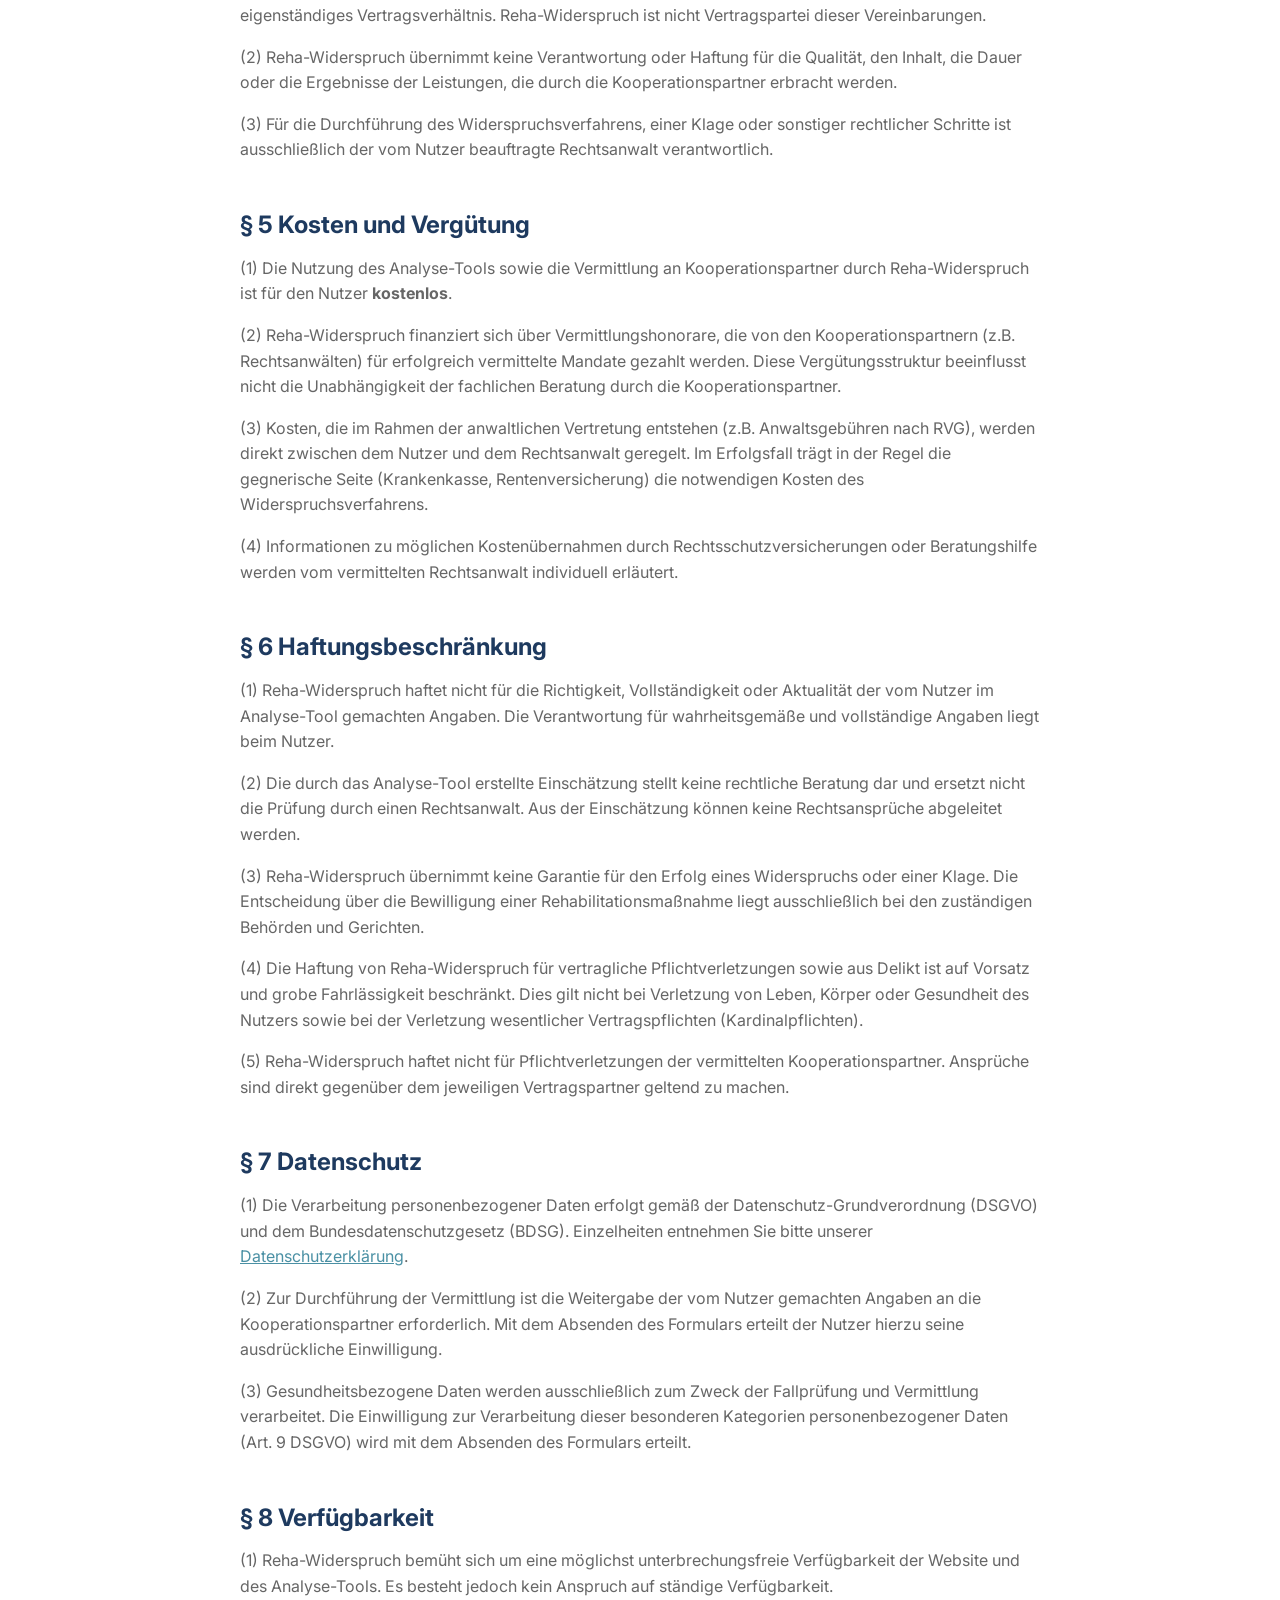
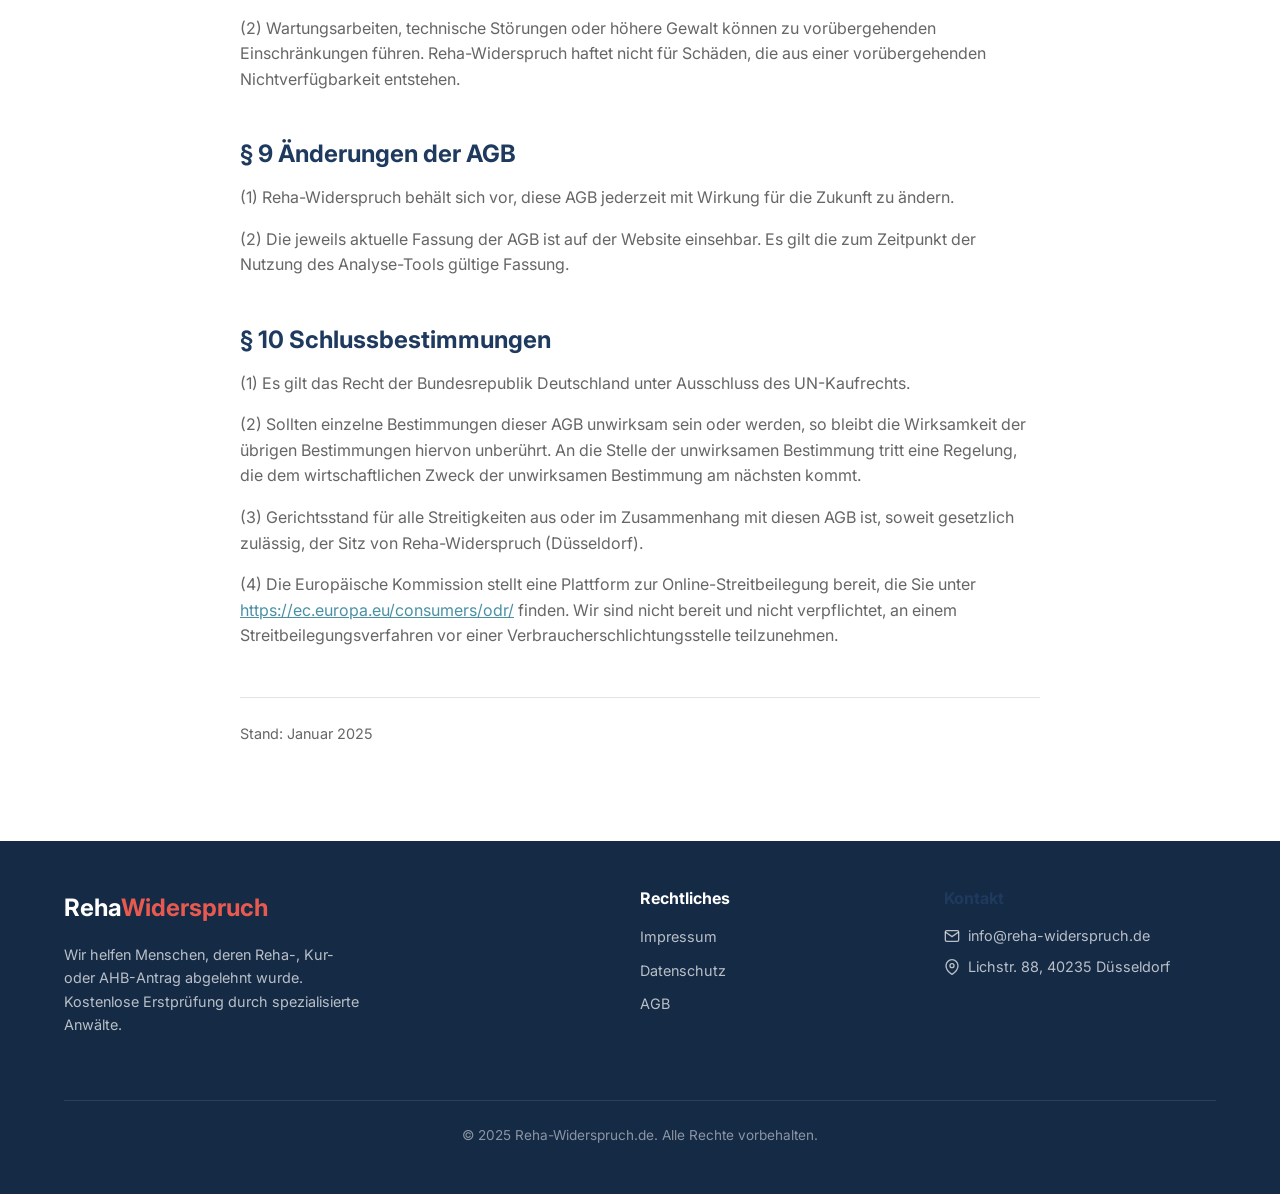
<file: reha-widerspruch/agb.html>
<!DOCTYPE html>
<html lang="de">
<head>
  <meta charset="UTF-8">
  <meta name="viewport" content="width=device-width, initial-scale=1.0">
  <meta name="description" content="Allgemeine Geschäftsbedingungen von Reha-Widerspruch.de">
  <meta name="robots" content="noindex, follow">

  <title>Allgemeine Geschäftsbedingungen | Reha-Widerspruch.de</title>

  <!-- Favicon -->
  <link rel="icon" type="image/svg+xml" href="data:image/svg+xml,<svg xmlns='http://www.w3.org/2000/svg' viewBox='0 0 100 100'><text y='.9em' font-size='90'>⚖️</text></svg>">

  <!-- Google Fonts -->
  <link rel="preconnect" href="https://fonts.googleapis.com">
  <link rel="preconnect" href="https://fonts.gstatic.com" crossorigin>
  <link href="https://fonts.googleapis.com/css2?family=Inter:wght@400;500;600;700&display=swap" rel="stylesheet">

  <!-- Stylesheet -->
  <link rel="stylesheet" href="css/style.css">
</head>
<body>

  <!-- Header -->
  <header class="header">
    <div class="container header__inner">
      <a href="/" class="header__logo">Reha<span>Widerspruch</span></a>

      <nav class="nav">
        <ul class="nav__list">
          <li><a href="index.html#so-funktionierts" class="nav__link">So funktioniert's</a></li>
          <li><a href="index.html#kosten" class="nav__link">Kosten</a></li>
          <li><a href="index.html#vorteile" class="nav__link">Warum wir</a></li>
          <li><a href="index.html#faq" class="nav__link">FAQ</a></li>
        </ul>
      </nav>

      <a href="index.html#lp" class="btn btn--primary nav__cta hide-mobile">Kostenlose Prüfung</a>

      <button class="menu-toggle" aria-label="Menü öffnen">
        <span class="menu-toggle__bar"></span>
        <span class="menu-toggle__bar"></span>
        <span class="menu-toggle__bar"></span>
      </button>
    </div>
  </header>

  <!-- Mobile Navigation -->
  <nav class="mobile-nav">
    <ul class="mobile-nav__list">
      <li><a href="index.html#so-funktionierts" class="mobile-nav__link">So funktioniert's</a></li>
      <li><a href="index.html#kosten" class="mobile-nav__link">Kosten</a></li>
      <li><a href="index.html#vorteile" class="mobile-nav__link">Warum wir</a></li>
      <li><a href="index.html#faq" class="mobile-nav__link">FAQ</a></li>
    </ul>
    <a href="index.html#lp" class="btn btn--primary btn--full mobile-nav__cta">Kostenlose Prüfung starten</a>
  </nav>

  <main class="legal">
    <div class="container">
      <div class="legal__content">
        <h1>Allgemeine Geschäftsbedingungen</h1>

        <p>
          <strong>Reha-Widerspruch</strong><br>
          Susanne Weber<br>
          Lichstr. 88<br>
          40235 Düsseldorf<br>
          E-Mail: <a href="mailto:info@reha-widerspruch.de">info@reha-widerspruch.de</a>
        </p>

        <h2>§ 1 Geltungsbereich und Mission</h2>

        <p>
          (1) Diese Allgemeinen Geschäftsbedingungen (nachfolgend "AGB") gelten für die Nutzung der Website reha-widerspruch.de sowie des darauf angebotenen Analyse-Tools und der Vermittlungsdienstleistungen.
        </p>
        <p>
          (2) <strong>Unsere Mission:</strong> Wir unterstützen Menschen, deren Antrag auf Rehabilitation, Kur oder Anschlussheilbehandlung (AHB) abgelehnt wurde. Unser Ziel ist es, betroffene Personen dabei zu unterstützen, mögliche Fehler in der Entscheidung zu identifizieren und sie an spezialisierte Fachanwälte für Sozialrecht zu vermitteln, die sie bei einem Widerspruch oder einer Klage vertreten können.
        </p>
        <p>
          (3) Abweichende, entgegenstehende oder ergänzende Allgemeine Geschäftsbedingungen des Nutzers werden nur dann und insoweit Vertragsbestandteil, als wir ihrer Geltung ausdrücklich zugestimmt haben.
        </p>

        <h2>§ 2 Leistungsbeschreibung</h2>

        <p>
          (1) Reha-Widerspruch bietet ein kostenloses Analyse-Tool an, das eine automatisierte Ersteinschätzung auf Basis der vom Nutzer gemachten Angaben zu seinem abgelehnten Reha-Antrag erstellt. Das Tool liefert eine Orientierungshilfe und stellt ausdrücklich kein rechtskräftiges Gutachten oder eine verbindliche Erfolgsaussage dar.
        </p>
        <p>
          (2) Im Anschluss an die Analyse vermitteln wir den Nutzer – sofern dieser zustimmt – an einen spezialisierten Kooperationspartner (insbesondere Fachanwälte für Sozialrecht), der eine weitergehende Prüfung und ggf. Vertretung übernehmen kann.
        </p>
        <p>
          (3) <strong>Reha-Widerspruch erbringt selbst keine Rechtsberatung im Sinne des Rechtsdienstleistungsgesetzes (RDG).</strong> Die Tätigkeit beschränkt sich auf:
        </p>
        <ul>
          <li>Die Bereitstellung eines softwaregestützten Analyse-Tools</li>
          <li>Die Vermittlung an geeignete Rechtsanwälte und Kooperationspartner</li>
        </ul>
        <p>
          (4) Wir erbringen keine medizinische, pflegerische oder therapeutische Beratung. Die im Tool gemachten Angaben dienen ausschließlich der Vorbereitung einer rechtlichen Ersteinschätzung.
        </p>

        <h2>§ 3 Vertragsabschluss</h2>

        <p>
          (1) Durch das vollständige Ausfüllen und Absenden des Analyse-Tools gibt der Nutzer ein Angebot auf Abschluss eines Vermittlungsvertrages mit Reha-Widerspruch ab.
        </p>
        <p>
          (2) Die Annahme dieses Angebots erfolgt durch Reha-Widerspruch konkludent durch die Weitergabe der Nutzerdaten an einen geeigneten Kooperationspartner.
        </p>
        <p>
          (3) Mit dem Absenden des Formulars erklärt sich der Nutzer einverstanden, von Reha-Widerspruch sowie von den Kooperationspartnern per Telefon, E-Mail oder Messenger kontaktiert zu werden, um das Anliegen zu besprechen und weitere Schritte einzuleiten.
        </p>

        <h2>§ 4 Unabhängigkeit der Kooperationspartner</h2>

        <p>
          (1) Zwischen dem Nutzer und dem vermittelten Kooperationspartner (z.B. Rechtsanwalt) entsteht ein eigenständiges Vertragsverhältnis. Reha-Widerspruch ist nicht Vertragspartei dieser Vereinbarungen.
        </p>
        <p>
          (2) Reha-Widerspruch übernimmt keine Verantwortung oder Haftung für die Qualität, den Inhalt, die Dauer oder die Ergebnisse der Leistungen, die durch die Kooperationspartner erbracht werden.
        </p>
        <p>
          (3) Für die Durchführung des Widerspruchsverfahrens, einer Klage oder sonstiger rechtlicher Schritte ist ausschließlich der vom Nutzer beauftragte Rechtsanwalt verantwortlich.
        </p>

        <h2>§ 5 Kosten und Vergütung</h2>

        <p>
          (1) Die Nutzung des Analyse-Tools sowie die Vermittlung an Kooperationspartner durch Reha-Widerspruch ist für den Nutzer <strong>kostenlos</strong>.
        </p>
        <p>
          (2) Reha-Widerspruch finanziert sich über Vermittlungshonorare, die von den Kooperationspartnern (z.B. Rechtsanwälten) für erfolgreich vermittelte Mandate gezahlt werden. Diese Vergütungsstruktur beeinflusst nicht die Unabhängigkeit der fachlichen Beratung durch die Kooperationspartner.
        </p>
        <p>
          (3) Kosten, die im Rahmen der anwaltlichen Vertretung entstehen (z.B. Anwaltsgebühren nach RVG), werden direkt zwischen dem Nutzer und dem Rechtsanwalt geregelt. Im Erfolgsfall trägt in der Regel die gegnerische Seite (Krankenkasse, Rentenversicherung) die notwendigen Kosten des Widerspruchsverfahrens.
        </p>
        <p>
          (4) Informationen zu möglichen Kostenübernahmen durch Rechtsschutzversicherungen oder Beratungshilfe werden vom vermittelten Rechtsanwalt individuell erläutert.
        </p>

        <h2>§ 6 Haftungsbeschränkung</h2>

        <p>
          (1) Reha-Widerspruch haftet nicht für die Richtigkeit, Vollständigkeit oder Aktualität der vom Nutzer im Analyse-Tool gemachten Angaben. Die Verantwortung für wahrheitsgemäße und vollständige Angaben liegt beim Nutzer.
        </p>
        <p>
          (2) Die durch das Analyse-Tool erstellte Einschätzung stellt keine rechtliche Beratung dar und ersetzt nicht die Prüfung durch einen Rechtsanwalt. Aus der Einschätzung können keine Rechtsansprüche abgeleitet werden.
        </p>
        <p>
          (3) Reha-Widerspruch übernimmt keine Garantie für den Erfolg eines Widerspruchs oder einer Klage. Die Entscheidung über die Bewilligung einer Rehabilitationsmaßnahme liegt ausschließlich bei den zuständigen Behörden und Gerichten.
        </p>
        <p>
          (4) Die Haftung von Reha-Widerspruch für vertragliche Pflichtverletzungen sowie aus Delikt ist auf Vorsatz und grobe Fahrlässigkeit beschränkt. Dies gilt nicht bei Verletzung von Leben, Körper oder Gesundheit des Nutzers sowie bei der Verletzung wesentlicher Vertragspflichten (Kardinalpflichten).
        </p>
        <p>
          (5) Reha-Widerspruch haftet nicht für Pflichtverletzungen der vermittelten Kooperationspartner. Ansprüche sind direkt gegenüber dem jeweiligen Vertragspartner geltend zu machen.
        </p>

        <h2>§ 7 Datenschutz</h2>

        <p>
          (1) Die Verarbeitung personenbezogener Daten erfolgt gemäß der Datenschutz-Grundverordnung (DSGVO) und dem Bundesdatenschutzgesetz (BDSG). Einzelheiten entnehmen Sie bitte unserer <a href="datenschutz.html">Datenschutzerklärung</a>.
        </p>
        <p>
          (2) Zur Durchführung der Vermittlung ist die Weitergabe der vom Nutzer gemachten Angaben an die Kooperationspartner erforderlich. Mit dem Absenden des Formulars erteilt der Nutzer hierzu seine ausdrückliche Einwilligung.
        </p>
        <p>
          (3) Gesundheitsbezogene Daten werden ausschließlich zum Zweck der Fallprüfung und Vermittlung verarbeitet. Die Einwilligung zur Verarbeitung dieser besonderen Kategorien personenbezogener Daten (Art. 9 DSGVO) wird mit dem Absenden des Formulars erteilt.
        </p>

        <h2>§ 8 Verfügbarkeit</h2>

        <p>
          (1) Reha-Widerspruch bemüht sich um eine möglichst unterbrechungsfreie Verfügbarkeit der Website und des Analyse-Tools. Es besteht jedoch kein Anspruch auf ständige Verfügbarkeit.
        </p>
        <p>
          (2) Wartungsarbeiten, technische Störungen oder höhere Gewalt können zu vorübergehenden Einschränkungen führen. Reha-Widerspruch haftet nicht für Schäden, die aus einer vorübergehenden Nichtverfügbarkeit entstehen.
        </p>

        <h2>§ 9 Änderungen der AGB</h2>

        <p>
          (1) Reha-Widerspruch behält sich vor, diese AGB jederzeit mit Wirkung für die Zukunft zu ändern.
        </p>
        <p>
          (2) Die jeweils aktuelle Fassung der AGB ist auf der Website einsehbar. Es gilt die zum Zeitpunkt der Nutzung des Analyse-Tools gültige Fassung.
        </p>

        <h2>§ 10 Schlussbestimmungen</h2>

        <p>
          (1) Es gilt das Recht der Bundesrepublik Deutschland unter Ausschluss des UN-Kaufrechts.
        </p>
        <p>
          (2) Sollten einzelne Bestimmungen dieser AGB unwirksam sein oder werden, so bleibt die Wirksamkeit der übrigen Bestimmungen hiervon unberührt. An die Stelle der unwirksamen Bestimmung tritt eine Regelung, die dem wirtschaftlichen Zweck der unwirksamen Bestimmung am nächsten kommt.
        </p>
        <p>
          (3) Gerichtsstand für alle Streitigkeiten aus oder im Zusammenhang mit diesen AGB ist, soweit gesetzlich zulässig, der Sitz von Reha-Widerspruch (Düsseldorf).
        </p>
        <p>
          (4) Die Europäische Kommission stellt eine Plattform zur Online-Streitbeilegung bereit, die Sie unter <a href="https://ec.europa.eu/consumers/odr/" target="_blank" rel="noopener noreferrer">https://ec.europa.eu/consumers/odr/</a> finden. Wir sind nicht bereit und nicht verpflichtet, an einem Streitbeilegungsverfahren vor einer Verbraucherschlichtungsstelle teilzunehmen.
        </p>

        <div class="legal__meta">
          <p>Stand: Januar 2025</p>
        </div>
      </div>
    </div>
  </main>

  <!-- Footer -->
  <footer class="footer">
    <div class="container">
      <div class="footer__inner">
        <div class="footer__brand">
          <div class="footer__logo">Reha<span>Widerspruch</span></div>
          <p class="footer__desc">
            Wir helfen Menschen, deren Reha-, Kur- oder AHB-Antrag abgelehnt wurde. Kostenlose Erstprüfung durch spezialisierte Anwälte.
          </p>
        </div>

        <div class="footer__links">
          <h4>Rechtliches</h4>
          <ul>
            <li><a href="impressum.html">Impressum</a></li>
            <li><a href="datenschutz.html">Datenschutz</a></li>
            <li><a href="agb.html">AGB</a></li>
          </ul>
        </div>

        <div class="footer__contact">
          <h4>Kontakt</h4>
          <p>
            <svg width="16" height="16" viewBox="0 0 24 24" fill="none" stroke="currentColor" stroke-width="2">
              <path d="M4 4h16c1.1 0 2 .9 2 2v12c0 1.1-.9 2-2 2H4c-1.1 0-2-.9-2-2V6c0-1.1.9-2 2-2z"></path>
              <polyline points="22,6 12,13 2,6"></polyline>
            </svg>
            info@reha-widerspruch.de
          </p>
          <p>
            <svg width="16" height="16" viewBox="0 0 24 24" fill="none" stroke="currentColor" stroke-width="2">
              <path d="M21 10c0 7-9 13-9 13s-9-6-9-13a9 9 0 0 1 18 0z"></path>
              <circle cx="12" cy="10" r="3"></circle>
            </svg>
            Lichstr. 88, 40235 Düsseldorf
          </p>
        </div>
      </div>

      <div class="footer__bottom">
        <p>&copy; 2025 Reha-Widerspruch.de. Alle Rechte vorbehalten.</p>
      </div>
    </div>
  </footer>

  <!-- JavaScript -->
  <script src="js/main.js"></script>

</body>
</html>
</file>
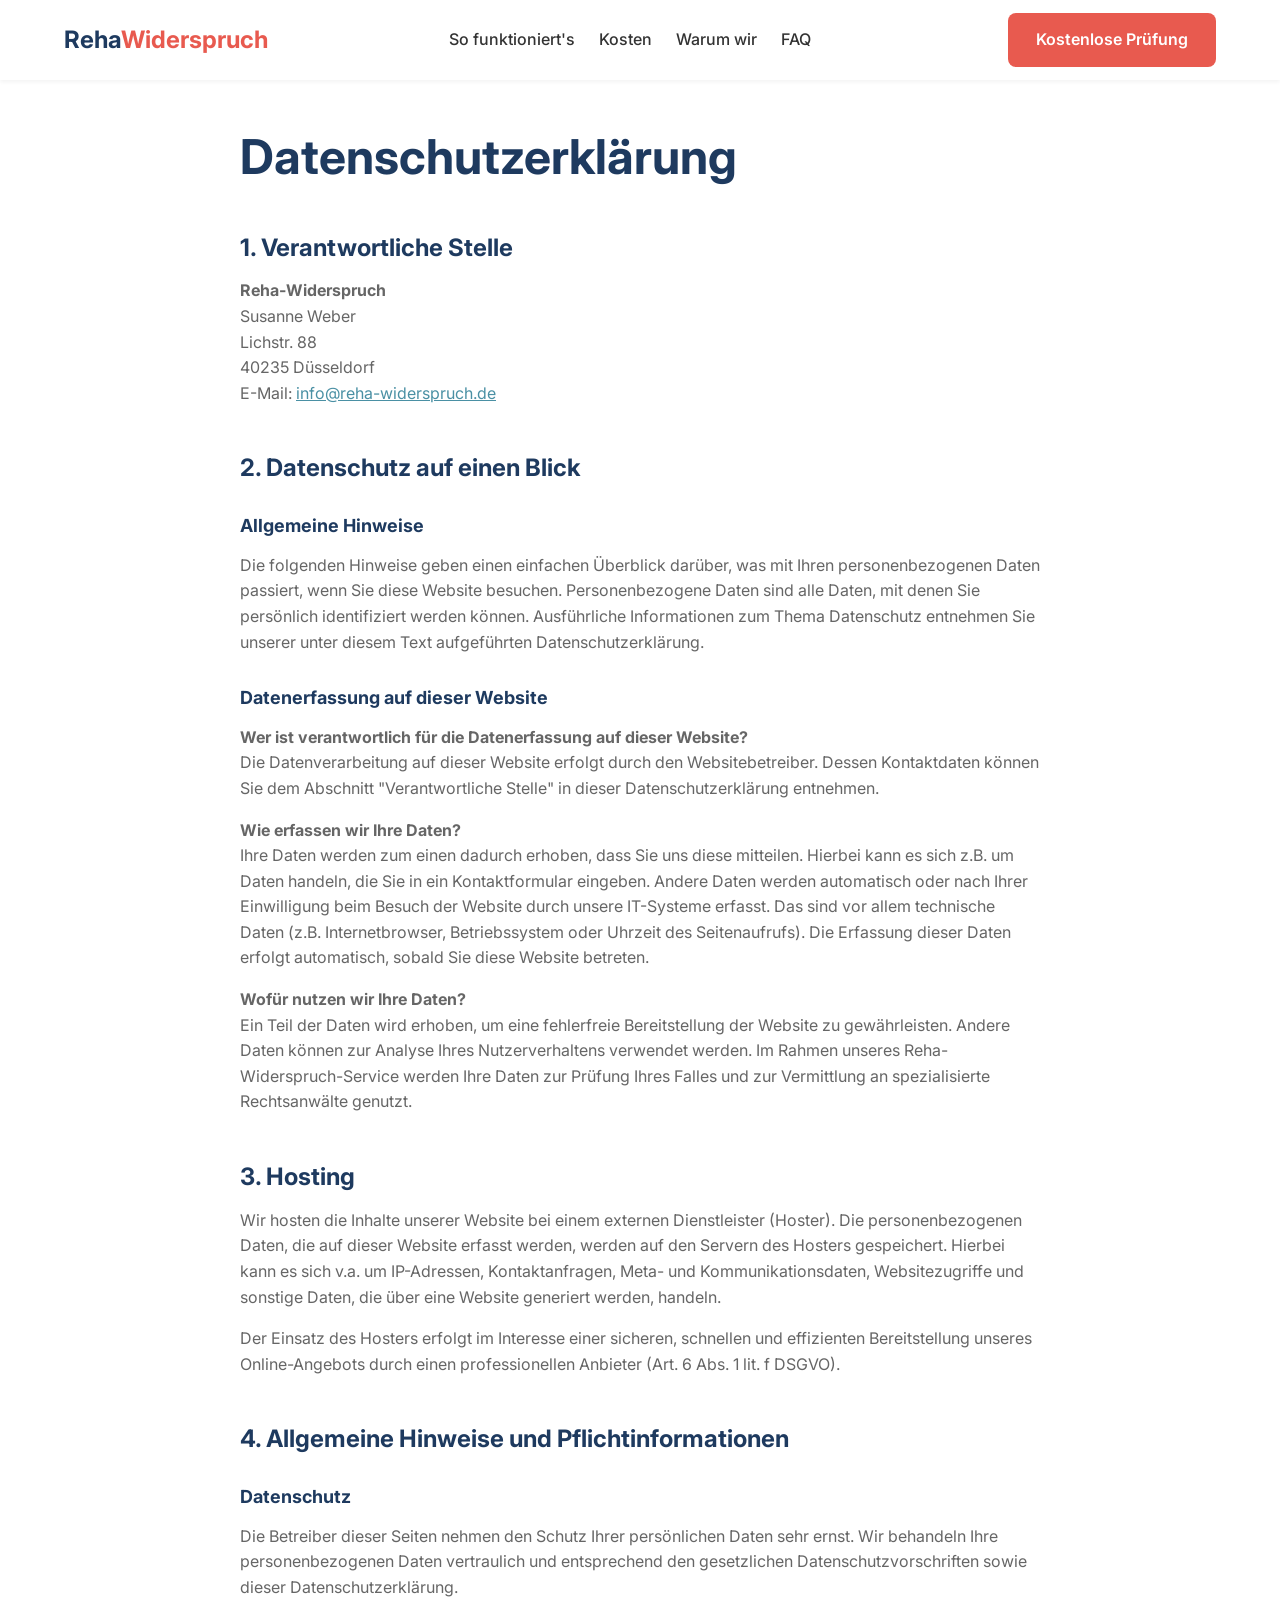
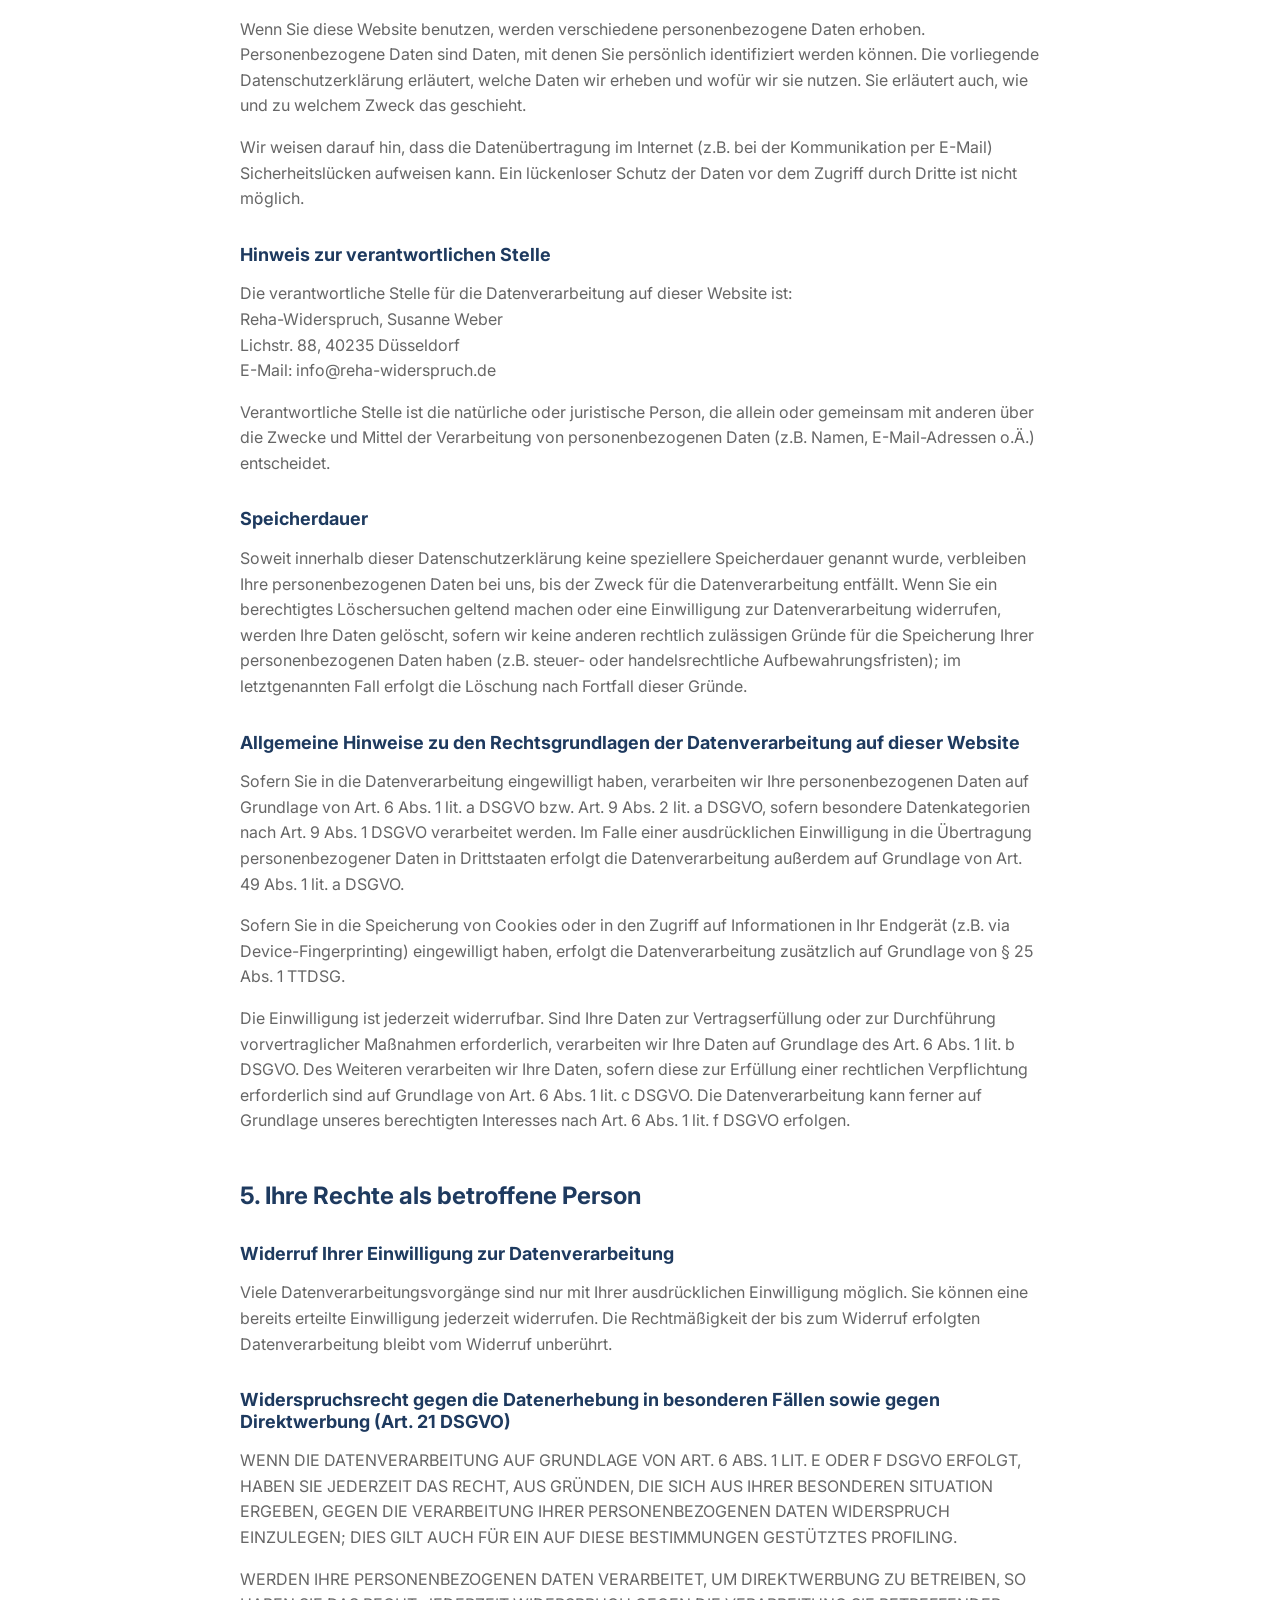
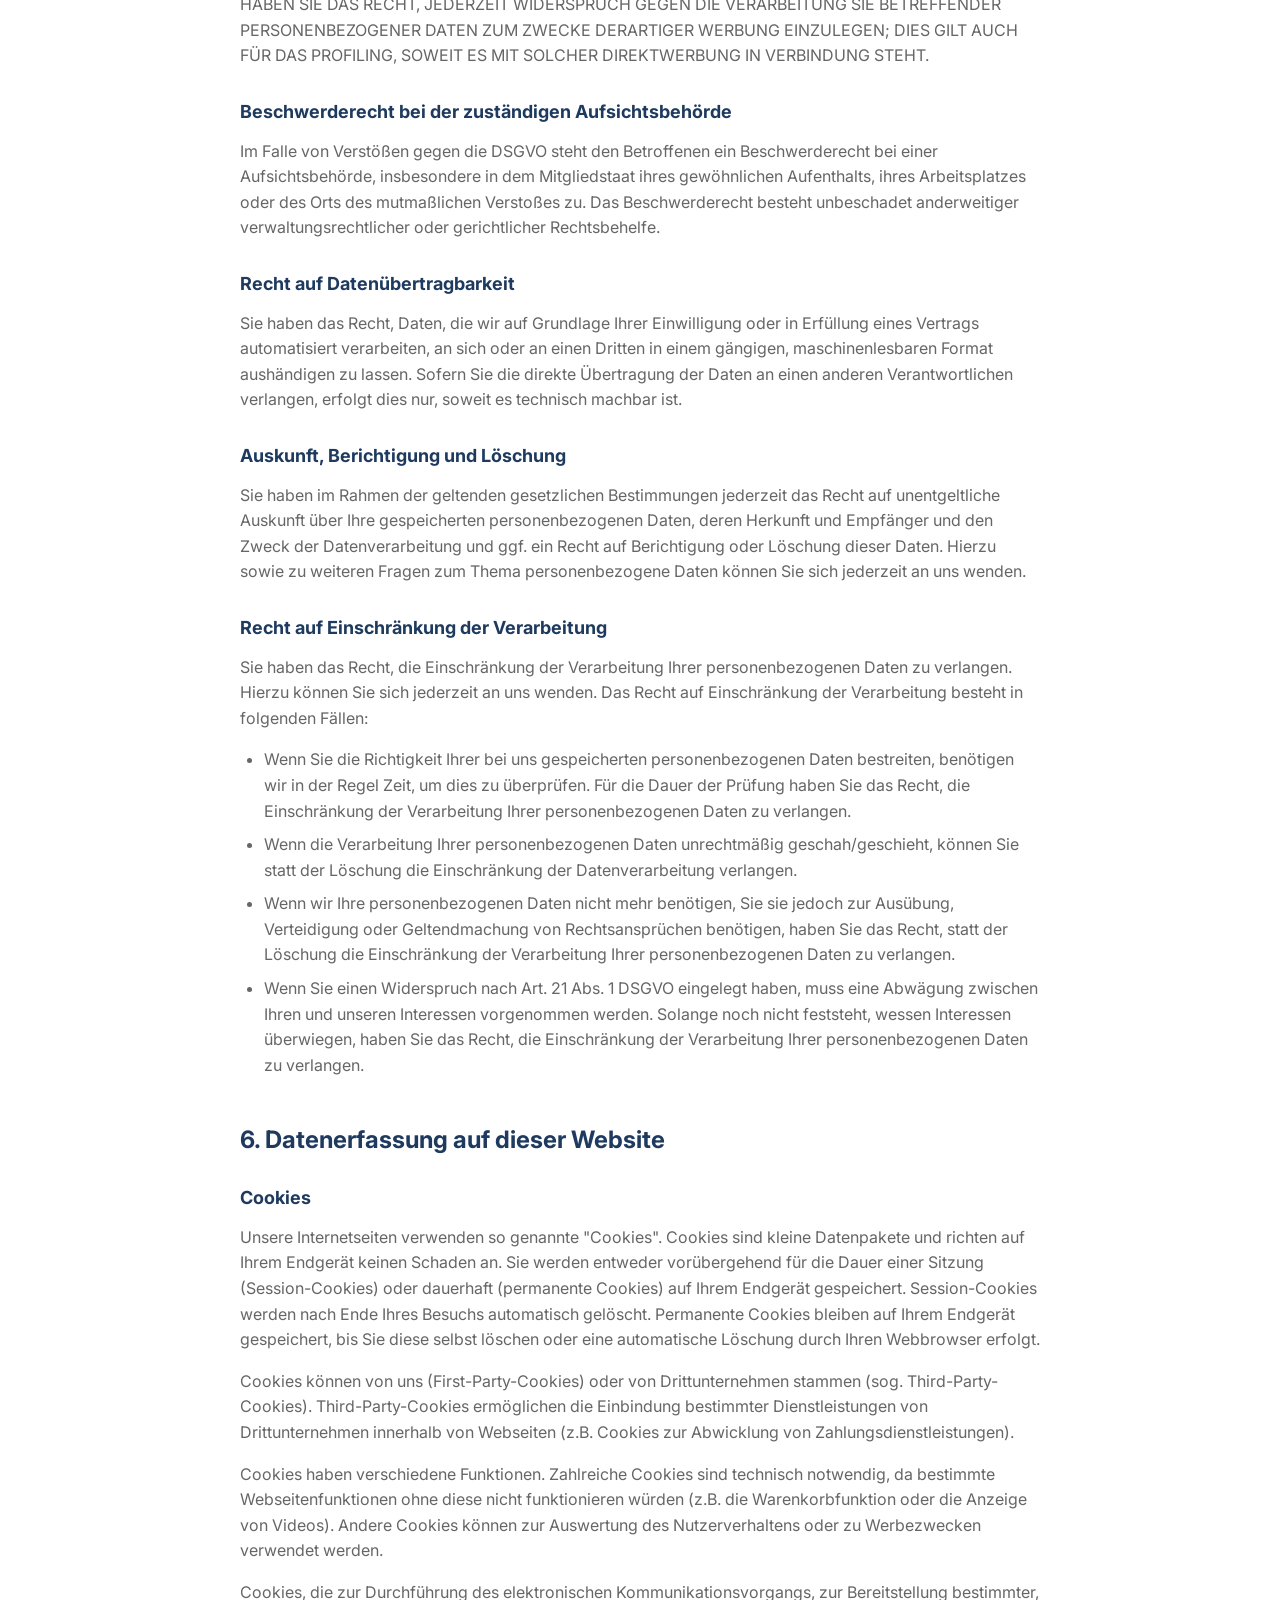
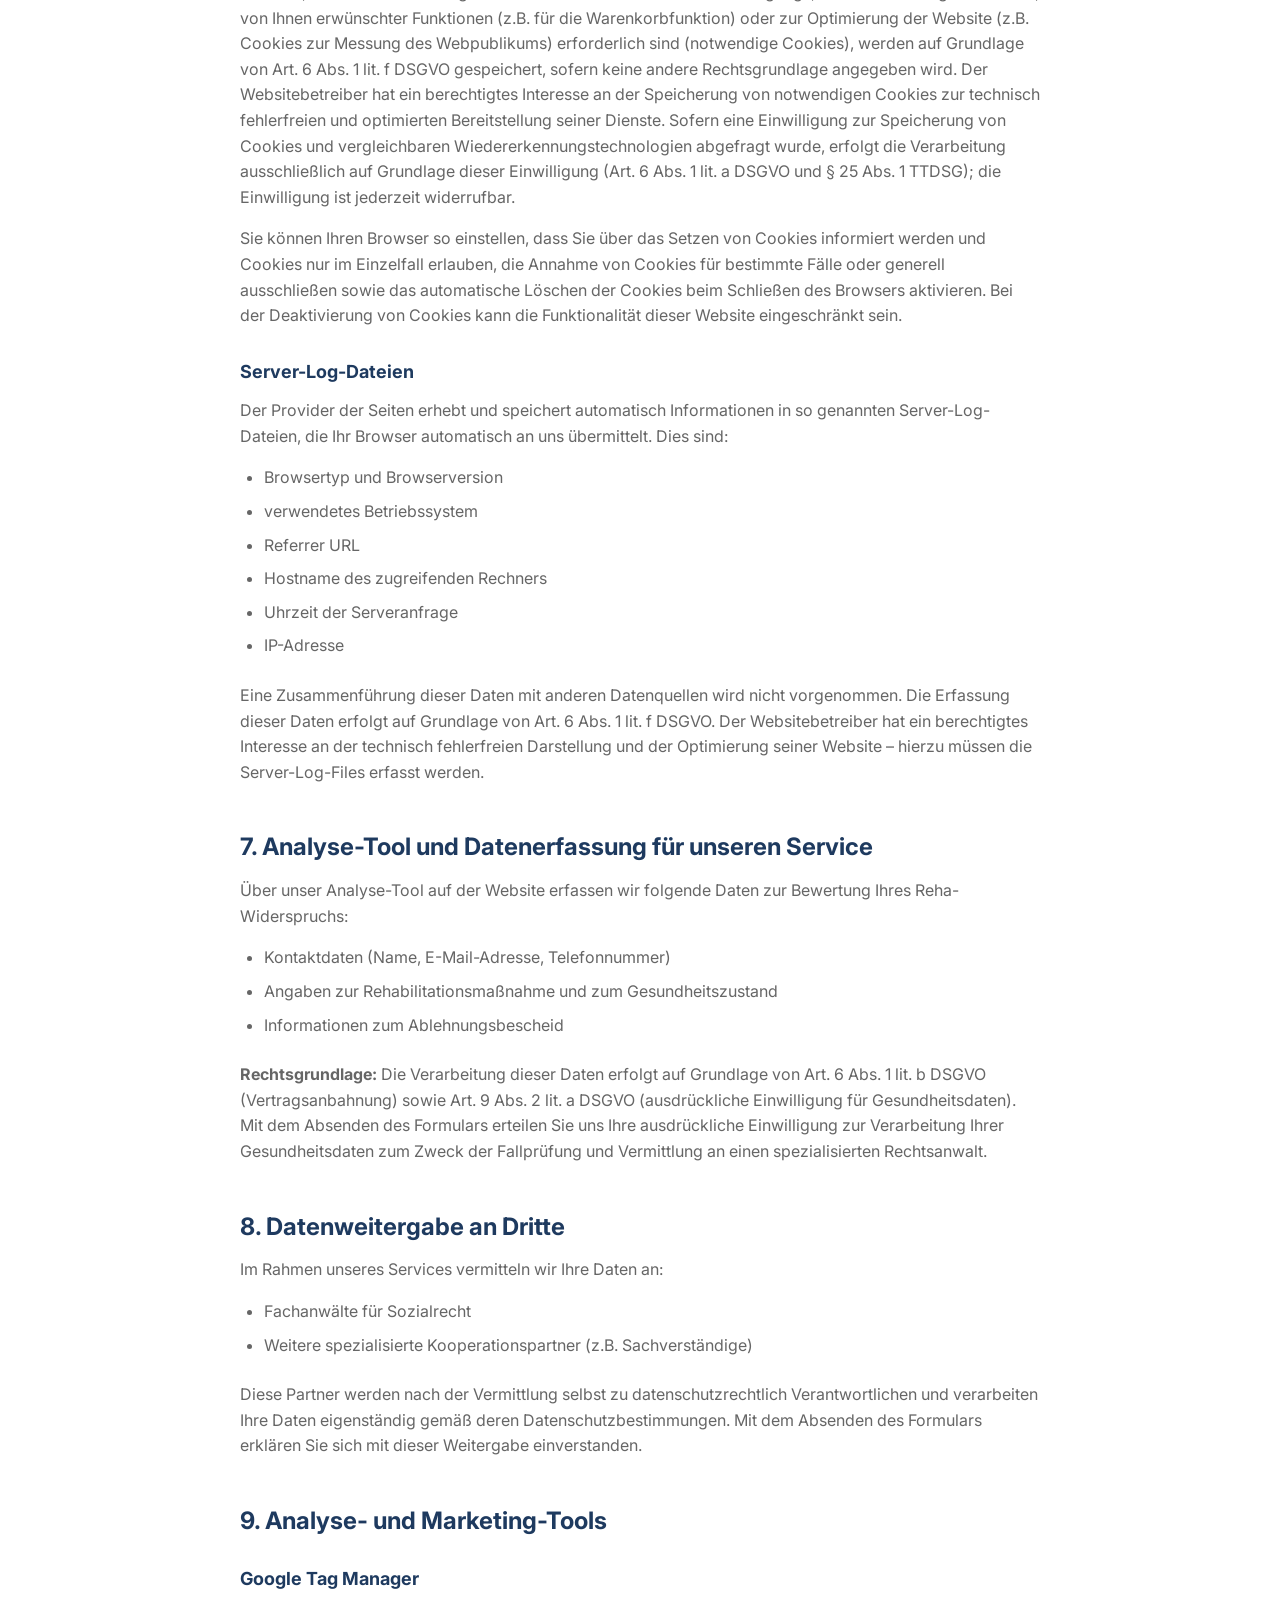
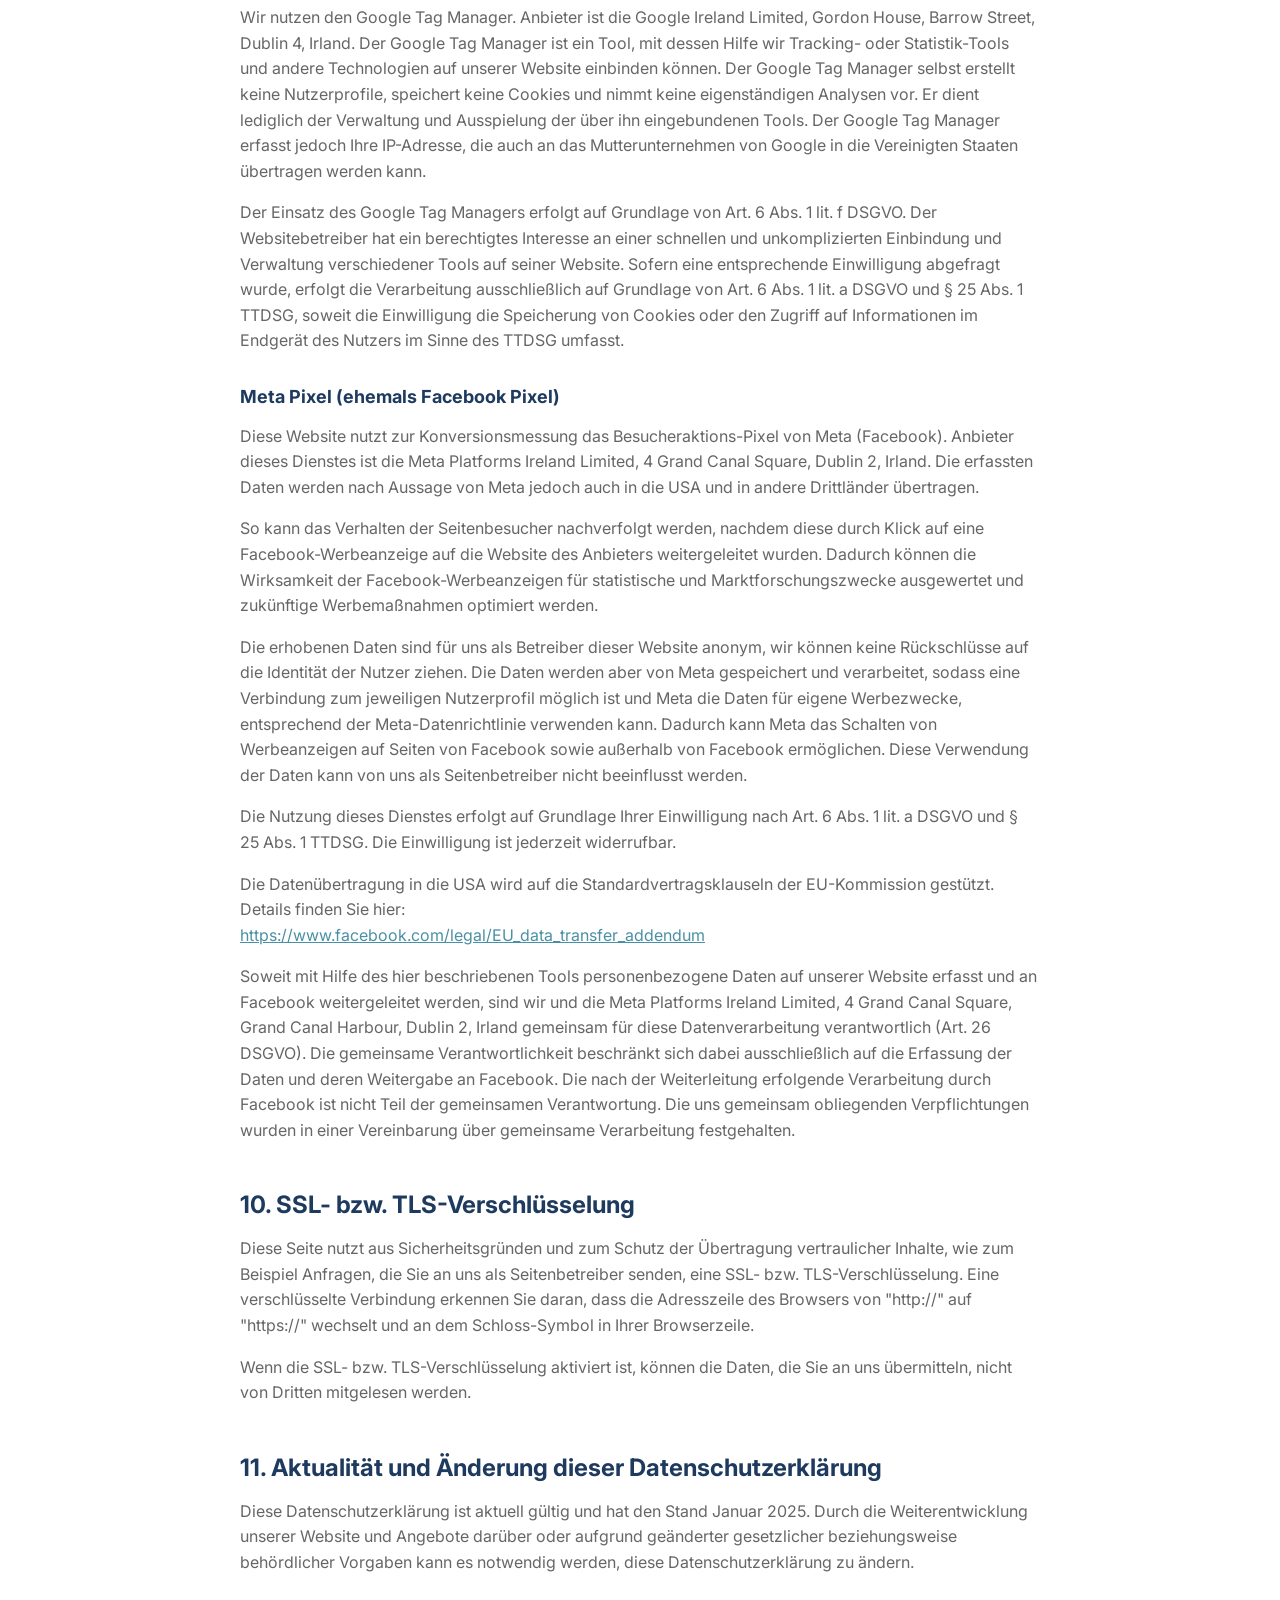
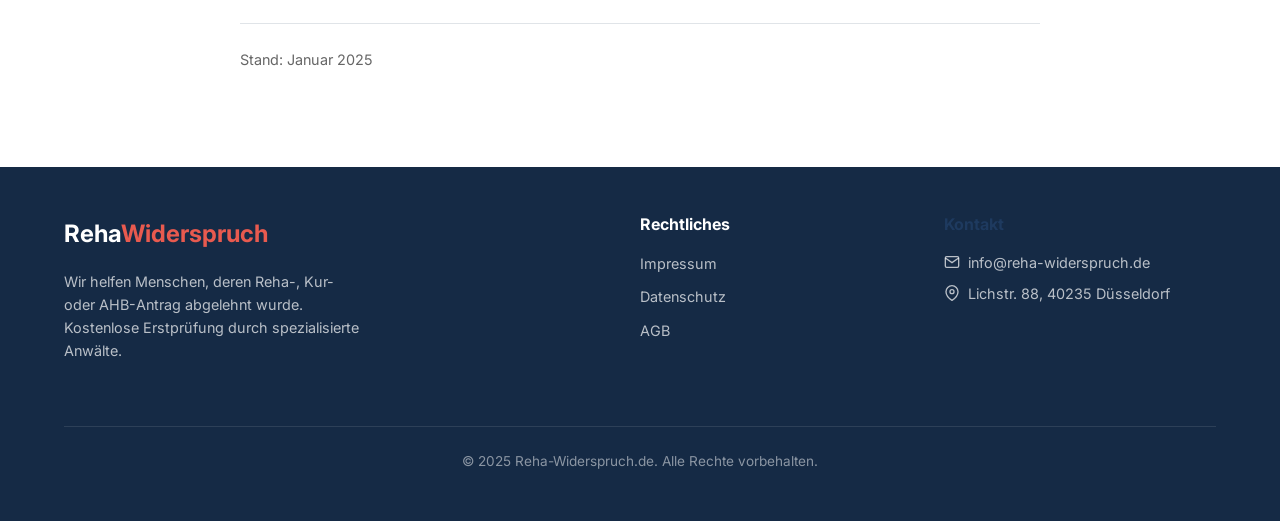
<file: reha-widerspruch/datenschutz.html>
<!DOCTYPE html>
<html lang="de">
<head>
  <meta charset="UTF-8">
  <meta name="viewport" content="width=device-width, initial-scale=1.0">
  <meta name="description" content="Datenschutzerklärung von Reha-Widerspruch.de - Informationen zur Verarbeitung Ihrer personenbezogenen Daten">
  <meta name="robots" content="noindex, follow">

  <title>Datenschutzerklärung | Reha-Widerspruch.de</title>

  <!-- Favicon -->
  <link rel="icon" type="image/svg+xml" href="data:image/svg+xml,<svg xmlns='http://www.w3.org/2000/svg' viewBox='0 0 100 100'><text y='.9em' font-size='90'>⚖️</text></svg>">

  <!-- Google Fonts -->
  <link rel="preconnect" href="https://fonts.googleapis.com">
  <link rel="preconnect" href="https://fonts.gstatic.com" crossorigin>
  <link href="https://fonts.googleapis.com/css2?family=Inter:wght@400;500;600;700&display=swap" rel="stylesheet">

  <!-- Stylesheet -->
  <link rel="stylesheet" href="css/style.css">
</head>
<body>

  <!-- Header -->
  <header class="header">
    <div class="container header__inner">
      <a href="/" class="header__logo">Reha<span>Widerspruch</span></a>

      <nav class="nav">
        <ul class="nav__list">
          <li><a href="index.html#so-funktionierts" class="nav__link">So funktioniert's</a></li>
          <li><a href="index.html#kosten" class="nav__link">Kosten</a></li>
          <li><a href="index.html#vorteile" class="nav__link">Warum wir</a></li>
          <li><a href="index.html#faq" class="nav__link">FAQ</a></li>
        </ul>
      </nav>

      <a href="index.html#lp" class="btn btn--primary nav__cta hide-mobile">Kostenlose Prüfung</a>

      <button class="menu-toggle" aria-label="Menü öffnen">
        <span class="menu-toggle__bar"></span>
        <span class="menu-toggle__bar"></span>
        <span class="menu-toggle__bar"></span>
      </button>
    </div>
  </header>

  <!-- Mobile Navigation -->
  <nav class="mobile-nav">
    <ul class="mobile-nav__list">
      <li><a href="index.html#so-funktionierts" class="mobile-nav__link">So funktioniert's</a></li>
      <li><a href="index.html#kosten" class="mobile-nav__link">Kosten</a></li>
      <li><a href="index.html#vorteile" class="mobile-nav__link">Warum wir</a></li>
      <li><a href="index.html#faq" class="mobile-nav__link">FAQ</a></li>
    </ul>
    <a href="index.html#lp" class="btn btn--primary btn--full mobile-nav__cta">Kostenlose Prüfung starten</a>
  </nav>

  <main class="legal">
    <div class="container">
      <div class="legal__content">
        <h1>Datenschutzerklärung</h1>

        <h2>1. Verantwortliche Stelle</h2>

        <p>
          <strong>Reha-Widerspruch</strong><br>
          Susanne Weber<br>
          Lichstr. 88<br>
          40235 Düsseldorf<br>
          E-Mail: <a href="mailto:info@reha-widerspruch.de">info@reha-widerspruch.de</a>
        </p>

        <h2>2. Datenschutz auf einen Blick</h2>

        <h3>Allgemeine Hinweise</h3>
        <p>
          Die folgenden Hinweise geben einen einfachen Überblick darüber, was mit Ihren personenbezogenen Daten passiert, wenn Sie diese Website besuchen. Personenbezogene Daten sind alle Daten, mit denen Sie persönlich identifiziert werden können. Ausführliche Informationen zum Thema Datenschutz entnehmen Sie unserer unter diesem Text aufgeführten Datenschutzerklärung.
        </p>

        <h3>Datenerfassung auf dieser Website</h3>
        <p>
          <strong>Wer ist verantwortlich für die Datenerfassung auf dieser Website?</strong><br>
          Die Datenverarbeitung auf dieser Website erfolgt durch den Websitebetreiber. Dessen Kontaktdaten können Sie dem Abschnitt "Verantwortliche Stelle" in dieser Datenschutzerklärung entnehmen.
        </p>

        <p>
          <strong>Wie erfassen wir Ihre Daten?</strong><br>
          Ihre Daten werden zum einen dadurch erhoben, dass Sie uns diese mitteilen. Hierbei kann es sich z.B. um Daten handeln, die Sie in ein Kontaktformular eingeben. Andere Daten werden automatisch oder nach Ihrer Einwilligung beim Besuch der Website durch unsere IT-Systeme erfasst. Das sind vor allem technische Daten (z.B. Internetbrowser, Betriebssystem oder Uhrzeit des Seitenaufrufs). Die Erfassung dieser Daten erfolgt automatisch, sobald Sie diese Website betreten.
        </p>

        <p>
          <strong>Wofür nutzen wir Ihre Daten?</strong><br>
          Ein Teil der Daten wird erhoben, um eine fehlerfreie Bereitstellung der Website zu gewährleisten. Andere Daten können zur Analyse Ihres Nutzerverhaltens verwendet werden. Im Rahmen unseres Reha-Widerspruch-Service werden Ihre Daten zur Prüfung Ihres Falles und zur Vermittlung an spezialisierte Rechtsanwälte genutzt.
        </p>

        <h2>3. Hosting</h2>

        <p>
          Wir hosten die Inhalte unserer Website bei einem externen Dienstleister (Hoster). Die personenbezogenen Daten, die auf dieser Website erfasst werden, werden auf den Servern des Hosters gespeichert. Hierbei kann es sich v.a. um IP-Adressen, Kontaktanfragen, Meta- und Kommunikationsdaten, Websitezugriffe und sonstige Daten, die über eine Website generiert werden, handeln.
        </p>
        <p>
          Der Einsatz des Hosters erfolgt im Interesse einer sicheren, schnellen und effizienten Bereitstellung unseres Online-Angebots durch einen professionellen Anbieter (Art. 6 Abs. 1 lit. f DSGVO).
        </p>

        <h2>4. Allgemeine Hinweise und Pflichtinformationen</h2>

        <h3>Datenschutz</h3>
        <p>
          Die Betreiber dieser Seiten nehmen den Schutz Ihrer persönlichen Daten sehr ernst. Wir behandeln Ihre personenbezogenen Daten vertraulich und entsprechend den gesetzlichen Datenschutzvorschriften sowie dieser Datenschutzerklärung.
        </p>
        <p>
          Wenn Sie diese Website benutzen, werden verschiedene personenbezogene Daten erhoben. Personenbezogene Daten sind Daten, mit denen Sie persönlich identifiziert werden können. Die vorliegende Datenschutzerklärung erläutert, welche Daten wir erheben und wofür wir sie nutzen. Sie erläutert auch, wie und zu welchem Zweck das geschieht.
        </p>
        <p>
          Wir weisen darauf hin, dass die Datenübertragung im Internet (z.B. bei der Kommunikation per E-Mail) Sicherheitslücken aufweisen kann. Ein lückenloser Schutz der Daten vor dem Zugriff durch Dritte ist nicht möglich.
        </p>

        <h3>Hinweis zur verantwortlichen Stelle</h3>
        <p>
          Die verantwortliche Stelle für die Datenverarbeitung auf dieser Website ist:<br>
          Reha-Widerspruch, Susanne Weber<br>
          Lichstr. 88, 40235 Düsseldorf<br>
          E-Mail: info@reha-widerspruch.de
        </p>
        <p>
          Verantwortliche Stelle ist die natürliche oder juristische Person, die allein oder gemeinsam mit anderen über die Zwecke und Mittel der Verarbeitung von personenbezogenen Daten (z.B. Namen, E-Mail-Adressen o.Ä.) entscheidet.
        </p>

        <h3>Speicherdauer</h3>
        <p>
          Soweit innerhalb dieser Datenschutzerklärung keine speziellere Speicherdauer genannt wurde, verbleiben Ihre personenbezogenen Daten bei uns, bis der Zweck für die Datenverarbeitung entfällt. Wenn Sie ein berechtigtes Löschersuchen geltend machen oder eine Einwilligung zur Datenverarbeitung widerrufen, werden Ihre Daten gelöscht, sofern wir keine anderen rechtlich zulässigen Gründe für die Speicherung Ihrer personenbezogenen Daten haben (z.B. steuer- oder handelsrechtliche Aufbewahrungsfristen); im letztgenannten Fall erfolgt die Löschung nach Fortfall dieser Gründe.
        </p>

        <h3>Allgemeine Hinweise zu den Rechtsgrundlagen der Datenverarbeitung auf dieser Website</h3>
        <p>
          Sofern Sie in die Datenverarbeitung eingewilligt haben, verarbeiten wir Ihre personenbezogenen Daten auf Grundlage von Art. 6 Abs. 1 lit. a DSGVO bzw. Art. 9 Abs. 2 lit. a DSGVO, sofern besondere Datenkategorien nach Art. 9 Abs. 1 DSGVO verarbeitet werden. Im Falle einer ausdrücklichen Einwilligung in die Übertragung personenbezogener Daten in Drittstaaten erfolgt die Datenverarbeitung außerdem auf Grundlage von Art. 49 Abs. 1 lit. a DSGVO.
        </p>
        <p>
          Sofern Sie in die Speicherung von Cookies oder in den Zugriff auf Informationen in Ihr Endgerät (z.B. via Device-Fingerprinting) eingewilligt haben, erfolgt die Datenverarbeitung zusätzlich auf Grundlage von § 25 Abs. 1 TTDSG.
        </p>
        <p>
          Die Einwilligung ist jederzeit widerrufbar. Sind Ihre Daten zur Vertragserfüllung oder zur Durchführung vorvertraglicher Maßnahmen erforderlich, verarbeiten wir Ihre Daten auf Grundlage des Art. 6 Abs. 1 lit. b DSGVO. Des Weiteren verarbeiten wir Ihre Daten, sofern diese zur Erfüllung einer rechtlichen Verpflichtung erforderlich sind auf Grundlage von Art. 6 Abs. 1 lit. c DSGVO. Die Datenverarbeitung kann ferner auf Grundlage unseres berechtigten Interesses nach Art. 6 Abs. 1 lit. f DSGVO erfolgen.
        </p>

        <h2>5. Ihre Rechte als betroffene Person</h2>

        <h3>Widerruf Ihrer Einwilligung zur Datenverarbeitung</h3>
        <p>
          Viele Datenverarbeitungsvorgänge sind nur mit Ihrer ausdrücklichen Einwilligung möglich. Sie können eine bereits erteilte Einwilligung jederzeit widerrufen. Die Rechtmäßigkeit der bis zum Widerruf erfolgten Datenverarbeitung bleibt vom Widerruf unberührt.
        </p>

        <h3>Widerspruchsrecht gegen die Datenerhebung in besonderen Fällen sowie gegen Direktwerbung (Art. 21 DSGVO)</h3>
        <p>
          WENN DIE DATENVERARBEITUNG AUF GRUNDLAGE VON ART. 6 ABS. 1 LIT. E ODER F DSGVO ERFOLGT, HABEN SIE JEDERZEIT DAS RECHT, AUS GRÜNDEN, DIE SICH AUS IHRER BESONDEREN SITUATION ERGEBEN, GEGEN DIE VERARBEITUNG IHRER PERSONENBEZOGENEN DATEN WIDERSPRUCH EINZULEGEN; DIES GILT AUCH FÜR EIN AUF DIESE BESTIMMUNGEN GESTÜTZTES PROFILING.
        </p>
        <p>
          WERDEN IHRE PERSONENBEZOGENEN DATEN VERARBEITET, UM DIREKTWERBUNG ZU BETREIBEN, SO HABEN SIE DAS RECHT, JEDERZEIT WIDERSPRUCH GEGEN DIE VERARBEITUNG SIE BETREFFENDER PERSONENBEZOGENER DATEN ZUM ZWECKE DERARTIGER WERBUNG EINZULEGEN; DIES GILT AUCH FÜR DAS PROFILING, SOWEIT ES MIT SOLCHER DIREKTWERBUNG IN VERBINDUNG STEHT.
        </p>

        <h3>Beschwerderecht bei der zuständigen Aufsichtsbehörde</h3>
        <p>
          Im Falle von Verstößen gegen die DSGVO steht den Betroffenen ein Beschwerderecht bei einer Aufsichtsbehörde, insbesondere in dem Mitgliedstaat ihres gewöhnlichen Aufenthalts, ihres Arbeitsplatzes oder des Orts des mutmaßlichen Verstoßes zu. Das Beschwerderecht besteht unbeschadet anderweitiger verwaltungsrechtlicher oder gerichtlicher Rechtsbehelfe.
        </p>

        <h3>Recht auf Datenübertragbarkeit</h3>
        <p>
          Sie haben das Recht, Daten, die wir auf Grundlage Ihrer Einwilligung oder in Erfüllung eines Vertrags automatisiert verarbeiten, an sich oder an einen Dritten in einem gängigen, maschinenlesbaren Format aushändigen zu lassen. Sofern Sie die direkte Übertragung der Daten an einen anderen Verantwortlichen verlangen, erfolgt dies nur, soweit es technisch machbar ist.
        </p>

        <h3>Auskunft, Berichtigung und Löschung</h3>
        <p>
          Sie haben im Rahmen der geltenden gesetzlichen Bestimmungen jederzeit das Recht auf unentgeltliche Auskunft über Ihre gespeicherten personenbezogenen Daten, deren Herkunft und Empfänger und den Zweck der Datenverarbeitung und ggf. ein Recht auf Berichtigung oder Löschung dieser Daten. Hierzu sowie zu weiteren Fragen zum Thema personenbezogene Daten können Sie sich jederzeit an uns wenden.
        </p>

        <h3>Recht auf Einschränkung der Verarbeitung</h3>
        <p>
          Sie haben das Recht, die Einschränkung der Verarbeitung Ihrer personenbezogenen Daten zu verlangen. Hierzu können Sie sich jederzeit an uns wenden. Das Recht auf Einschränkung der Verarbeitung besteht in folgenden Fällen:
        </p>
        <ul>
          <li>Wenn Sie die Richtigkeit Ihrer bei uns gespeicherten personenbezogenen Daten bestreiten, benötigen wir in der Regel Zeit, um dies zu überprüfen. Für die Dauer der Prüfung haben Sie das Recht, die Einschränkung der Verarbeitung Ihrer personenbezogenen Daten zu verlangen.</li>
          <li>Wenn die Verarbeitung Ihrer personenbezogenen Daten unrechtmäßig geschah/geschieht, können Sie statt der Löschung die Einschränkung der Datenverarbeitung verlangen.</li>
          <li>Wenn wir Ihre personenbezogenen Daten nicht mehr benötigen, Sie sie jedoch zur Ausübung, Verteidigung oder Geltendmachung von Rechtsansprüchen benötigen, haben Sie das Recht, statt der Löschung die Einschränkung der Verarbeitung Ihrer personenbezogenen Daten zu verlangen.</li>
          <li>Wenn Sie einen Widerspruch nach Art. 21 Abs. 1 DSGVO eingelegt haben, muss eine Abwägung zwischen Ihren und unseren Interessen vorgenommen werden. Solange noch nicht feststeht, wessen Interessen überwiegen, haben Sie das Recht, die Einschränkung der Verarbeitung Ihrer personenbezogenen Daten zu verlangen.</li>
        </ul>

        <h2>6. Datenerfassung auf dieser Website</h2>

        <h3>Cookies</h3>
        <p>
          Unsere Internetseiten verwenden so genannte "Cookies". Cookies sind kleine Datenpakete und richten auf Ihrem Endgerät keinen Schaden an. Sie werden entweder vorübergehend für die Dauer einer Sitzung (Session-Cookies) oder dauerhaft (permanente Cookies) auf Ihrem Endgerät gespeichert. Session-Cookies werden nach Ende Ihres Besuchs automatisch gelöscht. Permanente Cookies bleiben auf Ihrem Endgerät gespeichert, bis Sie diese selbst löschen oder eine automatische Löschung durch Ihren Webbrowser erfolgt.
        </p>
        <p>
          Cookies können von uns (First-Party-Cookies) oder von Drittunternehmen stammen (sog. Third-Party-Cookies). Third-Party-Cookies ermöglichen die Einbindung bestimmter Dienstleistungen von Drittunternehmen innerhalb von Webseiten (z.B. Cookies zur Abwicklung von Zahlungsdienstleistungen).
        </p>
        <p>
          Cookies haben verschiedene Funktionen. Zahlreiche Cookies sind technisch notwendig, da bestimmte Webseitenfunktionen ohne diese nicht funktionieren würden (z.B. die Warenkorbfunktion oder die Anzeige von Videos). Andere Cookies können zur Auswertung des Nutzerverhaltens oder zu Werbezwecken verwendet werden.
        </p>
        <p>
          Cookies, die zur Durchführung des elektronischen Kommunikationsvorgangs, zur Bereitstellung bestimmter, von Ihnen erwünschter Funktionen (z.B. für die Warenkorbfunktion) oder zur Optimierung der Website (z.B. Cookies zur Messung des Webpublikums) erforderlich sind (notwendige Cookies), werden auf Grundlage von Art. 6 Abs. 1 lit. f DSGVO gespeichert, sofern keine andere Rechtsgrundlage angegeben wird. Der Websitebetreiber hat ein berechtigtes Interesse an der Speicherung von notwendigen Cookies zur technisch fehlerfreien und optimierten Bereitstellung seiner Dienste. Sofern eine Einwilligung zur Speicherung von Cookies und vergleichbaren Wiedererkennungstechnologien abgefragt wurde, erfolgt die Verarbeitung ausschließlich auf Grundlage dieser Einwilligung (Art. 6 Abs. 1 lit. a DSGVO und § 25 Abs. 1 TTDSG); die Einwilligung ist jederzeit widerrufbar.
        </p>
        <p>
          Sie können Ihren Browser so einstellen, dass Sie über das Setzen von Cookies informiert werden und Cookies nur im Einzelfall erlauben, die Annahme von Cookies für bestimmte Fälle oder generell ausschließen sowie das automatische Löschen der Cookies beim Schließen des Browsers aktivieren. Bei der Deaktivierung von Cookies kann die Funktionalität dieser Website eingeschränkt sein.
        </p>

        <h3>Server-Log-Dateien</h3>
        <p>
          Der Provider der Seiten erhebt und speichert automatisch Informationen in so genannten Server-Log-Dateien, die Ihr Browser automatisch an uns übermittelt. Dies sind:
        </p>
        <ul>
          <li>Browsertyp und Browserversion</li>
          <li>verwendetes Betriebssystem</li>
          <li>Referrer URL</li>
          <li>Hostname des zugreifenden Rechners</li>
          <li>Uhrzeit der Serveranfrage</li>
          <li>IP-Adresse</li>
        </ul>
        <p>
          Eine Zusammenführung dieser Daten mit anderen Datenquellen wird nicht vorgenommen. Die Erfassung dieser Daten erfolgt auf Grundlage von Art. 6 Abs. 1 lit. f DSGVO. Der Websitebetreiber hat ein berechtigtes Interesse an der technisch fehlerfreien Darstellung und der Optimierung seiner Website – hierzu müssen die Server-Log-Files erfasst werden.
        </p>

        <h2>7. Analyse-Tool und Datenerfassung für unseren Service</h2>

        <p>
          Über unser Analyse-Tool auf der Website erfassen wir folgende Daten zur Bewertung Ihres Reha-Widerspruchs:
        </p>
        <ul>
          <li>Kontaktdaten (Name, E-Mail-Adresse, Telefonnummer)</li>
          <li>Angaben zur Rehabilitationsmaßnahme und zum Gesundheitszustand</li>
          <li>Informationen zum Ablehnungsbescheid</li>
        </ul>
        <p>
          <strong>Rechtsgrundlage:</strong> Die Verarbeitung dieser Daten erfolgt auf Grundlage von Art. 6 Abs. 1 lit. b DSGVO (Vertragsanbahnung) sowie Art. 9 Abs. 2 lit. a DSGVO (ausdrückliche Einwilligung für Gesundheitsdaten). Mit dem Absenden des Formulars erteilen Sie uns Ihre ausdrückliche Einwilligung zur Verarbeitung Ihrer Gesundheitsdaten zum Zweck der Fallprüfung und Vermittlung an einen spezialisierten Rechtsanwalt.
        </p>

        <h2>8. Datenweitergabe an Dritte</h2>

        <p>
          Im Rahmen unseres Services vermitteln wir Ihre Daten an:
        </p>
        <ul>
          <li>Fachanwälte für Sozialrecht</li>
          <li>Weitere spezialisierte Kooperationspartner (z.B. Sachverständige)</li>
        </ul>
        <p>
          Diese Partner werden nach der Vermittlung selbst zu datenschutzrechtlich Verantwortlichen und verarbeiten Ihre Daten eigenständig gemäß deren Datenschutzbestimmungen. Mit dem Absenden des Formulars erklären Sie sich mit dieser Weitergabe einverstanden.
        </p>

        <h2>9. Analyse- und Marketing-Tools</h2>

        <h3>Google Tag Manager</h3>
        <p>
          Wir nutzen den Google Tag Manager. Anbieter ist die Google Ireland Limited, Gordon House, Barrow Street, Dublin 4, Irland. Der Google Tag Manager ist ein Tool, mit dessen Hilfe wir Tracking- oder Statistik-Tools und andere Technologien auf unserer Website einbinden können. Der Google Tag Manager selbst erstellt keine Nutzerprofile, speichert keine Cookies und nimmt keine eigenständigen Analysen vor. Er dient lediglich der Verwaltung und Ausspielung der über ihn eingebundenen Tools. Der Google Tag Manager erfasst jedoch Ihre IP-Adresse, die auch an das Mutterunternehmen von Google in die Vereinigten Staaten übertragen werden kann.
        </p>
        <p>
          Der Einsatz des Google Tag Managers erfolgt auf Grundlage von Art. 6 Abs. 1 lit. f DSGVO. Der Websitebetreiber hat ein berechtigtes Interesse an einer schnellen und unkomplizierten Einbindung und Verwaltung verschiedener Tools auf seiner Website. Sofern eine entsprechende Einwilligung abgefragt wurde, erfolgt die Verarbeitung ausschließlich auf Grundlage von Art. 6 Abs. 1 lit. a DSGVO und § 25 Abs. 1 TTDSG, soweit die Einwilligung die Speicherung von Cookies oder den Zugriff auf Informationen im Endgerät des Nutzers im Sinne des TTDSG umfasst.
        </p>

        <h3>Meta Pixel (ehemals Facebook Pixel)</h3>
        <p>
          Diese Website nutzt zur Konversionsmessung das Besucheraktions-Pixel von Meta (Facebook). Anbieter dieses Dienstes ist die Meta Platforms Ireland Limited, 4 Grand Canal Square, Dublin 2, Irland. Die erfassten Daten werden nach Aussage von Meta jedoch auch in die USA und in andere Drittländer übertragen.
        </p>
        <p>
          So kann das Verhalten der Seitenbesucher nachverfolgt werden, nachdem diese durch Klick auf eine Facebook-Werbeanzeige auf die Website des Anbieters weitergeleitet wurden. Dadurch können die Wirksamkeit der Facebook-Werbeanzeigen für statistische und Marktforschungszwecke ausgewertet und zukünftige Werbemaßnahmen optimiert werden.
        </p>
        <p>
          Die erhobenen Daten sind für uns als Betreiber dieser Website anonym, wir können keine Rückschlüsse auf die Identität der Nutzer ziehen. Die Daten werden aber von Meta gespeichert und verarbeitet, sodass eine Verbindung zum jeweiligen Nutzerprofil möglich ist und Meta die Daten für eigene Werbezwecke, entsprechend der Meta-Datenrichtlinie verwenden kann. Dadurch kann Meta das Schalten von Werbeanzeigen auf Seiten von Facebook sowie außerhalb von Facebook ermöglichen. Diese Verwendung der Daten kann von uns als Seitenbetreiber nicht beeinflusst werden.
        </p>
        <p>
          Die Nutzung dieses Dienstes erfolgt auf Grundlage Ihrer Einwilligung nach Art. 6 Abs. 1 lit. a DSGVO und § 25 Abs. 1 TTDSG. Die Einwilligung ist jederzeit widerrufbar.
        </p>
        <p>
          Die Datenübertragung in die USA wird auf die Standardvertragsklauseln der EU-Kommission gestützt. Details finden Sie hier:<br>
          <a href="https://www.facebook.com/legal/EU_data_transfer_addendum" target="_blank" rel="noopener noreferrer">https://www.facebook.com/legal/EU_data_transfer_addendum</a>
        </p>
        <p>
          Soweit mit Hilfe des hier beschriebenen Tools personenbezogene Daten auf unserer Website erfasst und an Facebook weitergeleitet werden, sind wir und die Meta Platforms Ireland Limited, 4 Grand Canal Square, Grand Canal Harbour, Dublin 2, Irland gemeinsam für diese Datenverarbeitung verantwortlich (Art. 26 DSGVO). Die gemeinsame Verantwortlichkeit beschränkt sich dabei ausschließlich auf die Erfassung der Daten und deren Weitergabe an Facebook. Die nach der Weiterleitung erfolgende Verarbeitung durch Facebook ist nicht Teil der gemeinsamen Verantwortung. Die uns gemeinsam obliegenden Verpflichtungen wurden in einer Vereinbarung über gemeinsame Verarbeitung festgehalten.
        </p>

        <h2>10. SSL- bzw. TLS-Verschlüsselung</h2>

        <p>
          Diese Seite nutzt aus Sicherheitsgründen und zum Schutz der Übertragung vertraulicher Inhalte, wie zum Beispiel Anfragen, die Sie an uns als Seitenbetreiber senden, eine SSL- bzw. TLS-Verschlüsselung. Eine verschlüsselte Verbindung erkennen Sie daran, dass die Adresszeile des Browsers von "http://" auf "https://" wechselt und an dem Schloss-Symbol in Ihrer Browserzeile.
        </p>
        <p>
          Wenn die SSL- bzw. TLS-Verschlüsselung aktiviert ist, können die Daten, die Sie an uns übermitteln, nicht von Dritten mitgelesen werden.
        </p>

        <h2>11. Aktualität und Änderung dieser Datenschutzerklärung</h2>

        <p>
          Diese Datenschutzerklärung ist aktuell gültig und hat den Stand Januar 2025. Durch die Weiterentwicklung unserer Website und Angebote darüber oder aufgrund geänderter gesetzlicher beziehungsweise behördlicher Vorgaben kann es notwendig werden, diese Datenschutzerklärung zu ändern.
        </p>

        <div class="legal__meta">
          <p>Stand: Januar 2025</p>
        </div>
      </div>
    </div>
  </main>

  <!-- Footer -->
  <footer class="footer">
    <div class="container">
      <div class="footer__inner">
        <div class="footer__brand">
          <div class="footer__logo">Reha<span>Widerspruch</span></div>
          <p class="footer__desc">
            Wir helfen Menschen, deren Reha-, Kur- oder AHB-Antrag abgelehnt wurde. Kostenlose Erstprüfung durch spezialisierte Anwälte.
          </p>
        </div>

        <div class="footer__links">
          <h4>Rechtliches</h4>
          <ul>
            <li><a href="impressum.html">Impressum</a></li>
            <li><a href="datenschutz.html">Datenschutz</a></li>
            <li><a href="agb.html">AGB</a></li>
          </ul>
        </div>

        <div class="footer__contact">
          <h4>Kontakt</h4>
          <p>
            <svg width="16" height="16" viewBox="0 0 24 24" fill="none" stroke="currentColor" stroke-width="2">
              <path d="M4 4h16c1.1 0 2 .9 2 2v12c0 1.1-.9 2-2 2H4c-1.1 0-2-.9-2-2V6c0-1.1.9-2 2-2z"></path>
              <polyline points="22,6 12,13 2,6"></polyline>
            </svg>
            info@reha-widerspruch.de
          </p>
          <p>
            <svg width="16" height="16" viewBox="0 0 24 24" fill="none" stroke="currentColor" stroke-width="2">
              <path d="M21 10c0 7-9 13-9 13s-9-6-9-13a9 9 0 0 1 18 0z"></path>
              <circle cx="12" cy="10" r="3"></circle>
            </svg>
            Lichstr. 88, 40235 Düsseldorf
          </p>
        </div>
      </div>

      <div class="footer__bottom">
        <p>&copy; 2025 Reha-Widerspruch.de. Alle Rechte vorbehalten.</p>
      </div>
    </div>
  </footer>

  <!-- JavaScript -->
  <script src="js/main.js"></script>

</body>
</html>
</file>
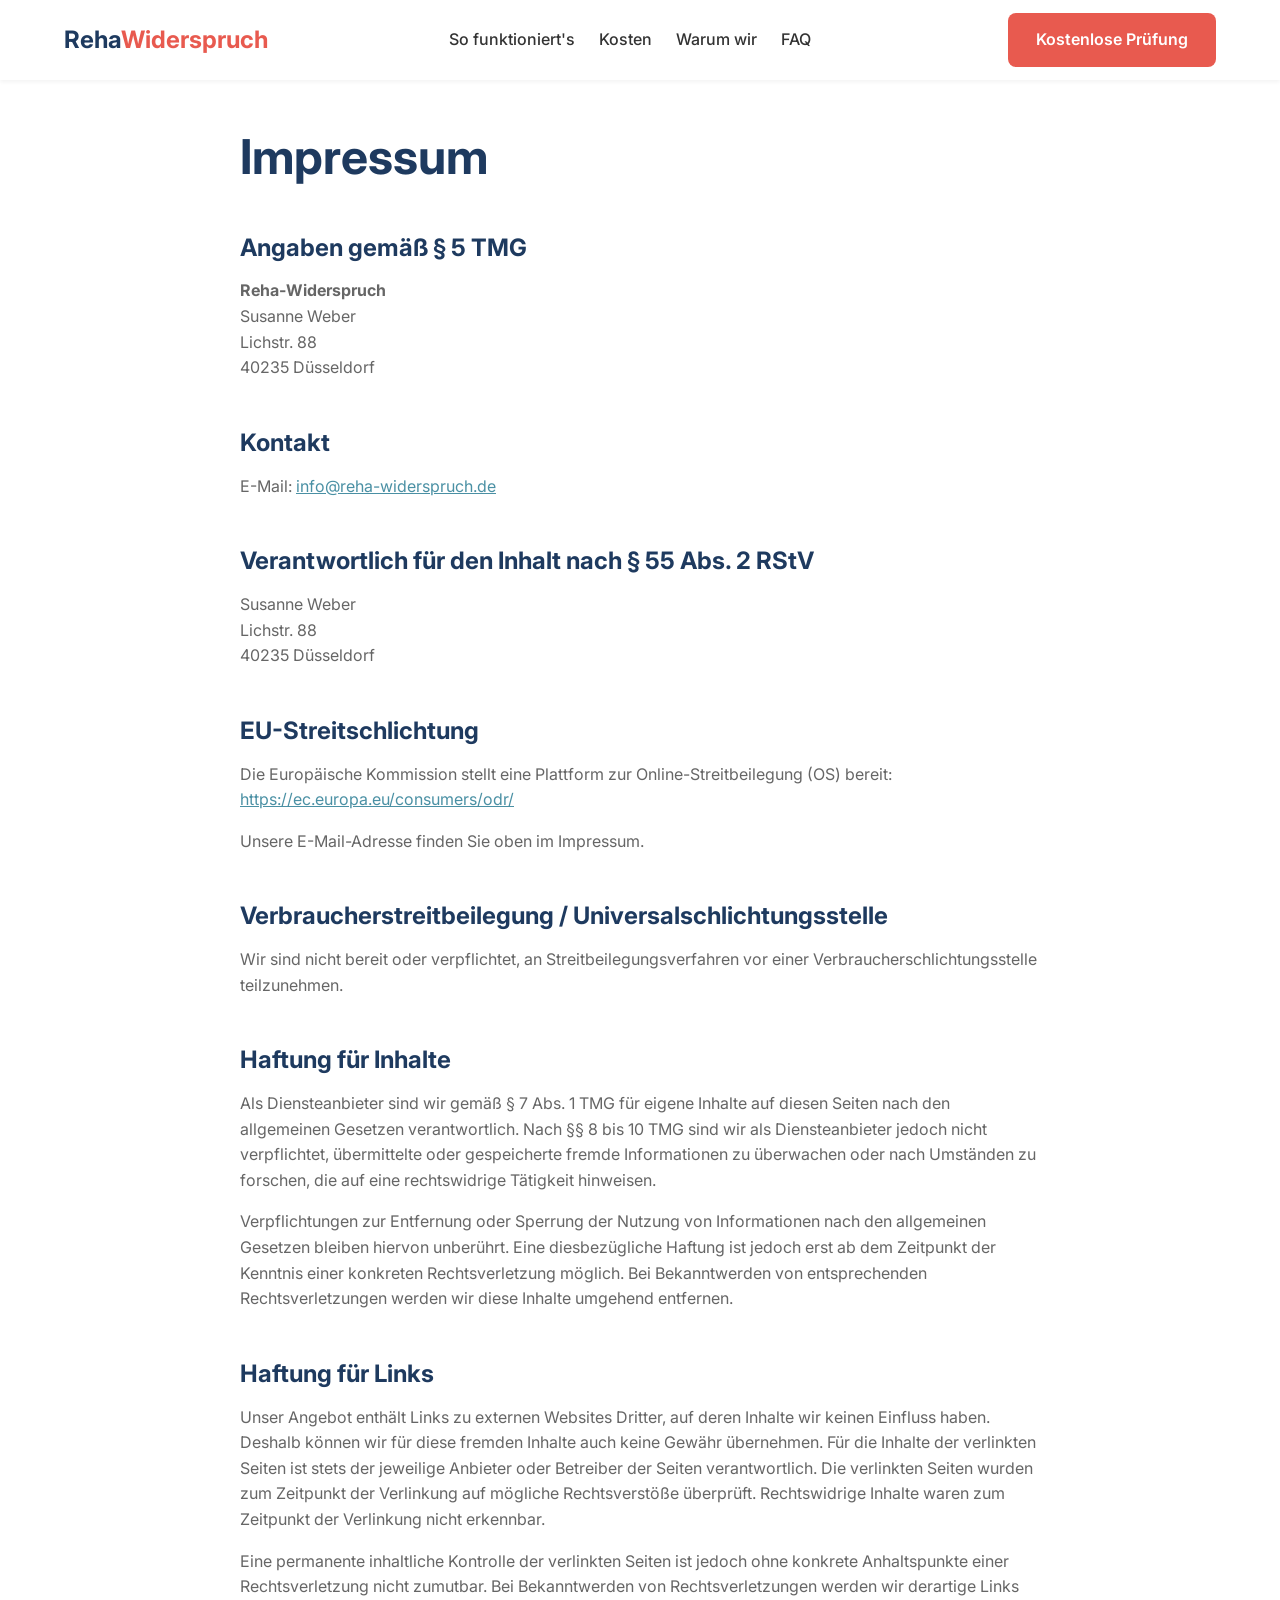
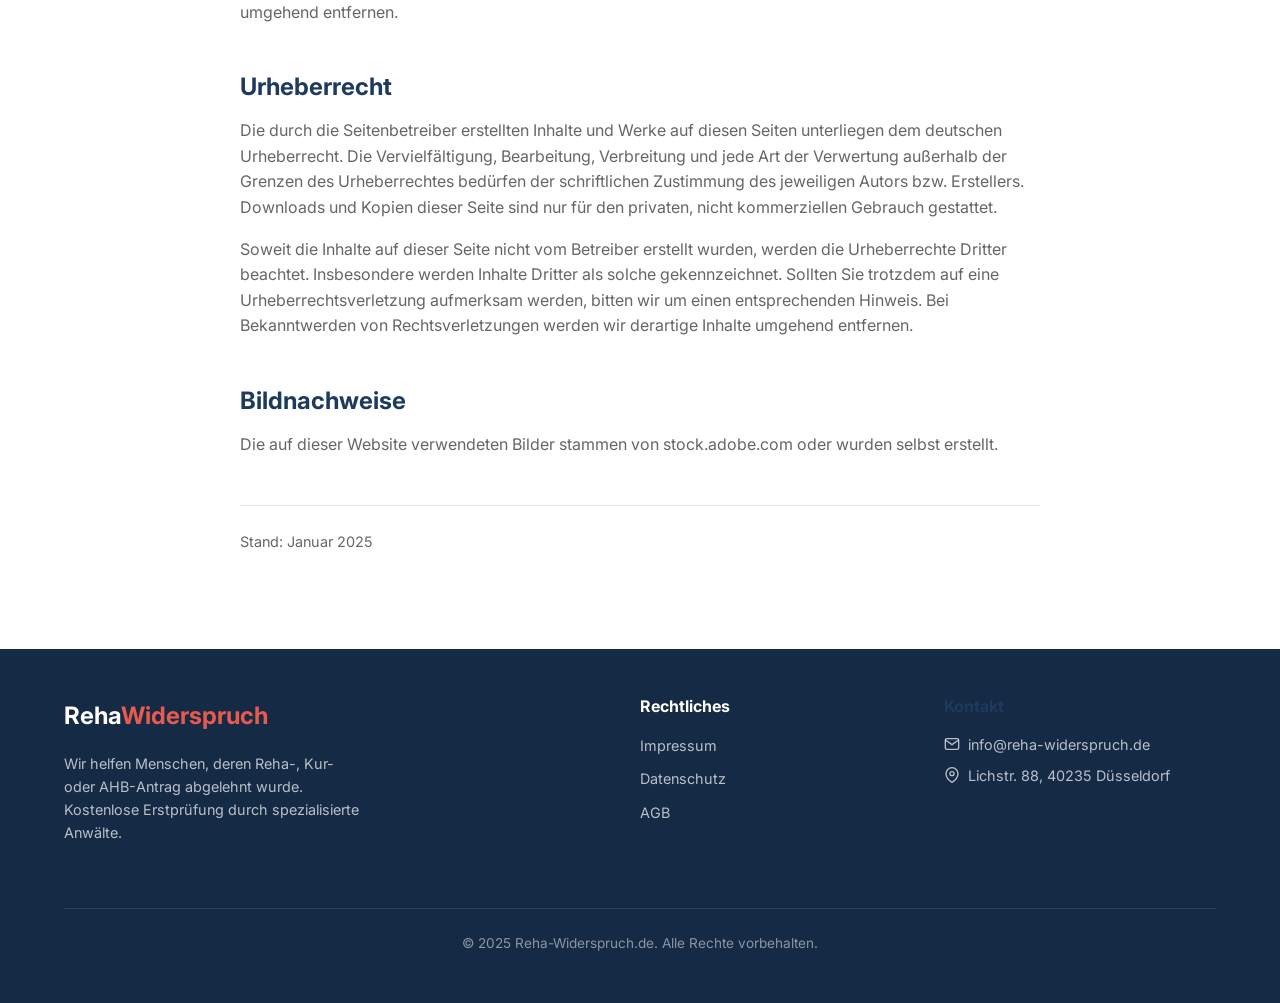
<file: reha-widerspruch/impressum.html>
<!DOCTYPE html>
<html lang="de">
<head>
  <meta charset="UTF-8">
  <meta name="viewport" content="width=device-width, initial-scale=1.0">
  <meta name="description" content="Impressum von Reha-Widerspruch.de - Angaben gemäß § 5 TMG">
  <meta name="robots" content="noindex, follow">

  <title>Impressum | Reha-Widerspruch.de</title>

  <!-- Favicon -->
  <link rel="icon" type="image/svg+xml" href="data:image/svg+xml,<svg xmlns='http://www.w3.org/2000/svg' viewBox='0 0 100 100'><text y='.9em' font-size='90'>⚖️</text></svg>">

  <!-- Google Fonts -->
  <link rel="preconnect" href="https://fonts.googleapis.com">
  <link rel="preconnect" href="https://fonts.gstatic.com" crossorigin>
  <link href="https://fonts.googleapis.com/css2?family=Inter:wght@400;500;600;700&display=swap" rel="stylesheet">

  <!-- Stylesheet -->
  <link rel="stylesheet" href="css/style.css">
</head>
<body>

  <!-- Header -->
  <header class="header">
    <div class="container header__inner">
      <a href="/" class="header__logo">Reha<span>Widerspruch</span></a>

      <nav class="nav">
        <ul class="nav__list">
          <li><a href="index.html#so-funktionierts" class="nav__link">So funktioniert's</a></li>
          <li><a href="index.html#kosten" class="nav__link">Kosten</a></li>
          <li><a href="index.html#vorteile" class="nav__link">Warum wir</a></li>
          <li><a href="index.html#faq" class="nav__link">FAQ</a></li>
        </ul>
      </nav>

      <a href="index.html#lp" class="btn btn--primary nav__cta hide-mobile">Kostenlose Prüfung</a>

      <button class="menu-toggle" aria-label="Menü öffnen">
        <span class="menu-toggle__bar"></span>
        <span class="menu-toggle__bar"></span>
        <span class="menu-toggle__bar"></span>
      </button>
    </div>
  </header>

  <!-- Mobile Navigation -->
  <nav class="mobile-nav">
    <ul class="mobile-nav__list">
      <li><a href="index.html#so-funktionierts" class="mobile-nav__link">So funktioniert's</a></li>
      <li><a href="index.html#kosten" class="mobile-nav__link">Kosten</a></li>
      <li><a href="index.html#vorteile" class="mobile-nav__link">Warum wir</a></li>
      <li><a href="index.html#faq" class="mobile-nav__link">FAQ</a></li>
    </ul>
    <a href="index.html#lp" class="btn btn--primary btn--full mobile-nav__cta">Kostenlose Prüfung starten</a>
  </nav>

  <main class="legal">
    <div class="container">
      <div class="legal__content">
        <h1>Impressum</h1>

        <h2>Angaben gemäß § 5 TMG</h2>

        <p>
          <strong>Reha-Widerspruch</strong><br>
          Susanne Weber<br>
          Lichstr. 88<br>
          40235 Düsseldorf
        </p>

        <h2>Kontakt</h2>

        <p>
          E-Mail: <a href="mailto:info@reha-widerspruch.de">info@reha-widerspruch.de</a>
        </p>

        <h2>Verantwortlich für den Inhalt nach § 55 Abs. 2 RStV</h2>

        <p>
          Susanne Weber<br>
          Lichstr. 88<br>
          40235 Düsseldorf
        </p>

        <h2>EU-Streitschlichtung</h2>

        <p>
          Die Europäische Kommission stellt eine Plattform zur Online-Streitbeilegung (OS) bereit:
          <a href="https://ec.europa.eu/consumers/odr/" target="_blank" rel="noopener noreferrer">https://ec.europa.eu/consumers/odr/</a>
        </p>
        <p>
          Unsere E-Mail-Adresse finden Sie oben im Impressum.
        </p>

        <h2>Verbraucherstreitbeilegung / Universalschlichtungsstelle</h2>

        <p>
          Wir sind nicht bereit oder verpflichtet, an Streitbeilegungsverfahren vor einer Verbraucherschlichtungsstelle teilzunehmen.
        </p>

        <h2>Haftung für Inhalte</h2>

        <p>
          Als Diensteanbieter sind wir gemäß § 7 Abs. 1 TMG für eigene Inhalte auf diesen Seiten nach den allgemeinen Gesetzen verantwortlich. Nach §§ 8 bis 10 TMG sind wir als Diensteanbieter jedoch nicht verpflichtet, übermittelte oder gespeicherte fremde Informationen zu überwachen oder nach Umständen zu forschen, die auf eine rechtswidrige Tätigkeit hinweisen.
        </p>
        <p>
          Verpflichtungen zur Entfernung oder Sperrung der Nutzung von Informationen nach den allgemeinen Gesetzen bleiben hiervon unberührt. Eine diesbezügliche Haftung ist jedoch erst ab dem Zeitpunkt der Kenntnis einer konkreten Rechtsverletzung möglich. Bei Bekanntwerden von entsprechenden Rechtsverletzungen werden wir diese Inhalte umgehend entfernen.
        </p>

        <h2>Haftung für Links</h2>

        <p>
          Unser Angebot enthält Links zu externen Websites Dritter, auf deren Inhalte wir keinen Einfluss haben. Deshalb können wir für diese fremden Inhalte auch keine Gewähr übernehmen. Für die Inhalte der verlinkten Seiten ist stets der jeweilige Anbieter oder Betreiber der Seiten verantwortlich. Die verlinkten Seiten wurden zum Zeitpunkt der Verlinkung auf mögliche Rechtsverstöße überprüft. Rechtswidrige Inhalte waren zum Zeitpunkt der Verlinkung nicht erkennbar.
        </p>
        <p>
          Eine permanente inhaltliche Kontrolle der verlinkten Seiten ist jedoch ohne konkrete Anhaltspunkte einer Rechtsverletzung nicht zumutbar. Bei Bekanntwerden von Rechtsverletzungen werden wir derartige Links umgehend entfernen.
        </p>

        <h2>Urheberrecht</h2>

        <p>
          Die durch die Seitenbetreiber erstellten Inhalte und Werke auf diesen Seiten unterliegen dem deutschen Urheberrecht. Die Vervielfältigung, Bearbeitung, Verbreitung und jede Art der Verwertung außerhalb der Grenzen des Urheberrechtes bedürfen der schriftlichen Zustimmung des jeweiligen Autors bzw. Erstellers. Downloads und Kopien dieser Seite sind nur für den privaten, nicht kommerziellen Gebrauch gestattet.
        </p>
        <p>
          Soweit die Inhalte auf dieser Seite nicht vom Betreiber erstellt wurden, werden die Urheberrechte Dritter beachtet. Insbesondere werden Inhalte Dritter als solche gekennzeichnet. Sollten Sie trotzdem auf eine Urheberrechtsverletzung aufmerksam werden, bitten wir um einen entsprechenden Hinweis. Bei Bekanntwerden von Rechtsverletzungen werden wir derartige Inhalte umgehend entfernen.
        </p>

        <h2>Bildnachweise</h2>

        <p>
          Die auf dieser Website verwendeten Bilder stammen von stock.adobe.com oder wurden selbst erstellt.
        </p>

        <div class="legal__meta">
          <p>Stand: Januar 2025</p>
        </div>
      </div>
    </div>
  </main>

  <!-- Footer -->
  <footer class="footer">
    <div class="container">
      <div class="footer__inner">
        <div class="footer__brand">
          <div class="footer__logo">Reha<span>Widerspruch</span></div>
          <p class="footer__desc">
            Wir helfen Menschen, deren Reha-, Kur- oder AHB-Antrag abgelehnt wurde. Kostenlose Erstprüfung durch spezialisierte Anwälte.
          </p>
        </div>

        <div class="footer__links">
          <h4>Rechtliches</h4>
          <ul>
            <li><a href="impressum.html">Impressum</a></li>
            <li><a href="datenschutz.html">Datenschutz</a></li>
            <li><a href="agb.html">AGB</a></li>
          </ul>
        </div>

        <div class="footer__contact">
          <h4>Kontakt</h4>
          <p>
            <svg width="16" height="16" viewBox="0 0 24 24" fill="none" stroke="currentColor" stroke-width="2">
              <path d="M4 4h16c1.1 0 2 .9 2 2v12c0 1.1-.9 2-2 2H4c-1.1 0-2-.9-2-2V6c0-1.1.9-2 2-2z"></path>
              <polyline points="22,6 12,13 2,6"></polyline>
            </svg>
            info@reha-widerspruch.de
          </p>
          <p>
            <svg width="16" height="16" viewBox="0 0 24 24" fill="none" stroke="currentColor" stroke-width="2">
              <path d="M21 10c0 7-9 13-9 13s-9-6-9-13a9 9 0 0 1 18 0z"></path>
              <circle cx="12" cy="10" r="3"></circle>
            </svg>
            Lichstr. 88, 40235 Düsseldorf
          </p>
        </div>
      </div>

      <div class="footer__bottom">
        <p>&copy; 2025 Reha-Widerspruch.de. Alle Rechte vorbehalten.</p>
      </div>
    </div>
  </footer>

  <!-- JavaScript -->
  <script src="js/main.js"></script>

</body>
</html>
</file>
<file: styles.css>
/* =============================================
   Beckenboden Magazin – Hauptstylesheet
   ============================================= */

/* --- Variablen --- */
:root {
    --primary:        #2a7d6f;
    --primary-dark:   #1e5f54;
    --primary-light:  #e8f5f3;
    --accent:         #6c9ecf;
    --accent-light:   #eaf2fb;
    --text:           #1a1a2e;
    --text-muted:     #5a6070;
    --border:         #dce3e8;
    --bg:             #f9fafb;
    --white:          #ffffff;
    --radius:         10px;
    --radius-lg:      18px;
    --shadow-sm:      0 1px 4px rgba(0,0,0,.07);
    --shadow:         0 4px 16px rgba(0,0,0,.10);
    --shadow-lg:      0 8px 32px rgba(0,0,0,.14);
    --transition:     .22s ease;
}

/* --- Reset & Base --- */
*, *::before, *::after {
    box-sizing: border-box;
    margin: 0;
    padding: 0;
}

html {
    scroll-behavior: smooth;
    font-size: 16px;
}

body {
    font-family: 'Segoe UI', system-ui, -apple-system, Arial, sans-serif;
    color: var(--text);
    background: var(--bg);
    line-height: 1.7;
    -webkit-font-smoothing: antialiased;
}

img { max-width: 100%; display: block; }

a {
    color: var(--primary);
    text-decoration: none;
    transition: color var(--transition);
}
a:hover { color: var(--primary-dark); text-decoration: underline; }

ul { list-style: none; }

button {
    cursor: pointer;
    font-family: inherit;
    border: none;
    background: none;
}

/* --- Utilities --- */
.container {
    width: 100%;
    max-width: 1180px;
    margin: 0 auto;
    padding: 0 20px;
}

.section-title {
    font-size: clamp(1.6rem, 3vw, 2.2rem);
    font-weight: 700;
    color: var(--text);
    margin-bottom: .5rem;
    text-align: center;
}

.section-subtitle {
    color: var(--text-muted);
    text-align: center;
    margin-bottom: 2.5rem;
    font-size: 1.05rem;
}

.hidden { display: none !important; }

/* --- Buttons --- */
.btn-primary {
    display: inline-block;
    background: var(--primary);
    color: var(--white);
    padding: .75rem 1.6rem;
    border-radius: 50px;
    font-weight: 600;
    font-size: .95rem;
    transition: background var(--transition), transform var(--transition), box-shadow var(--transition);
    border: none;
    cursor: pointer;
}
.btn-primary:hover {
    background: var(--primary-dark);
    color: var(--white);
    text-decoration: none;
    transform: translateY(-1px);
    box-shadow: 0 4px 12px rgba(42,125,111,.3);
}

.btn-full { width: 100%; text-align: center; padding: .85rem; font-size: 1rem; }

.btn-nav {
    background: var(--primary);
    color: var(--white) !important;
    padding: .5rem 1.2rem;
    border-radius: 50px;
    font-weight: 600;
    font-size: .9rem;
    transition: background var(--transition);
}
.btn-nav:hover { background: var(--primary-dark); text-decoration: none; }

/* =============================================
   Header
   ============================================= */
.header {
    position: sticky;
    top: 0;
    z-index: 100;
    background: var(--white);
    border-bottom: 1px solid var(--border);
    box-shadow: var(--shadow-sm);
}

.header-content {
    display: flex;
    align-items: center;
    justify-content: space-between;
    height: 64px;
    gap: 1rem;
}

.logo {
    display: flex;
    align-items: center;
    gap: .5rem;
    flex-shrink: 0;
}

.logo-icon {
    color: var(--primary);
    font-size: 1.4rem;
}

.logo-text {
    font-size: 1.15rem;
    color: var(--text);
    letter-spacing: -.3px;
}
.logo-text strong { color: var(--primary); }

.main-nav {
    display: flex;
    align-items: center;
    gap: 1.5rem;
}

.main-nav a {
    color: var(--text-muted);
    font-size: .95rem;
    font-weight: 500;
    transition: color var(--transition);
}
.main-nav a:hover { color: var(--primary); text-decoration: none; }

.nav-toggle {
    display: none;
    flex-direction: column;
    gap: 5px;
    padding: 6px;
    border-radius: 6px;
    background: none;
}
.nav-toggle span {
    display: block;
    width: 22px;
    height: 2px;
    background: var(--text);
    border-radius: 2px;
    transition: var(--transition);
}

/* =============================================
   Hero
   ============================================= */
.hero {
    background: linear-gradient(135deg, #f0f9f7 0%, #eaf2fb 100%);
    padding: 5rem 0 4rem;
    border-bottom: 1px solid var(--border);
}

.hero-inner {
    display: grid;
    grid-template-columns: 1fr 1fr;
    gap: 3rem;
    align-items: center;
}

.hero-tag {
    display: inline-block;
    background: var(--primary-light);
    color: var(--primary-dark);
    font-size: .8rem;
    font-weight: 700;
    text-transform: uppercase;
    letter-spacing: 1px;
    padding: .3rem .8rem;
    border-radius: 50px;
    margin-bottom: 1rem;
}

.hero-text h1 {
    font-size: clamp(1.9rem, 4vw, 2.8rem);
    font-weight: 800;
    line-height: 1.2;
    color: var(--text);
    margin-bottom: 1rem;
}

.hero-lead {
    color: var(--text-muted);
    font-size: 1.1rem;
    margin-bottom: 1.8rem;
    max-width: 480px;
}

.hero-search {
    display: flex;
    border: 2px solid var(--border);
    border-radius: 50px;
    overflow: hidden;
    background: var(--white);
    margin-bottom: 2rem;
    transition: border-color var(--transition);
    box-shadow: var(--shadow-sm);
}
.hero-search:focus-within { border-color: var(--primary); }

.hero-search input {
    flex: 1;
    border: none;
    outline: none;
    padding: .8rem 1.2rem;
    font-size: .95rem;
    font-family: inherit;
    background: transparent;
    color: var(--text);
}
.hero-search input::placeholder { color: #aab0bb; }

.hero-search button {
    background: var(--primary);
    color: var(--white);
    border: none;
    padding: .8rem 1.4rem;
    font-weight: 600;
    font-size: .9rem;
    transition: background var(--transition);
}
.hero-search button:hover { background: var(--primary-dark); }

.hero-stats {
    display: flex;
    gap: 2rem;
}

.stat {
    display: flex;
    flex-direction: column;
}
.stat strong {
    font-size: 1.5rem;
    font-weight: 800;
    color: var(--primary);
    line-height: 1;
}
.stat span {
    font-size: .8rem;
    color: var(--text-muted);
    font-weight: 500;
}

/* Featured Card */
.featured-card {
    background: var(--white);
    border-radius: var(--radius-lg);
    padding: 2rem;
    box-shadow: var(--shadow-lg);
    display: flex;
    flex-direction: column;
    gap: .75rem;
    position: relative;
}

.featured-label {
    position: absolute;
    top: -12px;
    left: 1.5rem;
    background: var(--primary);
    color: var(--white);
    font-size: .75rem;
    font-weight: 700;
    text-transform: uppercase;
    letter-spacing: .8px;
    padding: .25rem .75rem;
    border-radius: 50px;
}

.featured-category {
    display: inline-block;
    background: var(--accent-light);
    color: var(--accent);
    font-size: .8rem;
    font-weight: 600;
    padding: .2rem .7rem;
    border-radius: 50px;
    margin-top: .5rem;
}

.featured-card h2 {
    font-size: 1.25rem;
    font-weight: 700;
    line-height: 1.35;
    color: var(--text);
}

.featured-card p {
    color: var(--text-muted);
    font-size: .93rem;
}

/* =============================================
   Kategorien
   ============================================= */
.kategorien {
    background: var(--white);
    padding: 2.5rem 0;
    border-bottom: 1px solid var(--border);
}

.kategorie-grid {
    display: flex;
    flex-wrap: wrap;
    gap: .75rem;
    justify-content: center;
}

.kategorie-btn {
    display: flex;
    align-items: center;
    gap: .5rem;
    padding: .6rem 1.2rem;
    border: 2px solid var(--border);
    border-radius: 50px;
    font-size: .9rem;
    font-weight: 500;
    color: var(--text-muted);
    background: var(--white);
    transition: all var(--transition);
}

.kategorie-btn:hover,
.kategorie-btn.active {
    border-color: var(--primary);
    color: var(--primary);
    background: var(--primary-light);
}

.kat-icon { font-size: 1.1rem; }

/* =============================================
   Artikel
   ============================================= */
.artikel-section {
    padding: 4rem 0;
}

.artikel-grid {
    display: grid;
    grid-template-columns: repeat(auto-fill, minmax(320px, 1fr));
    gap: 1.8rem;
}

.artikel-karte {
    background: var(--white);
    border-radius: var(--radius-lg);
    overflow: hidden;
    box-shadow: var(--shadow-sm);
    border: 1px solid var(--border);
    transition: transform var(--transition), box-shadow var(--transition);
    display: flex;
    flex-direction: column;
}

.artikel-karte:hover {
    transform: translateY(-4px);
    box-shadow: var(--shadow-lg);
}

.artikel-karte.filtered-out {
    display: none;
}

.artikel-bild {
    height: 170px;
    display: flex;
    align-items: flex-end;
    padding: 1rem;
    position: relative;
}

/* Kategorie-spezifische Hintergründe */
.inkontinenz-bg     { background: linear-gradient(135deg, #c8e6f0 0%, #a0c8d8 100%); }
.uebungen-bg        { background: linear-gradient(135deg, #c8e6c9 0%, #a0cca0 100%); }
.schwangerschaft-bg { background: linear-gradient(135deg, #f0c8e0 0%, #d8a0c0 100%); }
.therapie-bg        { background: linear-gradient(135deg, #d8c8f0 0%, #c0a8e0 100%); }
.ernaehrung-bg      { background: linear-gradient(135deg, #f0dfc8 0%, #d8c0a0 100%); }
.maenner-bg         { background: linear-gradient(135deg, #c8d8f0 0%, #a8bce0 100%); }
.magnetfeld-bg      { background: linear-gradient(135deg, #d0c8f0 0%, #9888d8 100%); }

.artikel-kategorie-badge {
    background: rgba(255,255,255,.92);
    color: var(--text);
    font-size: .75rem;
    font-weight: 700;
    padding: .25rem .75rem;
    border-radius: 50px;
}

.artikel-inhalt {
    padding: 1.5rem;
    display: flex;
    flex-direction: column;
    flex: 1;
}

.artikel-meta {
    display: flex;
    justify-content: space-between;
    font-size: .78rem;
    color: var(--text-muted);
    margin-bottom: .75rem;
}

.artikel-inhalt h3 {
    font-size: 1.05rem;
    font-weight: 700;
    line-height: 1.4;
    color: var(--text);
    margin-bottom: .75rem;
}

.artikel-inhalt p {
    font-size: .9rem;
    color: var(--text-muted);
    line-height: 1.6;
    flex: 1;
    margin-bottom: 1rem;
}

.artikel-tags {
    display: flex;
    flex-wrap: wrap;
    gap: .4rem;
    margin-bottom: 1rem;
}

.artikel-tags span {
    background: var(--bg);
    color: var(--text-muted);
    font-size: .75rem;
    padding: .2rem .6rem;
    border-radius: 50px;
    border: 1px solid var(--border);
}

.artikel-lesen-btn {
    background: transparent;
    color: var(--primary);
    border: 2px solid var(--primary);
    border-radius: 50px;
    padding: .55rem 1.2rem;
    font-size: .88rem;
    font-weight: 600;
    transition: all var(--transition);
    width: fit-content;
}
.artikel-lesen-btn:hover {
    background: var(--primary);
    color: var(--white);
}

/* Keine Ergebnisse */
.no-results {
    text-align: center;
    padding: 3rem 1rem;
    color: var(--text-muted);
}
.no-results button {
    margin-top: 1rem;
    color: var(--primary);
    font-weight: 600;
    font-size: .95rem;
    text-decoration: underline;
}

/* =============================================
   FAQ
   ============================================= */
.faq-section {
    padding: 4rem 0;
}

.faq-liste {
    max-width: 780px;
    margin: 0 auto;
    display: flex;
    flex-direction: column;
    gap: .75rem;
}

.faq-item {
    background: var(--white);
    border: 1px solid var(--border);
    border-radius: var(--radius);
    overflow: hidden;
}

.faq-frage {
    width: 100%;
    display: flex;
    align-items: center;
    justify-content: space-between;
    padding: 1.1rem 1.4rem;
    text-align: left;
    font-size: 1rem;
    font-weight: 600;
    color: var(--text);
    background: none;
    border: none;
    transition: background var(--transition);
    gap: 1rem;
}

.faq-frage:hover { background: var(--primary-light); }

.faq-frage[aria-expanded="true"] {
    color: var(--primary);
    background: var(--primary-light);
}

.faq-icon {
    font-size: 1.4rem;
    font-weight: 400;
    color: var(--primary);
    transition: transform var(--transition);
    flex-shrink: 0;
    line-height: 1;
}

.faq-frage[aria-expanded="true"] .faq-icon {
    transform: rotate(45deg);
}

.faq-antwort {
    padding: 0 1.4rem 1.2rem;
    color: var(--text-muted);
    font-size: .95rem;
    line-height: 1.7;
    border-top: 1px solid var(--border);
}

/* =============================================
   Newsletter
   ============================================= */
.newsletter-section {
    background: linear-gradient(135deg, var(--primary) 0%, var(--primary-dark) 100%);
    padding: 4rem 0;
    color: var(--white);
}

.newsletter-inner {
    display: grid;
    grid-template-columns: 1fr 1fr;
    gap: 3rem;
    align-items: start;
}

.newsletter-text h2 {
    font-size: 1.8rem;
    font-weight: 700;
    margin-bottom: .75rem;
}

.newsletter-text p {
    opacity: .88;
    margin-bottom: 1.5rem;
    line-height: 1.7;
}

.newsletter-vorteile {
    display: flex;
    flex-direction: column;
    gap: .5rem;
}

.newsletter-vorteile li {
    display: flex;
    align-items: center;
    gap: .6rem;
    font-size: .92rem;
    opacity: .9;
}

.newsletter-vorteile li::before {
    content: "\2713";
    background: rgba(255,255,255,.2);
    width: 20px;
    height: 20px;
    border-radius: 50%;
    display: flex;
    align-items: center;
    justify-content: center;
    font-size: .75rem;
    flex-shrink: 0;
}

.newsletter-form-wrap {
    background: var(--white);
    border-radius: var(--radius-lg);
    padding: 2rem;
    box-shadow: var(--shadow-lg);
}

.form-group {
    display: flex;
    flex-direction: column;
    gap: .4rem;
    margin-bottom: 1rem;
}

.form-group label {
    font-size: .88rem;
    font-weight: 600;
    color: var(--text);
}

.form-group input[type="text"],
.form-group input[type="email"] {
    border: 2px solid var(--border);
    border-radius: var(--radius);
    padding: .7rem 1rem;
    font-size: .95rem;
    font-family: inherit;
    color: var(--text);
    transition: border-color var(--transition);
    outline: none;
}

.form-group input:focus { border-color: var(--primary); }

.form-checkbox {
    flex-direction: row;
    align-items: flex-start;
    gap: .6rem;
}

.form-checkbox input[type="checkbox"] {
    margin-top: .2rem;
    accent-color: var(--primary);
    flex-shrink: 0;
    width: 16px;
    height: 16px;
}

.form-checkbox label {
    font-size: .83rem;
    font-weight: 400;
    color: var(--text-muted);
    line-height: 1.5;
}

.field-error {
    color: #c0392b;
    font-size: .8rem;
    min-height: 1em;
}

.form-success {
    margin-top: 1rem;
    padding: .75rem 1rem;
    background: var(--primary-light);
    color: var(--primary-dark);
    border-radius: var(--radius);
    font-size: .9rem;
    font-weight: 600;
    text-align: center;
}

.required { color: #c0392b; }

/* =============================================
   Footer
   ============================================= */
.footer {
    background: #0f1a27;
    color: #a8b4c0;
    padding: 3.5rem 0 2rem;
}

.footer-logo { color: var(--white); }
.footer-logo strong { color: var(--primary); }

.footer-grid {
    display: grid;
    grid-template-columns: 2fr 1fr 1fr 1fr;
    gap: 2.5rem;
    margin-bottom: 2.5rem;
    padding-bottom: 2rem;
    border-bottom: 1px solid #1e2d3d;
}

.footer-brand p {
    font-size: .88rem;
    line-height: 1.7;
    margin-top: .75rem;
}

.disclaimer {
    font-size: .8rem !important;
    color: #6a7a8a !important;
    margin-top: 1rem !important;
    line-height: 1.5 !important;
}

.footer-nav h4 {
    color: var(--white);
    font-size: .9rem;
    font-weight: 700;
    margin-bottom: 1rem;
}

.footer-nav ul {
    display: flex;
    flex-direction: column;
    gap: .5rem;
}

.footer-nav ul li a {
    color: #8a9aaa;
    font-size: .88rem;
    transition: color var(--transition);
}
.footer-nav ul li a:hover {
    color: var(--white);
    text-decoration: none;
}

.footer-bottom {
    display: flex;
    justify-content: space-between;
    align-items: center;
    font-size: .8rem;
    color: #5a6a7a;
    flex-wrap: wrap;
    gap: .5rem;
}

.footer-legal-links {
    display: flex;
    gap: 1.25rem;
}

.footer-legal-links a {
    color: #6a7a8a;
    font-size: .8rem;
    transition: color var(--transition);
}

.footer-legal-links a:hover {
    color: var(--white);
    text-decoration: none;
}

/* =============================================
   Quiz
   ============================================= */
.quiz-section {
    background: var(--white);
    padding: 4rem 0;
    border-top: 1px solid var(--border);
    border-bottom: 1px solid var(--border);
}

.quiz-wrap {
    max-width: 680px;
    margin: 0 auto;
}

/* Fortschrittsleiste */
.quiz-progress {
    margin-bottom: 2rem;
}

.quiz-progress-label {
    display: flex;
    justify-content: space-between;
    font-size: .8rem;
    color: var(--text-muted);
    margin-bottom: .5rem;
    font-weight: 500;
}

.quiz-progress-bar {
    height: 5px;
    background: var(--border);
    border-radius: 99px;
    overflow: hidden;
}

.quiz-progress-fill {
    height: 100%;
    background: var(--primary);
    border-radius: 99px;
    transition: width .4s ease;
}

/* Fragenblock */
.quiz-card {
    background: var(--bg);
    border: 1px solid var(--border);
    border-radius: var(--radius-lg);
    padding: 2rem 2rem 1.5rem;
}

.quiz-frage {
    font-size: 1.1rem;
    font-weight: 700;
    color: var(--text);
    margin-bottom: 1.25rem;
    line-height: 1.4;
}

.quiz-optionen {
    display: flex;
    flex-direction: column;
    gap: .65rem;
    margin-bottom: 1.5rem;
}

.quiz-option {
    display: flex;
    align-items: flex-start;
    gap: .9rem;
    padding: .9rem 1.1rem;
    border: 2px solid var(--border);
    border-radius: var(--radius);
    background: var(--white);
    cursor: pointer;
    transition: border-color var(--transition), background var(--transition);
    text-align: left;
    font-size: .93rem;
    color: var(--text);
    line-height: 1.4;
}

.quiz-option:hover {
    border-color: var(--primary);
    background: var(--primary-light);
}

.quiz-option.selected {
    border-color: var(--primary);
    background: var(--primary-light);
}

.quiz-option-dot {
    width: 18px;
    height: 18px;
    border-radius: 50%;
    border: 2px solid var(--border);
    flex-shrink: 0;
    margin-top: 2px;
    transition: border-color var(--transition), background var(--transition);
    position: relative;
}

.quiz-option.selected .quiz-option-dot {
    border-color: var(--primary);
    background: var(--primary);
}

.quiz-option.selected .quiz-option-dot::after {
    content: '';
    position: absolute;
    inset: 3px;
    background: var(--white);
    border-radius: 50%;
}

.quiz-nav {
    display: flex;
    justify-content: flex-end;
    gap: .75rem;
}

.quiz-btn-back {
    background: transparent;
    border: 2px solid var(--border);
    color: var(--text-muted);
    border-radius: 50px;
    padding: .6rem 1.4rem;
    font-size: .9rem;
    font-weight: 600;
    transition: all var(--transition);
}

.quiz-btn-back:hover {
    border-color: var(--text-muted);
    color: var(--text);
}

.quiz-btn-next {
    background: var(--primary);
    color: var(--white);
    border: none;
    border-radius: 50px;
    padding: .6rem 1.6rem;
    font-size: .9rem;
    font-weight: 600;
    transition: background var(--transition);
}

.quiz-btn-next:hover { background: var(--primary-dark); }
.quiz-btn-next:disabled {
    opacity: .45;
    cursor: not-allowed;
}

/* Ergebnis-Karten */
.quiz-ergebnis {
    border-radius: var(--radius-lg);
    padding: 2rem;
    border: 2px solid;
    text-align: center;
}

.quiz-ergebnis-icon {
    font-size: 2.5rem;
    margin-bottom: 1rem;
    display: block;
}

.quiz-ergebnis h3 {
    font-size: 1.2rem;
    font-weight: 700;
    margin-bottom: .75rem;
    line-height: 1.35;
}

.quiz-ergebnis p {
    font-size: .93rem;
    line-height: 1.65;
    margin-bottom: 1rem;
}

.quiz-ergebnis .quiz-hinweis {
    font-size: .8rem;
    opacity: .75;
    font-style: italic;
}

.quiz-ergebnis.ergebnis-gruen {
    background: #eaf7f2;
    border-color: #27a870;
    color: #1a5c3f;
}

.quiz-ergebnis.ergebnis-blau {
    background: var(--primary-light);
    border-color: var(--primary);
    color: var(--primary-dark);
}

.quiz-ergebnis.ergebnis-orange {
    background: #fff5ec;
    border-color: #d4821a;
    color: #7a4400;
}

.quiz-restart-btn {
    margin-top: 1.25rem;
    background: transparent;
    border: 2px solid currentColor;
    color: inherit;
    border-radius: 50px;
    padding: .55rem 1.4rem;
    font-size: .88rem;
    font-weight: 600;
    transition: opacity var(--transition);
}

.quiz-restart-btn:hover { opacity: .7; }

/* =============================================
   Modal
   ============================================= */
.modal-overlay {
    position: fixed;
    inset: 0;
    background: rgba(0,0,0,.5);
    z-index: 200;
    display: flex;
    align-items: center;
    justify-content: center;
    padding: 1rem;
    animation: fadeIn .2s ease;
}

.modal-overlay[hidden] { display: none; }

@keyframes fadeIn {
    from { opacity: 0; }
    to   { opacity: 1; }
}

.modal {
    background: var(--white);
    border-radius: var(--radius-lg);
    max-width: 680px;
    width: 100%;
    max-height: 85vh;
    overflow-y: auto;
    padding: 2.5rem;
    position: relative;
    animation: slideUp .25s ease;
    box-shadow: var(--shadow-lg);
}

@keyframes slideUp {
    from { transform: translateY(20px); opacity: 0; }
    to   { transform: translateY(0);    opacity: 1; }
}

.modal-close {
    position: absolute;
    top: 1rem;
    right: 1rem;
    width: 34px;
    height: 34px;
    border-radius: 50%;
    background: var(--bg);
    border: 1px solid var(--border);
    font-size: 1.3rem;
    line-height: 1;
    color: var(--text-muted);
    display: flex;
    align-items: center;
    justify-content: center;
    transition: background var(--transition);
}
.modal-close:hover { background: var(--primary-light); color: var(--primary); }

.modal-inhalt h2 {
    font-size: 1.5rem;
    font-weight: 700;
    line-height: 1.3;
    margin-bottom: 1rem;
    color: var(--text);
}

.modal-inhalt .modal-kategorie {
    display: inline-block;
    background: var(--primary-light);
    color: var(--primary-dark);
    font-size: .8rem;
    font-weight: 700;
    padding: .25rem .75rem;
    border-radius: 50px;
    margin-bottom: .75rem;
}

.modal-inhalt .modal-meta {
    font-size: .85rem;
    color: var(--text-muted);
    margin-bottom: 1.5rem;
    padding-bottom: 1rem;
    border-bottom: 1px solid var(--border);
}

.modal-inhalt p {
    color: var(--text-muted);
    line-height: 1.8;
    margin-bottom: 1rem;
}

.modal-inhalt h3 {
    font-size: 1.1rem;
    font-weight: 700;
    color: var(--text);
    margin: 1.5rem 0 .5rem;
}

.modal-inhalt ul {
    list-style: disc;
    padding-left: 1.5rem;
    color: var(--text-muted);
    line-height: 1.8;
    margin-bottom: 1rem;
}

.modal-hinweis {
    background: #fff8e8;
    border-left: 4px solid #f0b030;
    padding: 1rem 1.2rem;
    border-radius: 0 var(--radius) var(--radius) 0;
    font-size: .88rem;
    color: #7a5a10;
    margin-top: 1.5rem;
}

/* =============================================
   Responsive
   ============================================= */
@media (max-width: 900px) {
    .hero-inner {
        grid-template-columns: 1fr;
    }

    .newsletter-inner {
        grid-template-columns: 1fr;
    }

    .footer-grid {
        grid-template-columns: 1fr 1fr;
    }
}

@media (max-width: 680px) {
    .main-nav {
        display: none;
        position: absolute;
        top: 64px;
        left: 0;
        right: 0;
        background: var(--white);
        flex-direction: column;
        align-items: flex-start;
        padding: 1rem 1.5rem 1.5rem;
        border-bottom: 1px solid var(--border);
        box-shadow: var(--shadow);
        gap: 1rem;
    }

    .main-nav.nav-open { display: flex; }

    .nav-toggle { display: flex; }

    .hero { padding: 3rem 0; }

    .hero-stats { gap: 1.5rem; }

    .artikel-grid { grid-template-columns: 1fr; }

    .experten-grid { grid-template-columns: 1fr 1fr; }

    .footer-grid { grid-template-columns: 1fr; }

    .footer-bottom { flex-direction: column; }

    .kategorie-grid { justify-content: flex-start; }
}

@media (max-width: 420px) {
    .experten-grid { grid-template-columns: 1fr; }
    .hero-stats { flex-wrap: wrap; gap: 1rem; }
}
</file>
<file: reha-widerspruch/css/style.css>
/* ==========================================================================
   Reha-Widerspruch.de - Stylesheet
   ========================================================================== */

/* --------------------------------------------------------------------------
   CSS Custom Properties (Variables)
   -------------------------------------------------------------------------- */
:root {
  /* Colors */
  --primary: #1E3A5F;
  --primary-dark: #152a45;
  --secondary: #4A90A4;
  --secondary-light: #6ba8b9;
  --accent: #E85A4F;
  --accent-dark: #d14940;
  --success: #28a745;
  --warning: #ffc107;

  /* Neutrals */
  --white: #FFFFFF;
  --background: #FFFFFF;
  --light-bg: #F5F7FA;
  --light-bg-alt: #EEF2F7;
  --text: #333333;
  --text-light: #666666;
  --text-muted: #888888;
  --border: #E0E4E8;

  /* Typography */
  --font-family: 'Inter', -apple-system, BlinkMacSystemFont, 'Segoe UI', Roboto, Oxygen, Ubuntu, sans-serif;
  --font-size-base: 16px;
  --line-height-base: 1.6;

  /* Spacing */
  --spacing-xs: 0.5rem;
  --spacing-sm: 1rem;
  --spacing-md: 1.5rem;
  --spacing-lg: 2rem;
  --spacing-xl: 3rem;
  --spacing-xxl: 5rem;

  /* Layout */
  --max-width: 1200px;
  --header-height: 80px;

  /* Effects */
  --shadow-sm: 0 2px 4px rgba(0,0,0,0.05);
  --shadow-md: 0 4px 12px rgba(0,0,0,0.1);
  --shadow-lg: 0 8px 24px rgba(0,0,0,0.12);
  --radius-sm: 4px;
  --radius-md: 8px;
  --radius-lg: 12px;
  --transition: 0.3s ease;
}

/* --------------------------------------------------------------------------
   Reset & Base Styles
   -------------------------------------------------------------------------- */
*, *::before, *::after {
  box-sizing: border-box;
  margin: 0;
  padding: 0;
}

html {
  font-size: var(--font-size-base);
  scroll-behavior: smooth;
}

body {
  font-family: var(--font-family);
  font-size: 1rem;
  line-height: var(--line-height-base);
  color: var(--text);
  background-color: var(--background);
  -webkit-font-smoothing: antialiased;
  -moz-osx-font-smoothing: grayscale;
}

img {
  max-width: 100%;
  height: auto;
  display: block;
}

a {
  color: var(--primary);
  text-decoration: none;
  transition: color var(--transition);
}

a:hover {
  color: var(--secondary);
}

ul, ol {
  list-style: none;
}

/* --------------------------------------------------------------------------
   Typography
   -------------------------------------------------------------------------- */
h1, h2, h3, h4, h5, h6 {
  font-weight: 700;
  line-height: 1.2;
  color: var(--primary);
  margin-bottom: var(--spacing-sm);
}

h1 {
  font-size: clamp(2rem, 5vw, 3rem);
}

h2 {
  font-size: clamp(1.75rem, 4vw, 2.5rem);
}

h3 {
  font-size: clamp(1.25rem, 3vw, 1.5rem);
}

p {
  margin-bottom: var(--spacing-sm);
}

.text-center {
  text-align: center;
}

.text-muted {
  color: var(--text-muted);
}

/* --------------------------------------------------------------------------
   Layout Components
   -------------------------------------------------------------------------- */
.container {
  width: 100%;
  max-width: var(--max-width);
  margin: 0 auto;
  padding: 0 var(--spacing-md);
}

.section {
  padding: var(--spacing-xxl) 0;
}

.section--light {
  background-color: var(--light-bg);
}

.section--primary {
  background-color: var(--primary);
  color: var(--white);
}

.section--primary h2,
.section--primary h3 {
  color: var(--white);
}

/* --------------------------------------------------------------------------
   Header & Navigation
   -------------------------------------------------------------------------- */
.header {
  position: fixed;
  top: 0;
  left: 0;
  right: 0;
  height: var(--header-height);
  background-color: var(--white);
  box-shadow: var(--shadow-sm);
  z-index: 1000;
  transition: box-shadow var(--transition);
}

.header.scrolled {
  box-shadow: var(--shadow-md);
}

.header__inner {
  display: flex;
  align-items: center;
  justify-content: space-between;
  height: 100%;
}

.header__logo {
  font-size: 1.5rem;
  font-weight: 700;
  color: var(--primary);
}

.header__logo span {
  color: var(--accent);
}

.nav {
  display: none;
}

.nav__list {
  display: flex;
  gap: var(--spacing-md);
}

.nav__link {
  font-weight: 500;
  color: var(--text);
  padding: var(--spacing-xs) 0;
  position: relative;
}

.nav__link::after {
  content: '';
  position: absolute;
  bottom: 0;
  left: 0;
  width: 0;
  height: 2px;
  background-color: var(--accent);
  transition: width var(--transition);
}

.nav__link:hover::after {
  width: 100%;
}

.nav__cta {
  margin-left: var(--spacing-sm);
}

/* Mobile Menu Toggle */
.menu-toggle {
  display: flex;
  flex-direction: column;
  justify-content: space-between;
  width: 28px;
  height: 20px;
  background: none;
  border: none;
  cursor: pointer;
  padding: 0;
}

.menu-toggle__bar {
  width: 100%;
  height: 3px;
  background-color: var(--primary);
  border-radius: 2px;
  transition: var(--transition);
}

.menu-toggle.active .menu-toggle__bar:nth-child(1) {
  transform: translateY(8.5px) rotate(45deg);
}

.menu-toggle.active .menu-toggle__bar:nth-child(2) {
  opacity: 0;
}

.menu-toggle.active .menu-toggle__bar:nth-child(3) {
  transform: translateY(-8.5px) rotate(-45deg);
}

/* Mobile Navigation */
.mobile-nav {
  position: fixed;
  top: var(--header-height);
  left: 0;
  right: 0;
  bottom: 0;
  background-color: var(--white);
  padding: var(--spacing-lg);
  transform: translateX(100%);
  transition: transform var(--transition);
  z-index: 999;
}

.mobile-nav.active {
  transform: translateX(0);
}

.mobile-nav__list {
  display: flex;
  flex-direction: column;
  gap: var(--spacing-md);
}

.mobile-nav__link {
  font-size: 1.25rem;
  font-weight: 500;
  color: var(--text);
  padding: var(--spacing-sm) 0;
  border-bottom: 1px solid var(--border);
}

.mobile-nav__cta {
  margin-top: var(--spacing-lg);
}

/* Desktop Navigation */
@media (min-width: 768px) {
  .nav {
    display: block;
  }

  .menu-toggle {
    display: none;
  }

  .mobile-nav {
    display: none;
  }
}

/* --------------------------------------------------------------------------
   Buttons
   -------------------------------------------------------------------------- */
.btn {
  display: inline-flex;
  align-items: center;
  justify-content: center;
  gap: var(--spacing-xs);
  padding: 0.875rem 1.75rem;
  font-family: inherit;
  font-size: 1rem;
  font-weight: 600;
  text-align: center;
  border: none;
  border-radius: var(--radius-md);
  cursor: pointer;
  transition: all var(--transition);
}

.btn--primary {
  background-color: var(--accent);
  color: var(--white);
}

.btn--primary:hover {
  background-color: var(--accent-dark);
  color: var(--white);
  transform: translateY(-2px);
  box-shadow: var(--shadow-md);
}

.btn--secondary {
  background-color: var(--white);
  color: var(--primary);
  border: 2px solid var(--primary);
}

.btn--secondary:hover {
  background-color: var(--primary);
  color: var(--white);
}

.btn--large {
  padding: 1.125rem 2.25rem;
  font-size: 1.125rem;
}

.btn--full {
  width: 100%;
}

.btn--arrow::after {
  content: '→';
  transition: transform var(--transition);
}

.btn--arrow:hover::after {
  transform: translateX(4px);
}

/* --------------------------------------------------------------------------
   Hero Section
   -------------------------------------------------------------------------- */
.hero {
  padding-top: calc(var(--header-height) + var(--spacing-xxl));
  padding-bottom: var(--spacing-xxl);
  background: linear-gradient(135deg, var(--light-bg) 0%, var(--white) 100%);
}

.hero__inner {
  display: grid;
  gap: var(--spacing-xl);
  align-items: center;
}

.hero__content {
  text-align: center;
}

.hero__badge {
  display: inline-block;
  background-color: var(--accent);
  color: var(--white);
  padding: var(--spacing-xs) var(--spacing-sm);
  border-radius: var(--radius-sm);
  font-size: 0.875rem;
  font-weight: 600;
  margin-bottom: var(--spacing-md);
  animation: pulse 2s infinite;
}

@keyframes pulse {
  0%, 100% { opacity: 1; }
  50% { opacity: 0.8; }
}

.hero__title {
  margin-bottom: var(--spacing-md);
}

.hero__subtitle {
  font-size: 1.125rem;
  color: var(--text-light);
  margin-bottom: var(--spacing-lg);
  max-width: 600px;
  margin-left: auto;
  margin-right: auto;
}

.hero__cta {
  display: flex;
  flex-direction: column;
  gap: var(--spacing-sm);
  align-items: center;
}

.hero__trust {
  display: flex;
  flex-wrap: wrap;
  justify-content: center;
  gap: var(--spacing-md);
  margin-top: var(--spacing-lg);
}

.hero__trust-item {
  display: flex;
  align-items: center;
  gap: var(--spacing-xs);
  font-size: 0.9rem;
  color: var(--text-light);
}

.hero__trust-item svg {
  color: var(--success);
  flex-shrink: 0;
}

.hero__stars {
  color: var(--warning);
}

@media (min-width: 768px) {
  .hero__cta {
    flex-direction: row;
    justify-content: center;
  }
}

/* --------------------------------------------------------------------------
   Problem Section
   -------------------------------------------------------------------------- */
.problem__inner {
  max-width: 800px;
  margin: 0 auto;
  text-align: center;
}

.problem__stats {
  display: grid;
  grid-template-columns: repeat(auto-fit, minmax(200px, 1fr));
  gap: var(--spacing-lg);
  margin-top: var(--spacing-xl);
}

.problem__stat {
  padding: var(--spacing-lg);
  background-color: var(--white);
  border-radius: var(--radius-lg);
  box-shadow: var(--shadow-md);
}

.problem__stat-number {
  font-size: 2.5rem;
  font-weight: 700;
  color: var(--accent);
  margin-bottom: var(--spacing-xs);
}

.problem__stat-text {
  color: var(--text-light);
}

.problem__list {
  text-align: left;
  margin-top: var(--spacing-lg);
}

.problem__list-item {
  display: flex;
  align-items: flex-start;
  gap: var(--spacing-sm);
  padding: var(--spacing-sm) 0;
  border-bottom: 1px solid var(--border);
}

.problem__list-item:last-child {
  border-bottom: none;
}

.problem__list-icon {
  color: var(--accent);
  flex-shrink: 0;
  margin-top: 2px;
}

/* --------------------------------------------------------------------------
   Steps Section
   -------------------------------------------------------------------------- */
.steps__grid {
  display: grid;
  gap: var(--spacing-lg);
  margin-top: var(--spacing-xl);
}

.step {
  display: flex;
  gap: var(--spacing-md);
  padding: var(--spacing-lg);
  background-color: var(--white);
  border-radius: var(--radius-lg);
  box-shadow: var(--shadow-sm);
  transition: box-shadow var(--transition);
}

.step:hover {
  box-shadow: var(--shadow-md);
}

.step__number {
  display: flex;
  align-items: center;
  justify-content: center;
  width: 48px;
  height: 48px;
  background-color: var(--primary);
  color: var(--white);
  font-size: 1.25rem;
  font-weight: 700;
  border-radius: 50%;
  flex-shrink: 0;
}

.step__content h3 {
  margin-bottom: var(--spacing-xs);
}

.step__content p {
  color: var(--text-light);
  margin-bottom: 0;
}

@media (min-width: 768px) {
  .steps__grid {
    grid-template-columns: repeat(3, 1fr);
  }

  .step {
    flex-direction: column;
    text-align: center;
  }

  .step__number {
    margin: 0 auto var(--spacing-sm);
  }
}

/* --------------------------------------------------------------------------
   Cost Section
   -------------------------------------------------------------------------- */
.cost__intro {
  text-align: center;
  max-width: 700px;
  margin: 0 auto var(--spacing-xl);
}

.cost__cards {
  display: grid;
  gap: var(--spacing-md);
}

.cost-card {
  padding: var(--spacing-lg);
  background-color: var(--white);
  border-radius: var(--radius-lg);
  box-shadow: var(--shadow-sm);
  border: 2px solid transparent;
  transition: all var(--transition);
}

.cost-card:hover {
  box-shadow: var(--shadow-md);
}

.cost-card--highlight {
  border-color: var(--accent);
  position: relative;
}

.cost-card--highlight::before {
  content: 'Beliebt';
  position: absolute;
  top: -12px;
  left: 50%;
  transform: translateX(-50%);
  background-color: var(--accent);
  color: var(--white);
  padding: var(--spacing-xs) var(--spacing-sm);
  border-radius: var(--radius-sm);
  font-size: 0.75rem;
  font-weight: 600;
  text-transform: uppercase;
}

.cost-card__title {
  font-size: 1.125rem;
  margin-bottom: var(--spacing-xs);
}

.cost-card__price {
  font-size: 2rem;
  font-weight: 700;
  color: var(--success);
  margin-bottom: var(--spacing-xs);
}

.cost-card__desc {
  color: var(--text-light);
  font-size: 0.9rem;
}

.cost__note {
  text-align: center;
  margin-top: var(--spacing-lg);
  padding: var(--spacing-md);
  background-color: var(--light-bg-alt);
  border-radius: var(--radius-md);
  color: var(--text-light);
}

.cost__note strong {
  color: var(--text);
}

@media (min-width: 768px) {
  .cost__cards {
    grid-template-columns: repeat(3, 1fr);
  }
}

/* --------------------------------------------------------------------------
   Benefits Section
   -------------------------------------------------------------------------- */
.benefits__grid {
  display: grid;
  gap: var(--spacing-md);
  margin-top: var(--spacing-xl);
}

.benefit {
  display: flex;
  align-items: flex-start;
  gap: var(--spacing-md);
  padding: var(--spacing-md);
}

.benefit__icon {
  display: flex;
  align-items: center;
  justify-content: center;
  width: 48px;
  height: 48px;
  background-color: var(--light-bg);
  color: var(--primary);
  border-radius: var(--radius-md);
  flex-shrink: 0;
}

.benefit__content h3 {
  font-size: 1.125rem;
  margin-bottom: var(--spacing-xs);
}

.benefit__content p {
  color: var(--text-light);
  margin-bottom: 0;
  font-size: 0.95rem;
}

@media (min-width: 768px) {
  .benefits__grid {
    grid-template-columns: repeat(2, 1fr);
  }
}

/* --------------------------------------------------------------------------
   Testimonials Section
   -------------------------------------------------------------------------- */
.testimonials__grid {
  display: grid;
  gap: var(--spacing-lg);
  margin-top: var(--spacing-xl);
}

.testimonial {
  padding: var(--spacing-lg);
  background-color: var(--white);
  border-radius: var(--radius-lg);
  box-shadow: var(--shadow-sm);
}

.testimonial__stars {
  color: var(--warning);
  margin-bottom: var(--spacing-sm);
}

.testimonial__text {
  font-size: 1.05rem;
  font-style: italic;
  color: var(--text);
  margin-bottom: var(--spacing-md);
}

.testimonial__author {
  display: flex;
  align-items: center;
  gap: var(--spacing-sm);
}

.testimonial__avatar {
  width: 48px;
  height: 48px;
  background-color: var(--light-bg);
  border-radius: 50%;
  display: flex;
  align-items: center;
  justify-content: center;
  color: var(--text-muted);
  font-weight: 600;
}

.testimonial__info {
  font-size: 0.9rem;
}

.testimonial__name {
  font-weight: 600;
  color: var(--text);
}

.testimonial__location {
  color: var(--text-muted);
}

@media (min-width: 768px) {
  .testimonials__grid {
    grid-template-columns: repeat(3, 1fr);
  }
}

/* --------------------------------------------------------------------------
   FAQ Section
   -------------------------------------------------------------------------- */
.faq__list {
  max-width: 800px;
  margin: var(--spacing-xl) auto 0;
}

.faq-item {
  border-bottom: 1px solid var(--border);
}

.faq-item__question {
  width: 100%;
  display: flex;
  align-items: center;
  justify-content: space-between;
  gap: var(--spacing-md);
  padding: var(--spacing-md) 0;
  background: none;
  border: none;
  text-align: left;
  font-family: inherit;
  font-size: 1.05rem;
  font-weight: 600;
  color: var(--text);
  cursor: pointer;
  transition: color var(--transition);
}

.faq-item__question:hover {
  color: var(--primary);
}

.faq-item__icon {
  width: 24px;
  height: 24px;
  flex-shrink: 0;
  transition: transform var(--transition);
}

.faq-item.active .faq-item__icon {
  transform: rotate(180deg);
}

.faq-item__answer {
  max-height: 0;
  overflow: hidden;
  transition: max-height var(--transition), padding var(--transition);
}

.faq-item.active .faq-item__answer {
  max-height: 500px;
  padding-bottom: var(--spacing-md);
}

.faq-item__answer p {
  color: var(--text-light);
}

/* --------------------------------------------------------------------------
   CTA Section
   -------------------------------------------------------------------------- */
.cta {
  text-align: center;
}

.cta__inner {
  max-width: 700px;
  margin: 0 auto;
}

.cta h2 {
  color: var(--white);
  margin-bottom: var(--spacing-sm);
}

.cta p {
  color: rgba(255,255,255,0.9);
  margin-bottom: var(--spacing-lg);
  font-size: 1.125rem;
}

.cta__note {
  margin-top: var(--spacing-md);
  font-size: 0.9rem;
  color: rgba(255,255,255,0.7);
}

/* --------------------------------------------------------------------------
   Footer
   -------------------------------------------------------------------------- */
.footer {
  background-color: var(--primary-dark);
  color: var(--white);
  padding: var(--spacing-xl) 0 var(--spacing-lg);
}

.footer__inner {
  display: grid;
  gap: var(--spacing-lg);
}

.footer__brand {
  max-width: 300px;
}

.footer__logo {
  font-size: 1.5rem;
  font-weight: 700;
  color: var(--white);
  margin-bottom: var(--spacing-sm);
}

.footer__logo span {
  color: var(--accent);
}

.footer__desc {
  color: rgba(255,255,255,0.7);
  font-size: 0.9rem;
}

.footer__links h4 {
  color: var(--white);
  font-size: 1rem;
  margin-bottom: var(--spacing-sm);
}

.footer__links ul {
  display: flex;
  flex-direction: column;
  gap: var(--spacing-xs);
}

.footer__links a {
  color: rgba(255,255,255,0.7);
  font-size: 0.9rem;
  transition: color var(--transition);
}

.footer__links a:hover {
  color: var(--white);
}

.footer__contact p {
  display: flex;
  align-items: center;
  gap: var(--spacing-xs);
  color: rgba(255,255,255,0.7);
  font-size: 0.9rem;
  margin-bottom: var(--spacing-xs);
}

.footer__bottom {
  margin-top: var(--spacing-xl);
  padding-top: var(--spacing-md);
  border-top: 1px solid rgba(255,255,255,0.1);
  text-align: center;
  color: rgba(255,255,255,0.5);
  font-size: 0.85rem;
}

@media (min-width: 768px) {
  .footer__inner {
    grid-template-columns: 2fr 1fr 1fr;
  }
}

/* --------------------------------------------------------------------------
   Legal Pages
   -------------------------------------------------------------------------- */
.legal {
  padding-top: calc(var(--header-height) + var(--spacing-xl));
  padding-bottom: var(--spacing-xxl);
}

.legal__content {
  max-width: 800px;
  margin: 0 auto;
}

.legal__content h1 {
  margin-bottom: var(--spacing-lg);
}

.legal__content h2 {
  font-size: 1.5rem;
  margin-top: var(--spacing-xl);
  margin-bottom: var(--spacing-sm);
}

.legal__content h3 {
  font-size: 1.125rem;
  margin-top: var(--spacing-lg);
  margin-bottom: var(--spacing-sm);
}

.legal__content p {
  color: var(--text-light);
}

.legal__content ul,
.legal__content ol {
  margin-left: var(--spacing-md);
  margin-bottom: var(--spacing-md);
  color: var(--text-light);
}

.legal__content li {
  margin-bottom: var(--spacing-xs);
  list-style: disc;
}

.legal__content ol li {
  list-style: decimal;
}

.legal__content a {
  color: var(--secondary);
  text-decoration: underline;
}

.legal__content a:hover {
  color: var(--primary);
}

.legal__meta {
  margin-top: var(--spacing-xl);
  padding-top: var(--spacing-md);
  border-top: 1px solid var(--border);
  color: var(--text-muted);
  font-size: 0.9rem;
}

/* --------------------------------------------------------------------------
   Cookie Banner
   -------------------------------------------------------------------------- */
.cookie-banner {
  position: fixed;
  bottom: 0;
  left: 0;
  right: 0;
  background-color: var(--white);
  box-shadow: 0 -4px 20px rgba(0,0,0,0.1);
  padding: var(--spacing-md);
  z-index: 1001;
  transform: translateY(100%);
  transition: transform var(--transition);
}

.cookie-banner.active {
  transform: translateY(0);
}

.cookie-banner__inner {
  display: flex;
  flex-direction: column;
  gap: var(--spacing-md);
  max-width: var(--max-width);
  margin: 0 auto;
}

.cookie-banner__text {
  font-size: 0.9rem;
  color: var(--text-light);
}

.cookie-banner__text a {
  color: var(--primary);
  text-decoration: underline;
}

.cookie-banner__buttons {
  display: flex;
  gap: var(--spacing-sm);
  flex-wrap: wrap;
}

.cookie-banner__btn {
  padding: 0.625rem 1.25rem;
  font-size: 0.875rem;
}

@media (min-width: 768px) {
  .cookie-banner__inner {
    flex-direction: row;
    align-items: center;
    justify-content: space-between;
  }

  .cookie-banner__text {
    flex: 1;
  }

  .cookie-banner__buttons {
    flex-wrap: nowrap;
  }
}

/* --------------------------------------------------------------------------
   Utility Classes
   -------------------------------------------------------------------------- */
.sr-only {
  position: absolute;
  width: 1px;
  height: 1px;
  padding: 0;
  margin: -1px;
  overflow: hidden;
  clip: rect(0, 0, 0, 0);
  white-space: nowrap;
  border: 0;
}

.hidden {
  display: none !important;
}

@media (max-width: 767px) {
  .hide-mobile {
    display: none !important;
  }
}

@media (min-width: 768px) {
  .hide-desktop {
    display: none !important;
  }
}
</file>
